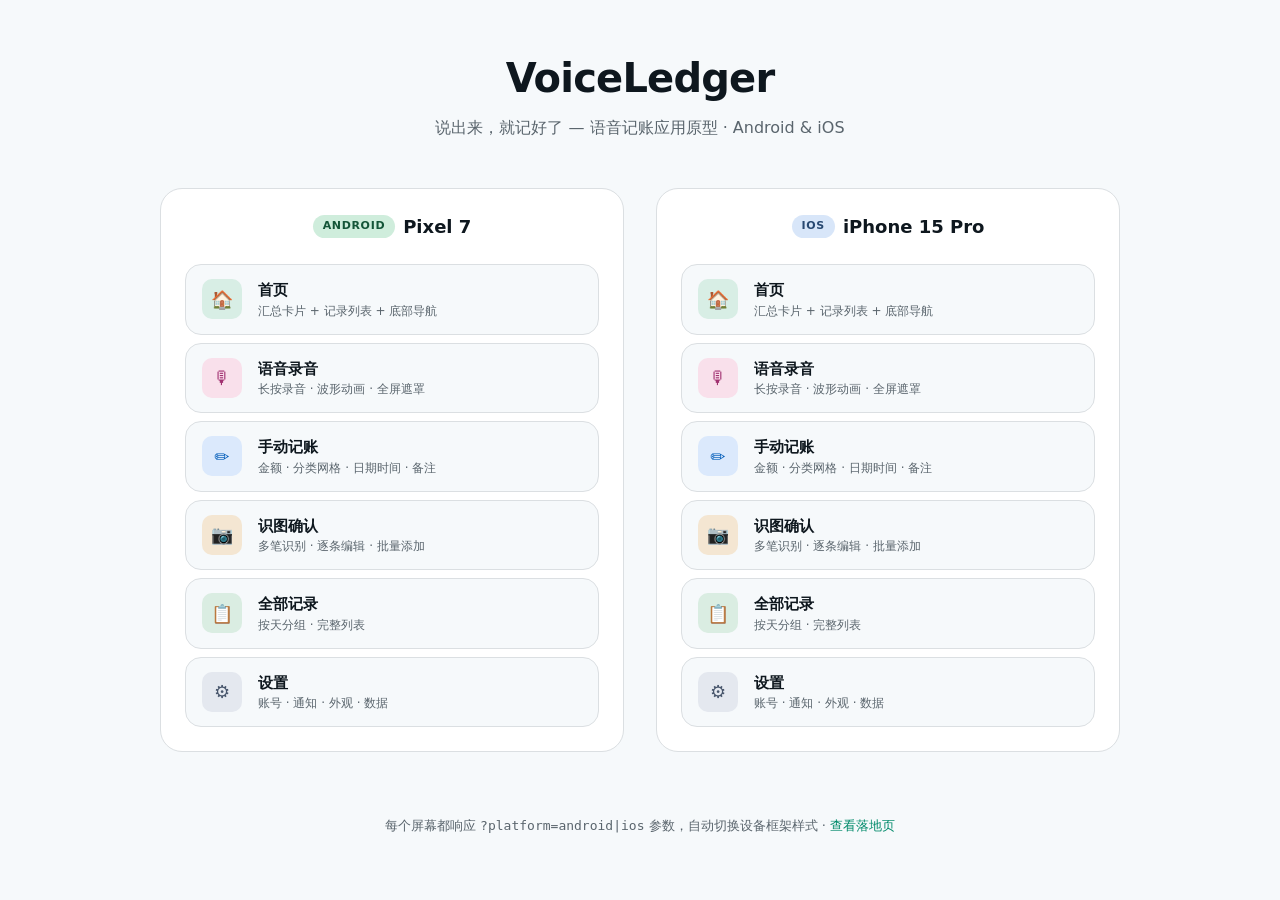
<file: AccountApp/appfront/index.html>
<!doctype html>
<html lang="zh-CN">
<head>
<meta charset="UTF-8">
<meta name="viewport" content="width=device-width, initial-scale=1.0">
<title>VoiceLedger — 语音记账原型</title>
<link rel="stylesheet" href="css/tokens.css">
<style>
  .launcher {
    min-height: 100vh;
    background: var(--bg);
    padding: 48px var(--space-lg);
  }
  .launcher-header {
    text-align: center;
    margin-bottom: 48px;
  }
  .launcher-header h1 {
    font-family: var(--font-display);
    font-size: clamp(28px, 4vw, 40px);
    font-weight: 700;
    color: var(--fg);
    letter-spacing: -0.02em;
    margin-bottom: var(--space-sm);
  }
  .launcher-header p {
    color: var(--muted);
    font-size: 16px;
  }
  .platform-grid {
    display: grid;
    grid-template-columns: repeat(auto-fit, minmax(360px, 1fr));
    gap: var(--space-xl);
    max-width: 960px;
    margin: 0 auto 64px;
  }
  .platform-col {
    background: var(--surface);
    border: 1px solid var(--border);
    border-radius: var(--radius-lg);
    padding: var(--space-lg);
  }
  .platform-col h2 {
    font-family: var(--font-display);
    font-size: 18px;
    font-weight: 600;
    color: var(--fg);
    text-align: center;
    margin-bottom: var(--space-lg);
    display: flex;
    align-items: center;
    justify-content: center;
    gap: var(--space-sm);
  }
  .platform-badge {
    font-size: 11px;
    font-weight: 600;
    text-transform: uppercase;
    letter-spacing: 0.06em;
    padding: 3px 10px;
    border-radius: var(--radius-full);
  }
  .platform-badge.android { background: oklch(92% 0.04 160); color: oklch(40% 0.08 160); }
  .platform-badge.ios { background: oklch(92% 0.03 255); color: oklch(40% 0.08 255); }
  .screen-links {
    display: flex;
    flex-direction: column;
    gap: var(--space-sm);
  }
  .screen-link {
    display: flex;
    align-items: center;
    gap: var(--space-md);
    padding: 14px var(--space-md);
    background: var(--bg);
    border: 1px solid var(--border);
    border-radius: var(--radius-md);
    text-decoration: none;
    color: var(--fg);
    font-size: 15px;
    font-weight: 500;
    transition: all var(--duration-fast) var(--ease-out);
  }
  .screen-link:hover {
    border-color: var(--accent);
    background: var(--accent-pale);
    transform: translateX(4px);
  }
  .screen-link-icon {
    width: 40px; height: 40px;
    border-radius: var(--radius-sm);
    display: flex;
    align-items: center;
    justify-content: center;
    font-size: 18px;
    flex-shrink: 0;
  }
  .screen-link-icon.home { background: oklch(93% 0.025 170); color: var(--accent); }
  .screen-link-icon.voice { background: oklch(93% 0.03 350); color: oklch(50% 0.16 350); }
  .screen-link-icon.manual { background: oklch(93% 0.03 255); color: oklch(50% 0.16 255); }
  .screen-link-icon.image { background: oklch(93% 0.03 75); color: oklch(55% 0.16 75); }
  .screen-link-icon.all { background: oklch(93% 0.025 160); color: oklch(45% 0.10 160); }
  .screen-link-icon.settings { background: oklch(93% 0.01 260); color: oklch(45% 0.04 260); }
  .screen-link-label {
    display: flex;
    flex-direction: column;
  }
  .screen-link-label span:first-child {
    font-weight: 600;
    font-size: 15px;
  }
  .screen-link-label span:last-child {
    font-size: 12px;
    color: var(--muted);
    font-weight: 400;
  }
  .footer-note {
    text-align: center;
    color: var(--muted);
    font-size: 13px;
    margin-top: var(--space-xl);
  }
  .footer-note a {
    color: var(--accent);
    text-decoration: none;
    font-weight: 500;
  }
</style>
</head>
<body>
<div class="launcher">
  <div class="launcher-header">
    <h1>VoiceLedger</h1>
    <p>说出来，就记好了 — 语音记账应用原型 · Android &amp; iOS</p>
  </div>
  <div class="platform-grid">
    <!-- Android -->
    <div class="platform-col">
      <h2><span class="platform-badge android">Android</span> Pixel 7</h2>
      <div class="screen-links">
        <a class="screen-link" href="screens/home.html?platform=android">
          <div class="screen-link-icon home">&#x1F3E0;</div>
          <div class="screen-link-label"><span>首页</span><span>汇总卡片 + 记录列表 + 底部导航</span></div>
        </a>
        <a class="screen-link" href="screens/voice-record.html?platform=android">
          <div class="screen-link-icon voice">&#x1F399;</div>
          <div class="screen-link-label"><span>语音录音</span><span>长按录音 · 波形动画 · 全屏遮罩</span></div>
        </a>
        <a class="screen-link" href="screens/manual-entry.html?platform=android">
          <div class="screen-link-icon manual">&#x270F;</div>
          <div class="screen-link-label"><span>手动记账</span><span>金额 · 分类网格 · 日期时间 · 备注</span></div>
        </a>
        <a class="screen-link" href="screens/image-confirm.html?platform=android">
          <div class="screen-link-icon image">&#x1F4F7;</div>
          <div class="screen-link-label"><span>识图确认</span><span>多笔识别 · 逐条编辑 · 批量添加</span></div>
        </a>
        <a class="screen-link" href="screens/all-records.html?platform=android">
          <div class="screen-link-icon all">&#x1F4CB;</div>
          <div class="screen-link-label"><span>全部记录</span><span>按天分组 · 完整列表</span></div>
        </a>
        <a class="screen-link" href="screens/settings.html?platform=android">
          <div class="screen-link-icon settings">&#x2699;</div>
          <div class="screen-link-label"><span>设置</span><span>账号 · 通知 · 外观 · 数据</span></div>
        </a>
      </div>
    </div>
    <!-- iOS -->
    <div class="platform-col">
      <h2><span class="platform-badge ios">iOS</span> iPhone 15 Pro</h2>
      <div class="screen-links">
        <a class="screen-link" href="screens/home.html?platform=ios">
          <div class="screen-link-icon home">&#x1F3E0;</div>
          <div class="screen-link-label"><span>首页</span><span>汇总卡片 + 记录列表 + 底部导航</span></div>
        </a>
        <a class="screen-link" href="screens/voice-record.html?platform=ios">
          <div class="screen-link-icon voice">&#x1F399;</div>
          <div class="screen-link-label"><span>语音录音</span><span>长按录音 · 波形动画 · 全屏遮罩</span></div>
        </a>
        <a class="screen-link" href="screens/manual-entry.html?platform=ios">
          <div class="screen-link-icon manual">&#x270F;</div>
          <div class="screen-link-label"><span>手动记账</span><span>金额 · 分类网格 · 日期时间 · 备注</span></div>
        </a>
        <a class="screen-link" href="screens/image-confirm.html?platform=ios">
          <div class="screen-link-icon image">&#x1F4F7;</div>
          <div class="screen-link-label"><span>识图确认</span><span>多笔识别 · 逐条编辑 · 批量添加</span></div>
        </a>
        <a class="screen-link" href="screens/all-records.html?platform=ios">
          <div class="screen-link-icon all">&#x1F4CB;</div>
          <div class="screen-link-label"><span>全部记录</span><span>按天分组 · 完整列表</span></div>
        </a>
        <a class="screen-link" href="screens/settings.html?platform=ios">
          <div class="screen-link-icon settings">&#x2699;</div>
          <div class="screen-link-label"><span>设置</span><span>账号 · 通知 · 外观 · 数据</span></div>
        </a>
      </div>
    </div>
  </div>
  <p class="footer-note">每个屏幕都响应 <code>?platform=android|ios</code> 参数，自动切换设备框架样式 &middot; <a href="landing.html">查看落地页</a></p>
</div>
</body>
</html>
</file>
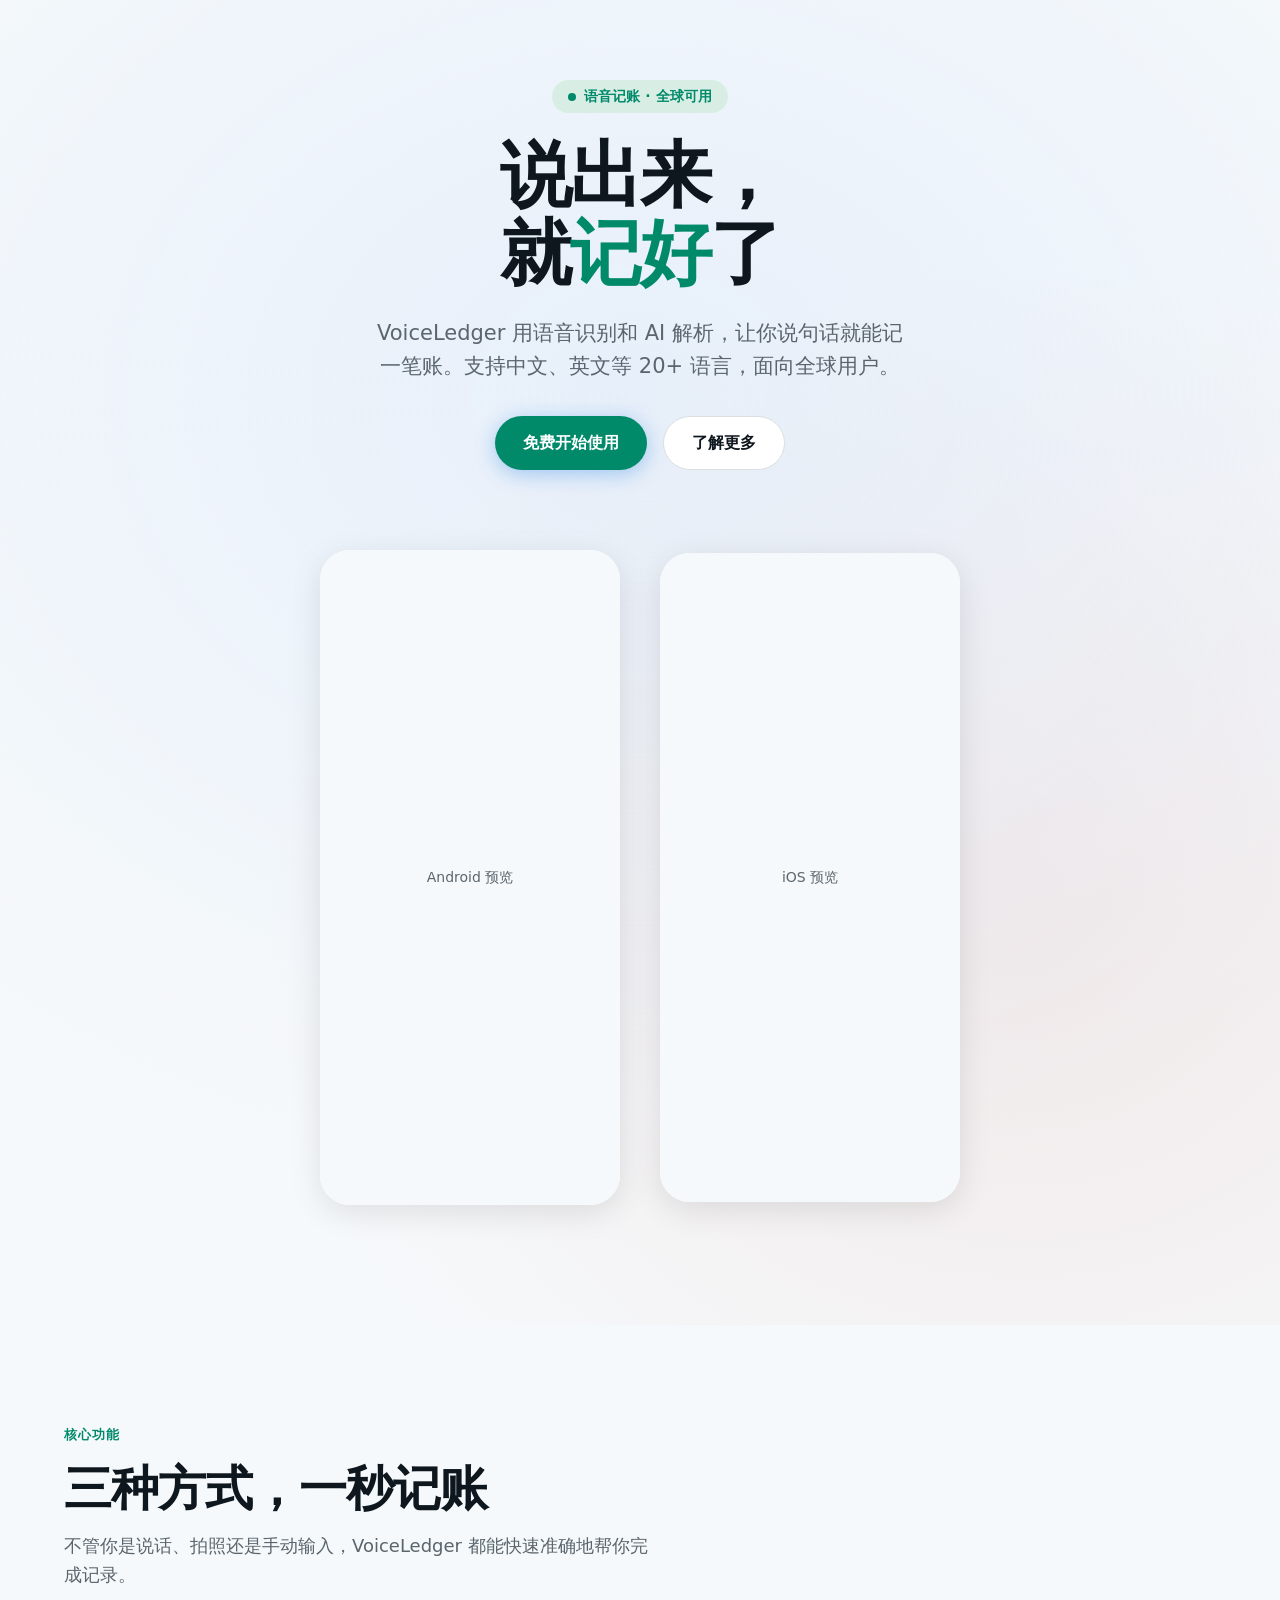
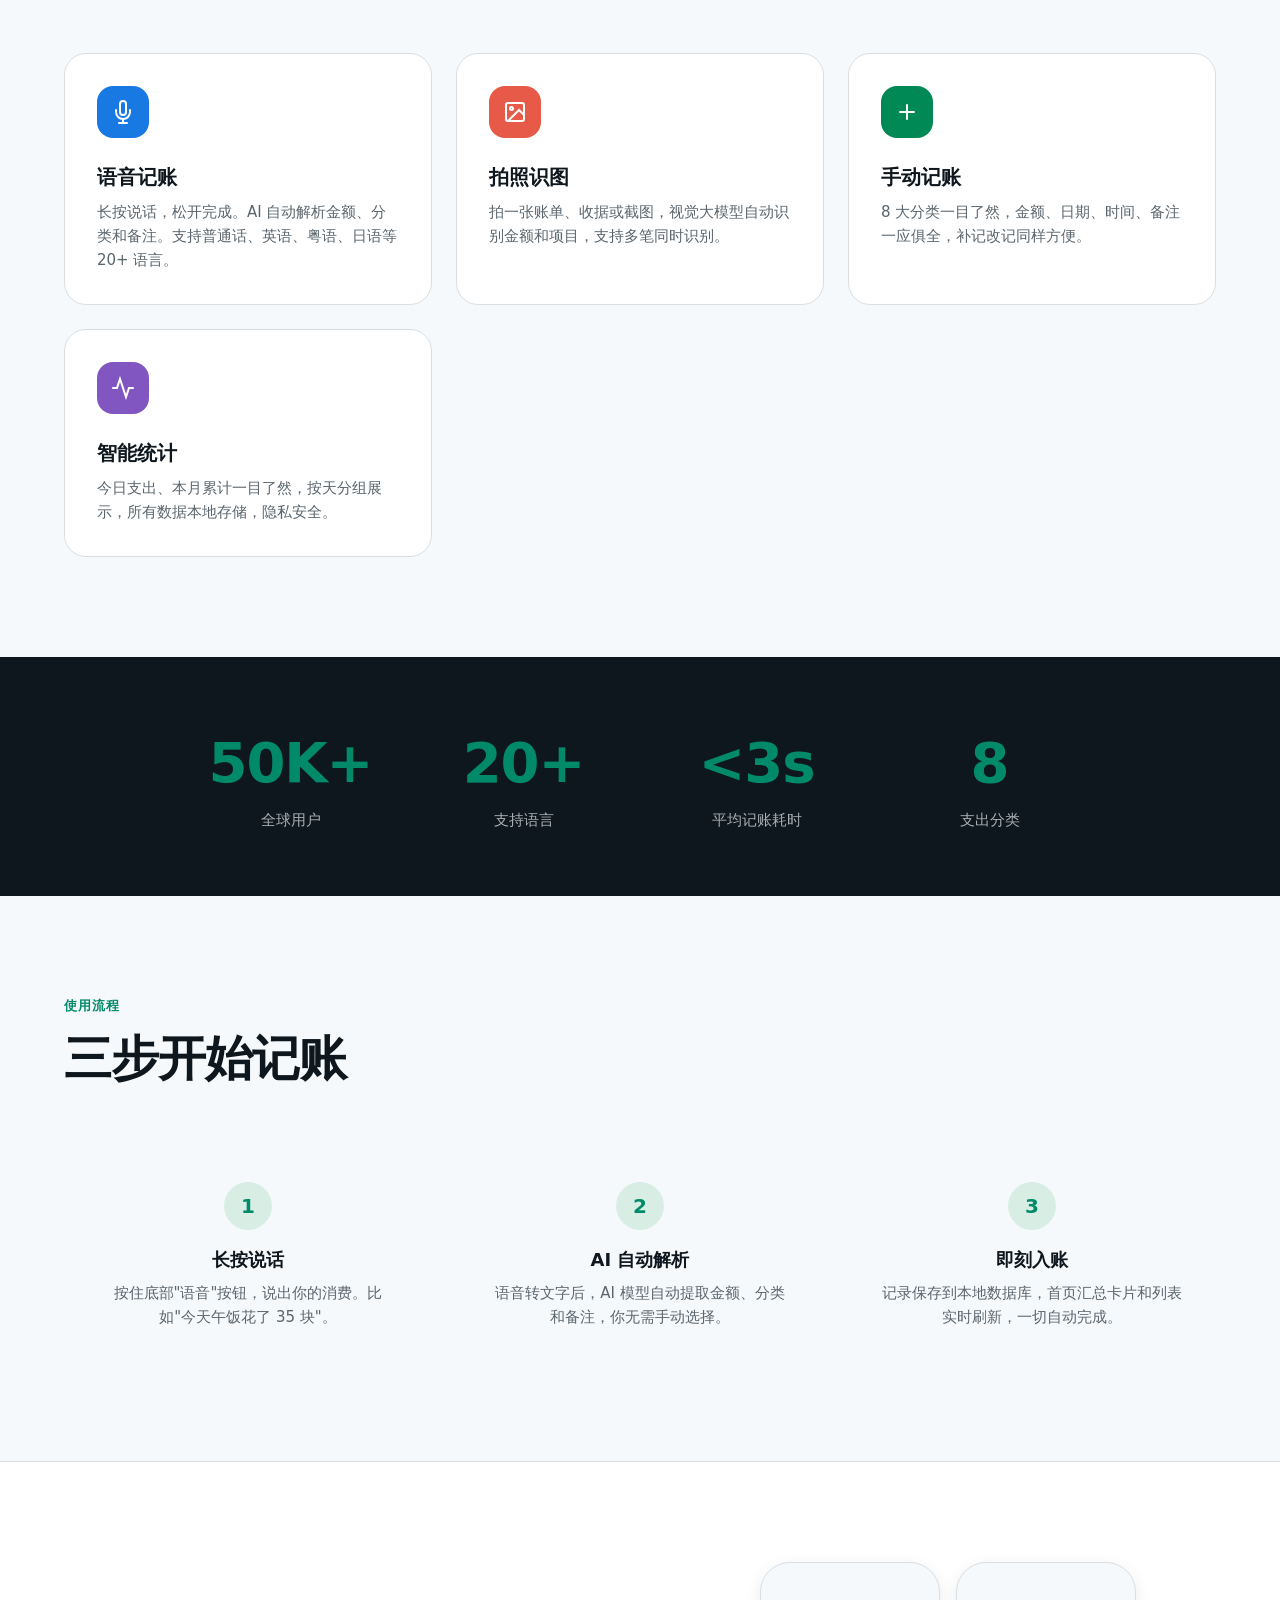
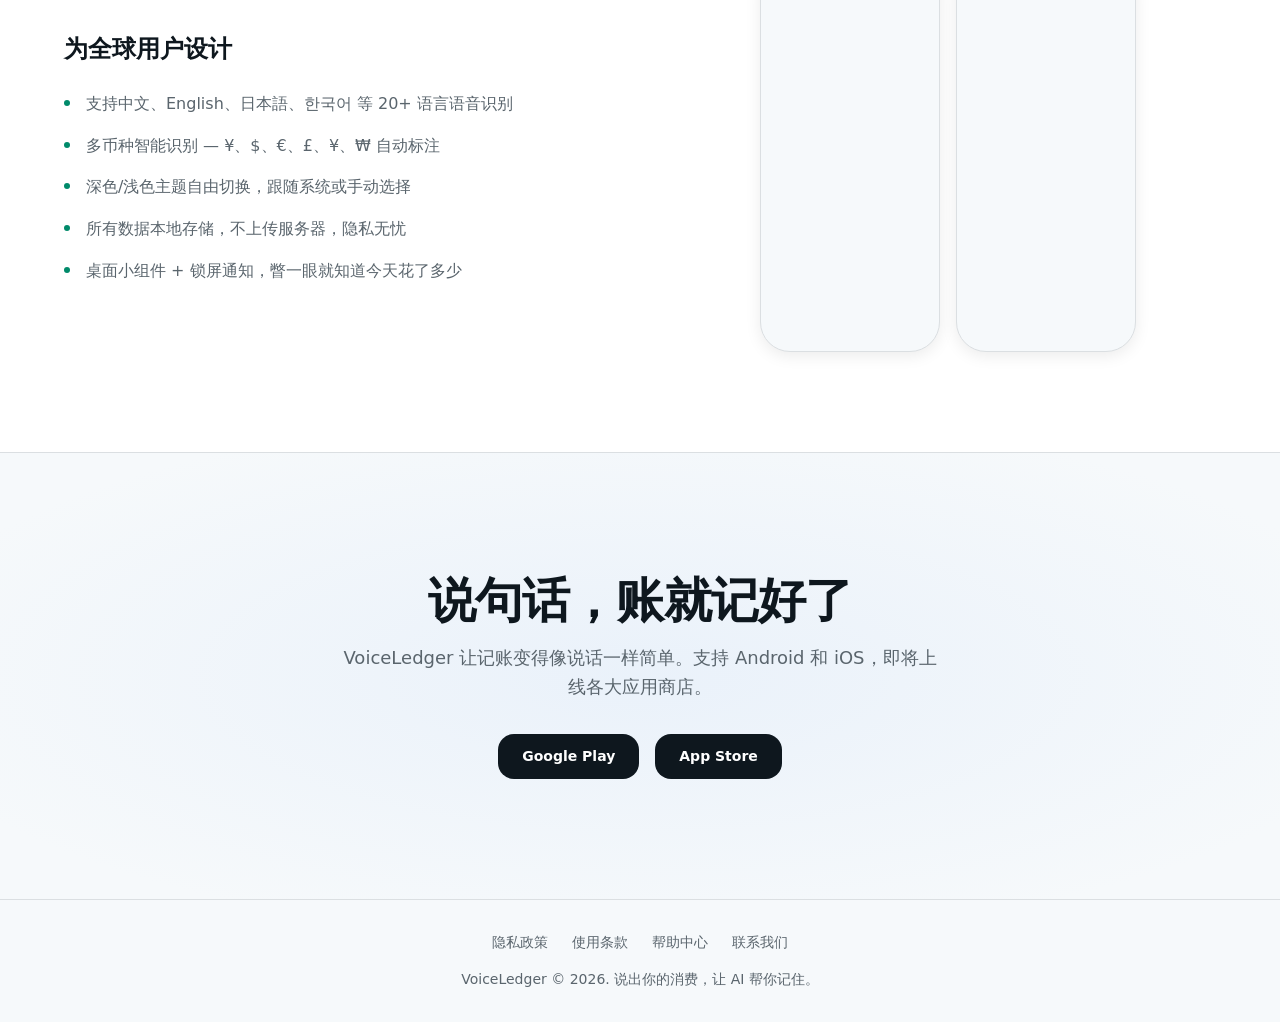
<file: AccountApp/appfront/landing.html>
<!doctype html>
<html lang="zh-CN">
<head>
<meta charset="UTF-8">
<meta name="viewport" content="width=device-width, initial-scale=1.0">
<title>VoiceLedger — 说出来，就记好</title>
<link rel="stylesheet" href="css/tokens.css">
<style>
/* === Landing Page Styles === */

/* Hero */
.hero {
  min-height: 100vh;
  display: flex;
  align-items: center;
  justify-content: center;
  text-align: center;
  padding: 80px var(--space-lg) 120px;
  position: relative;
  overflow: hidden;
}
.hero::before {
  content: '';
  position: absolute;
  inset: 0;
  background:
    radial-gradient(ellipse 80% 60% at 50% 30%, oklch(92% 0.03 255 / 0.5), transparent),
    radial-gradient(ellipse 60% 50% at 80% 70%, oklch(65% 0.12 30 / 0.12), transparent);
  pointer-events: none;
}
.hero-content {
  position: relative;
  z-index: 1;
  max-width: 720px;
}
.hero-badge {
  display: inline-flex;
  align-items: center;
  gap: 8px;
  background: var(--accent-pale);
  color: var(--accent);
  font-size: 14px;
  font-weight: 600;
  padding: 6px 16px;
  border-radius: var(--radius-full);
  margin-bottom: var(--space-lg);
}
.hero-badge-dot {
  width: 8px; height: 8px;
  border-radius: 50%;
  background: var(--accent);
  animation: pulse-dot 2s ease-in-out infinite;
}
@keyframes pulse-dot {
  0%, 100% { opacity: 1; transform: scale(1); }
  50% { opacity: 0.5; transform: scale(1.4); }
}
.hero h1 {
  font-family: var(--font-display);
  font-size: clamp(40px, 7vw, 72px);
  font-weight: 700;
  line-height: 1.08;
  letter-spacing: -0.025em;
  color: var(--fg);
  margin-bottom: var(--space-lg);
}
.hero h1 em {
  font-style: normal;
  color: var(--accent);
}
.hero p {
  font-size: clamp(17px, 2.5vw, 21px);
  color: var(--muted);
  line-height: 1.6;
  max-width: 540px;
  margin: 0 auto var(--space-xl);
}
.hero-actions {
  display: flex;
  gap: var(--space-md);
  justify-content: center;
  flex-wrap: wrap;
}
.btn {
  display: inline-flex;
  align-items: center;
  gap: 8px;
  font-family: var(--font-body);
  font-size: 16px;
  font-weight: 600;
  padding: 14px 28px;
  border: none;
  border-radius: var(--radius-full);
  cursor: pointer;
  transition: all var(--duration-fast) var(--ease-out);
  text-decoration: none;
}
.btn-primary {
  background: var(--accent);
  color: #fff;
  box-shadow: 0 4px 20px oklch(58% 0.18 255 / 0.35);
}
.btn-primary:hover {
  transform: translateY(-2px);
  box-shadow: 0 8px 30px oklch(58% 0.18 255 / 0.45);
}
.btn-outline {
  background: var(--surface);
  color: var(--fg);
  border: 1.5px solid var(--border);
}
.btn-outline:hover {
  border-color: var(--accent);
  color: var(--accent);
}

/* Floating device preview */
.hero-devices {
  position: relative;
  margin-top: 80px;
  display: flex;
  align-items: center;
  justify-content: center;
  gap: clamp(16px, 4vw, 40px);
}
.device-preview {
  border-radius: var(--radius-xl);
  box-shadow: var(--shadow-lg);
  overflow: hidden;
  background: var(--surface);
}
.device-preview.android {
  width: clamp(200px, 25vw, 300px);
  aspect-ratio: 412/900;
}
.device-preview.ios {
  width: clamp(200px, 25vw, 300px);
  aspect-ratio: 390/844;
}
.device-preview-inner {
  width: 100%; height: 100%;
  display: flex; align-items: center; justify-content: center;
  background: var(--bg);
  color: var(--muted);
  font-size: 14px;
  font-weight: 500;
}

/* Sections */
.section {
  padding: 100px var(--space-lg);
  max-width: 1200px;
  margin: 0 auto;
}
.section-label {
  font-size: 13px;
  font-weight: 700;
  text-transform: uppercase;
  letter-spacing: 0.08em;
  color: var(--accent);
  margin-bottom: var(--space-md);
}
.section h2 {
  font-family: var(--font-display);
  font-size: clamp(32px, 5vw, 48px);
  font-weight: 700;
  line-height: 1.15;
  letter-spacing: -0.02em;
  color: var(--fg);
  margin-bottom: var(--space-md);
}
.section p.lead {
  font-size: 18px;
  color: var(--muted);
  line-height: 1.6;
  max-width: 600px;
}

/* Features grid */
.features-grid {
  display: grid;
  grid-template-columns: repeat(auto-fit, minmax(300px, 1fr));
  gap: var(--space-lg);
  margin-top: 64px;
}
.feature-card {
  background: var(--surface);
  border: 1px solid var(--border);
  border-radius: var(--radius-lg);
  padding: var(--space-xl);
  transition: all var(--duration-normal) var(--ease-out);
}
.feature-card:hover {
  transform: translateY(-4px);
  box-shadow: var(--shadow-md);
}
.feature-icon {
  width: 52px; height: 52px;
  border-radius: var(--radius-md);
  display: flex; align-items: center; justify-content: center;
  font-size: 24px;
  margin-bottom: var(--space-lg);
  color: #fff;
}
.feature-icon.voice { background: oklch(58% 0.18 255); }
.feature-icon.scan { background: oklch(65% 0.18 30); }
.feature-icon.manual { background: oklch(55% 0.14 160); }
.feature-icon.smart { background: oklch(55% 0.16 300); }
.feature-card h3 {
  font-family: var(--font-display);
  font-size: 20px;
  font-weight: 600;
  color: var(--fg);
  margin-bottom: var(--space-sm);
}
.feature-card p {
  font-size: 15px;
  color: var(--muted);
  line-height: 1.6;
}

/* Stats bar */
.stats-bar {
  background: var(--fg);
  color: var(--surface);
  padding: 64px var(--space-lg);
  text-align: center;
}
.stats-bar-inner {
  max-width: 900px;
  margin: 0 auto;
  display: grid;
  grid-template-columns: repeat(auto-fit, minmax(160px, 1fr));
  gap: var(--space-xl);
}
.stat-item {
  display: flex;
  flex-direction: column;
  align-items: center;
  gap: var(--space-xs);
}
.stat-number {
  font-family: var(--font-display);
  font-size: clamp(36px, 5vw, 56px);
  font-weight: 700;
  letter-spacing: -0.02em;
  color: var(--accent);
}
.stat-label {
  font-size: 15px;
  color: oklch(75% 0.01 250);
  font-weight: 500;
}

/* How it works */
.steps {
  display: grid;
  grid-template-columns: repeat(auto-fit, minmax(250px, 1fr));
  gap: var(--space-lg);
  margin-top: 64px;
}
.step-card {
  text-align: center;
  padding: var(--space-xl);
}
.step-number {
  width: 48px; height: 48px;
  border-radius: 50%;
  background: var(--accent-pale);
  color: var(--accent);
  font-family: var(--font-display);
  font-size: 20px;
  font-weight: 700;
  display: flex; align-items: center; justify-content: center;
  margin: 0 auto var(--space-md);
}
.step-card h3 {
  font-family: var(--font-display);
  font-size: 18px;
  font-weight: 600;
  color: var(--fg);
  margin-bottom: var(--space-sm);
}
.step-card p {
  font-size: 15px;
  color: var(--muted);
  line-height: 1.6;
}

/* Showcase */
.showcase {
  background: var(--surface);
  border-top: 1px solid var(--border);
  border-bottom: 1px solid var(--border);
}
.showcase-inner {
  max-width: 1200px;
  margin: 0 auto;
  padding: 100px var(--space-lg);
  display: grid;
  grid-template-columns: 1fr 1fr;
  gap: 80px;
  align-items: center;
}
.showcase-text h2 {
  margin-bottom: var(--space-lg);
}
.showcase-text ul {
  list-style: none;
  display: flex;
  flex-direction: column;
  gap: var(--space-md);
}
.showcase-text li {
  display: flex;
  align-items: flex-start;
  gap: var(--space-md);
  font-size: 16px;
  color: var(--muted);
  line-height: 1.6;
}
.showcase-text li::before {
  content: '';
  width: 6px; height: 6px;
  border-radius: 50%;
  background: var(--accent);
  flex-shrink: 0;
  margin-top: 9px;
}
.showcase-mockup {
  display: flex;
  justify-content: center;
  gap: var(--space-md);
}
.showcase-phone {
  width: 180px;
  aspect-ratio: 390/844;
  border-radius: var(--radius-xl);
  background: var(--bg);
  border: 1px solid var(--border);
  box-shadow: var(--shadow-md);
}

/* CTA */
.cta-section {
  text-align: center;
  padding: 120px var(--space-lg);
  position: relative;
  overflow: hidden;
}
.cta-section::before {
  content: '';
  position: absolute;
  inset: 0;
  background: radial-gradient(ellipse 60% 60% at 50% 50%, oklch(92% 0.03 255 / 0.4), transparent);
  pointer-events: none;
}
.cta-inner {
  position: relative;
  z-index: 1;
  max-width: 600px;
  margin: 0 auto;
}
.cta-inner h2 {
  font-family: var(--font-display);
  font-size: clamp(32px, 5vw, 48px);
  font-weight: 700;
  line-height: 1.15;
  letter-spacing: -0.02em;
  color: var(--fg);
  margin-bottom: var(--space-md);
}
.cta-inner p {
  font-size: 18px;
  color: var(--muted);
  line-height: 1.6;
  margin-bottom: var(--space-xl);
}
.store-badges {
  display: flex;
  gap: var(--space-md);
  justify-content: center;
  flex-wrap: wrap;
}
.store-badge {
  display: inline-flex;
  align-items: center;
  gap: 8px;
  background: var(--fg);
  color: var(--surface);
  padding: 12px 24px;
  border-radius: var(--radius-md);
  font-size: 14px;
  font-weight: 600;
  text-decoration: none;
  transition: all var(--duration-fast) var(--ease-out);
}
.store-badge:hover {
  background: var(--accent);
  transform: translateY(-2px);
}

/* Footer */
.footer {
  text-align: center;
  padding: var(--space-xl) var(--space-lg);
  color: var(--muted);
  font-size: 14px;
  border-top: 1px solid var(--border);
}
.footer-links {
  display: flex;
  gap: var(--space-lg);
  justify-content: center;
  margin-bottom: var(--space-md);
}
.footer-links a {
  color: var(--muted);
  text-decoration: none;
}
.footer-links a:hover { color: var(--fg); }

/* Responsive */
@media (max-width: 768px) {
  .showcase-inner {
    grid-template-columns: 1fr;
    gap: 40px;
  }
  .showcase-mockup { display: none; }
  .hero-devices { flex-direction: column; gap: 20px; }
  .device-preview { width: 200px; }
  .section { padding: 64px var(--space-md); }
}
</style>
</head>
<body>

<!-- Hero -->
<section class="hero">
  <div class="hero-content">
    <div class="hero-badge">
      <span class="hero-badge-dot"></span>
      语音记账 · 全球可用
    </div>
    <h1>说出来，<br>就<em>记好</em>了</h1>
    <p>VoiceLedger 用语音识别和 AI 解析，让你说句话就能记一笔账。支持中文、英文等 20+ 语言，面向全球用户。</p>
    <div class="hero-actions">
      <a href="#" class="btn btn-primary">免费开始使用</a>
      <a href="#features" class="btn btn-outline">了解更多</a>
    </div>
    <div class="hero-devices">
      <div class="device-preview android">
        <div class="device-preview-inner">Android 预览</div>
      </div>
      <div class="device-preview ios">
        <div class="device-preview-inner">iOS 预览</div>
      </div>
    </div>
  </div>
</section>

<!-- Features -->
<section class="section" id="features">
  <div class="section-label">核心功能</div>
  <h2>三种方式，一秒记账</h2>
  <p class="lead">不管你是说话、拍照还是手动输入，VoiceLedger 都能快速准确地帮你完成记录。</p>
  <div class="features-grid">
    <div class="feature-card">
      <div class="feature-icon voice">
        <svg width="24" height="24" viewBox="0 0 24 24" fill="none" stroke="currentColor" stroke-width="2" stroke-linecap="round"><path d="M12 1a3 3 0 0 0-3 3v8a3 3 0 0 0 6 0V4a3 3 0 0 0-3-3z"/><path d="M19 10v2a7 7 0 0 1-14 0v-2"/><line x1="12" y1="19" x2="12" y2="23"/><line x1="8" y1="23" x2="16" y2="23"/></svg>
      </div>
      <h3>语音记账</h3>
      <p>长按说话，松开完成。AI 自动解析金额、分类和备注。支持普通话、英语、粤语、日语等 20+ 语言。</p>
    </div>
    <div class="feature-card">
      <div class="feature-icon scan">
        <svg width="24" height="24" viewBox="0 0 24 24" fill="none" stroke="currentColor" stroke-width="2" stroke-linecap="round"><rect x="3" y="3" width="18" height="18" rx="2" ry="2"/><circle cx="8.5" cy="8.5" r="1.5"/><polyline points="21 15 16 10 5 21"/></svg>
      </div>
      <h3>拍照识图</h3>
      <p>拍一张账单、收据或截图，视觉大模型自动识别金额和项目，支持多笔同时识别。</p>
    </div>
    <div class="feature-card">
      <div class="feature-icon manual">
        <svg width="24" height="24" viewBox="0 0 24 24" fill="none" stroke="currentColor" stroke-width="2" stroke-linecap="round"><line x1="12" y1="5" x2="12" y2="19"/><line x1="5" y1="12" x2="19" y2="12"/></svg>
      </div>
      <h3>手动记账</h3>
      <p>8 大分类一目了然，金额、日期、时间、备注一应俱全，补记改记同样方便。</p>
    </div>
    <div class="feature-card">
      <div class="feature-icon smart">
        <svg width="24" height="24" viewBox="0 0 24 24" fill="none" stroke="currentColor" stroke-width="2" stroke-linecap="round"><polyline points="22 12 18 12 15 21 9 3 6 12 2 12"/></svg>
      </div>
      <h3>智能统计</h3>
      <p>今日支出、本月累计一目了然，按天分组展示，所有数据本地存储，隐私安全。</p>
    </div>
  </div>
</section>

<!-- Stats -->
<div class="stats-bar">
  <div class="stats-bar-inner">
    <div class="stat-item">
      <span class="stat-number">50K+</span>
      <span class="stat-label">全球用户</span>
    </div>
    <div class="stat-item">
      <span class="stat-number">20+</span>
      <span class="stat-label">支持语言</span>
    </div>
    <div class="stat-item">
      <span class="stat-number">&lt;3s</span>
      <span class="stat-label">平均记账耗时</span>
    </div>
    <div class="stat-item">
      <span class="stat-number">8</span>
      <span class="stat-label">支出分类</span>
    </div>
  </div>
</div>

<!-- How it works -->
<section class="section">
  <div class="section-label">使用流程</div>
  <h2>三步开始记账</h2>
  <div class="steps">
    <div class="step-card">
      <div class="step-number">1</div>
      <h3>长按说话</h3>
      <p>按住底部"语音"按钮，说出你的消费。比如"今天午饭花了 35 块"。</p>
    </div>
    <div class="step-card">
      <div class="step-number">2</div>
      <h3>AI 自动解析</h3>
      <p>语音转文字后，AI 模型自动提取金额、分类和备注，你无需手动选择。</p>
    </div>
    <div class="step-card">
      <div class="step-number">3</div>
      <h3>即刻入账</h3>
      <p>记录保存到本地数据库，首页汇总卡片和列表实时刷新，一切自动完成。</p>
    </div>
  </div>
</section>

<!-- Showcase -->
<section class="showcase">
  <div class="showcase-inner">
    <div class="showcase-text">
      <h2>为全球用户设计</h2>
      <ul>
        <li>支持中文、English、日本語、한국어 等 20+ 语言语音识别</li>
        <li>多币种智能识别 — ¥、$、€、£、¥、₩ 自动标注</li>
        <li>深色/浅色主题自由切换，跟随系统或手动选择</li>
        <li>所有数据本地存储，不上传服务器，隐私无忧</li>
        <li>桌面小组件 + 锁屏通知，瞥一眼就知道今天花了多少</li>
      </ul>
    </div>
    <div class="showcase-mockup">
      <div class="showcase-phone"></div>
      <div class="showcase-phone"></div>
    </div>
  </div>
</section>

<!-- CTA -->
<section class="cta-section">
  <div class="cta-inner">
    <h2>说句话，账就记好了</h2>
    <p>VoiceLedger 让记账变得像说话一样简单。支持 Android 和 iOS，即将上线各大应用商店。</p>
    <div class="store-badges">
      <a href="#" class="store-badge">Google Play</a>
      <a href="#" class="store-badge">App Store</a>
    </div>
  </div>
</section>

<!-- Footer -->
<footer class="footer">
  <div class="footer-links">
    <a href="#">隐私政策</a>
    <a href="#">使用条款</a>
    <a href="#">帮助中心</a>
    <a href="#">联系我们</a>
  </div>
  <p>VoiceLedger © 2026. 说出你的消费，让 AI 帮你记住。</p>
</footer>

</body>
</html>
</file>
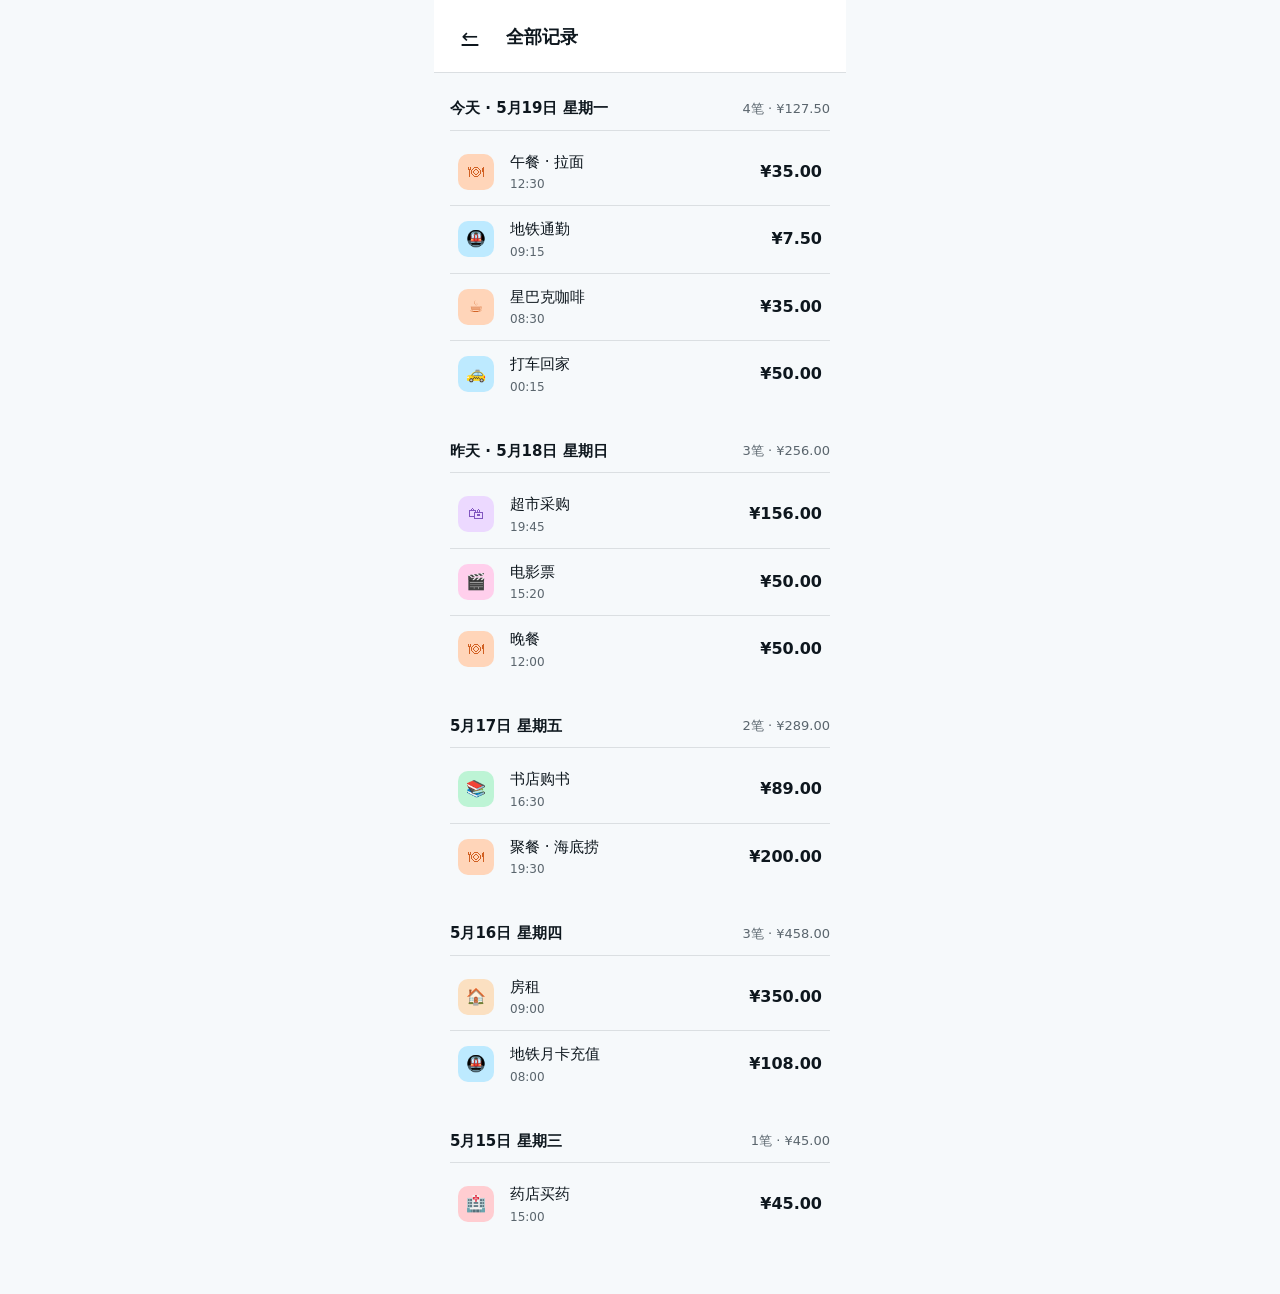
<file: AccountApp/appfront/screens/all-records.html>
<!doctype html>
<html lang="zh-CN">
<head>
<meta charset="UTF-8">
<meta name="viewport" content="width=device-width, initial-scale=1.0">
<title>全部记录 — VoiceLedger</title>
<link rel="stylesheet" href="../css/tokens.css">
<style>
  .app {
    max-width: 412px;
    margin: 0 auto;
    min-height: 100vh;
    background: var(--bg);
    display: flex;
    flex-direction: column;
  }
  .app-bar {
    display: flex;
    align-items: center;
    padding: 16px var(--space-md);
    background: var(--surface);
    border-bottom: 1px solid var(--border);
    gap: var(--space-md);
  }
  .back-btn {
    width: 40px; height: 40px;
    border: none; background: none;
    font-size: 20px; cursor: pointer;
    border-radius: var(--radius-full);
    display: flex; align-items: center; justify-content: center;
    color: var(--fg);
    transition: background var(--duration-fast);
  }
  .back-btn:hover { background: var(--accent-pale); }
  .app-bar-title {
    font-family: var(--font-display);
    font-size: 18px; font-weight: 600; color: var(--fg);
  }
  .content {
    flex: 1;
    overflow-y: auto;
    padding: var(--space-md);
    padding-bottom: var(--space-xl);
  }

  /* Record sections */
  .record-section {
    margin-bottom: var(--space-lg);
  }
  .record-date-header {
    display: flex;
    align-items: center;
    justify-content: space-between;
    padding: var(--space-sm) 0 10px;
    border-bottom: 1px solid var(--border);
    margin-bottom: var(--space-sm);
  }
  .record-date {
    font-size: 15px; font-weight: 600; color: var(--fg);
  }
  .record-count {
    font-size: 13px; color: var(--muted);
  }
  .record-item {
    display: flex;
    align-items: center;
    gap: var(--space-md);
    padding: 12px var(--space-sm);
    transition: background var(--duration-fast);
  }
  .record-item:hover { background: var(--surface); }
  .record-item + .record-item {
    border-top: 1px solid var(--border);
  }
  .record-icon {
    width: 36px; height: 36px;
    border-radius: var(--radius-sm);
    display: flex; align-items: center; justify-content: center;
    font-size: 16px; flex-shrink: 0;
  }
  .record-icon.food { background: oklch(92% 0.08 45); color: var(--cat-food); }
  .record-icon.transport { background: oklch(92% 0.08 250); color: var(--cat-transport); }
  .record-icon.shopping { background: oklch(92% 0.08 300); color: var(--cat-shopping); }
  .record-icon.entertain { background: oklch(92% 0.08 350); color: var(--cat-entertain); }
  .record-icon.medical { background: oklch(92% 0.09 15); color: var(--cat-medical); }
  .record-icon.education { background: oklch(92% 0.07 160); color: var(--cat-education); }
  .record-icon.housing { background: oklch(92% 0.05 70); color: var(--cat-housing); }
  .record-icon.other { background: oklch(92% 0.01 260); color: var(--cat-other); }
  .record-info { flex: 1; min-width: 0; }
  .record-title {
    font-size: 15px; font-weight: 500; color: var(--fg);
    white-space: nowrap; overflow: hidden; text-overflow: ellipsis;
  }
  .record-time {
    font-size: 12px; color: var(--muted); margin-top: 2px;
  }
  .record-amount {
    font-family: var(--font-display);
    font-size: 16px; font-weight: 600; color: var(--fg);
    white-space: nowrap;
  }

  .empty-state {
    text-align: center; padding: 60px var(--space-lg);
  }
  .empty-icon { font-size: 48px; margin-bottom: var(--space-md); opacity: 0.5; }
  .empty-title {
    font-family: var(--font-display);
    font-size: 18px; font-weight: 600; color: var(--fg);
    margin-bottom: var(--space-xs);
  }
  .empty-desc { font-size: 14px; color: var(--muted); }

  .app.ios .app-bar { padding-top: 48px; }
</style>
</head>
<body>
<div class="app" id="app">
  <div class="app-bar">
    <a href="home.html" class="back-btn" aria-label="返回">←</a>
    <span class="app-bar-title">全部记录</span>
  </div>

  <div class="content">
    <!-- May 19 -->
    <div class="record-section">
      <div class="record-date-header">
        <span class="record-date">今天 · 5月19日 星期一</span>
        <span class="record-count">4笔 · ¥127.50</span>
      </div>
      <div class="record-item">
        <div class="record-icon food">&#x1F37D;</div>
        <div class="record-info">
          <div class="record-title">午餐 · 拉面</div>
          <div class="record-time">12:30</div>
        </div>
        <div class="record-amount">¥35.00</div>
      </div>
      <div class="record-item">
        <div class="record-icon transport">&#x1F687;</div>
        <div class="record-info">
          <div class="record-title">地铁通勤</div>
          <div class="record-time">09:15</div>
        </div>
        <div class="record-amount">¥7.50</div>
      </div>
      <div class="record-item">
        <div class="record-icon food">&#x2615;</div>
        <div class="record-info">
          <div class="record-title">星巴克咖啡</div>
          <div class="record-time">08:30</div>
        </div>
        <div class="record-amount">¥35.00</div>
      </div>
      <div class="record-item">
        <div class="record-icon transport">&#x1F695;</div>
        <div class="record-info">
          <div class="record-title">打车回家</div>
          <div class="record-time">00:15</div>
        </div>
        <div class="record-amount">¥50.00</div>
      </div>
    </div>

    <!-- May 18 -->
    <div class="record-section">
      <div class="record-date-header">
        <span class="record-date">昨天 · 5月18日 星期日</span>
        <span class="record-count">3笔 · ¥256.00</span>
      </div>
      <div class="record-item">
        <div class="record-icon shopping">&#x1F6CD;</div>
        <div class="record-info">
          <div class="record-title">超市采购</div>
          <div class="record-time">19:45</div>
        </div>
        <div class="record-amount">¥156.00</div>
      </div>
      <div class="record-item">
        <div class="record-icon entertain">&#x1F3AC;</div>
        <div class="record-info">
          <div class="record-title">电影票</div>
          <div class="record-time">15:20</div>
        </div>
        <div class="record-amount">¥50.00</div>
      </div>
      <div class="record-item">
        <div class="record-icon food">&#x1F37D;</div>
        <div class="record-info">
          <div class="record-title">晚餐</div>
          <div class="record-time">12:00</div>
        </div>
        <div class="record-amount">¥50.00</div>
      </div>
    </div>

    <!-- May 17 -->
    <div class="record-section">
      <div class="record-date-header">
        <span class="record-date">5月17日 星期五</span>
        <span class="record-count">2笔 · ¥289.00</span>
      </div>
      <div class="record-item">
        <div class="record-icon education">&#x1F4DA;</div>
        <div class="record-info">
          <div class="record-title">书店购书</div>
          <div class="record-time">16:30</div>
        </div>
        <div class="record-amount">¥89.00</div>
      </div>
      <div class="record-item">
        <div class="record-icon food">&#x1F37D;</div>
        <div class="record-info">
          <div class="record-title">聚餐 · 海底捞</div>
          <div class="record-time">19:30</div>
        </div>
        <div class="record-amount">¥200.00</div>
      </div>
    </div>

    <!-- May 16 -->
    <div class="record-section">
      <div class="record-date-header">
        <span class="record-date">5月16日 星期四</span>
        <span class="record-count">3笔 · ¥458.00</span>
      </div>
      <div class="record-item">
        <div class="record-icon housing">&#x1F3E0;</div>
        <div class="record-info">
          <div class="record-title">房租</div>
          <div class="record-time">09:00</div>
        </div>
        <div class="record-amount">¥350.00</div>
      </div>
      <div class="record-item">
        <div class="record-icon transport">&#x1F687;</div>
        <div class="record-info">
          <div class="record-title">地铁月卡充值</div>
          <div class="record-time">08:00</div>
        </div>
        <div class="record-amount">¥108.00</div>
      </div>
    </div>

    <!-- May 15 -->
    <div class="record-section">
      <div class="record-date-header">
        <span class="record-date">5月15日 星期三</span>
        <span class="record-count">1笔 · ¥45.00</span>
      </div>
      <div class="record-item">
        <div class="record-icon medical">&#x1F3E5;</div>
        <div class="record-info">
          <div class="record-title">药店买药</div>
          <div class="record-time">15:00</div>
        </div>
        <div class="record-amount">¥45.00</div>
      </div>
    </div>
  </div>
</div>

<script>
  const params = new URLSearchParams(window.location.search);
  if (params.get('platform') === 'ios') {
    document.getElementById('app').classList.add('ios');
  }
</script>
</body>
</html>
</file>
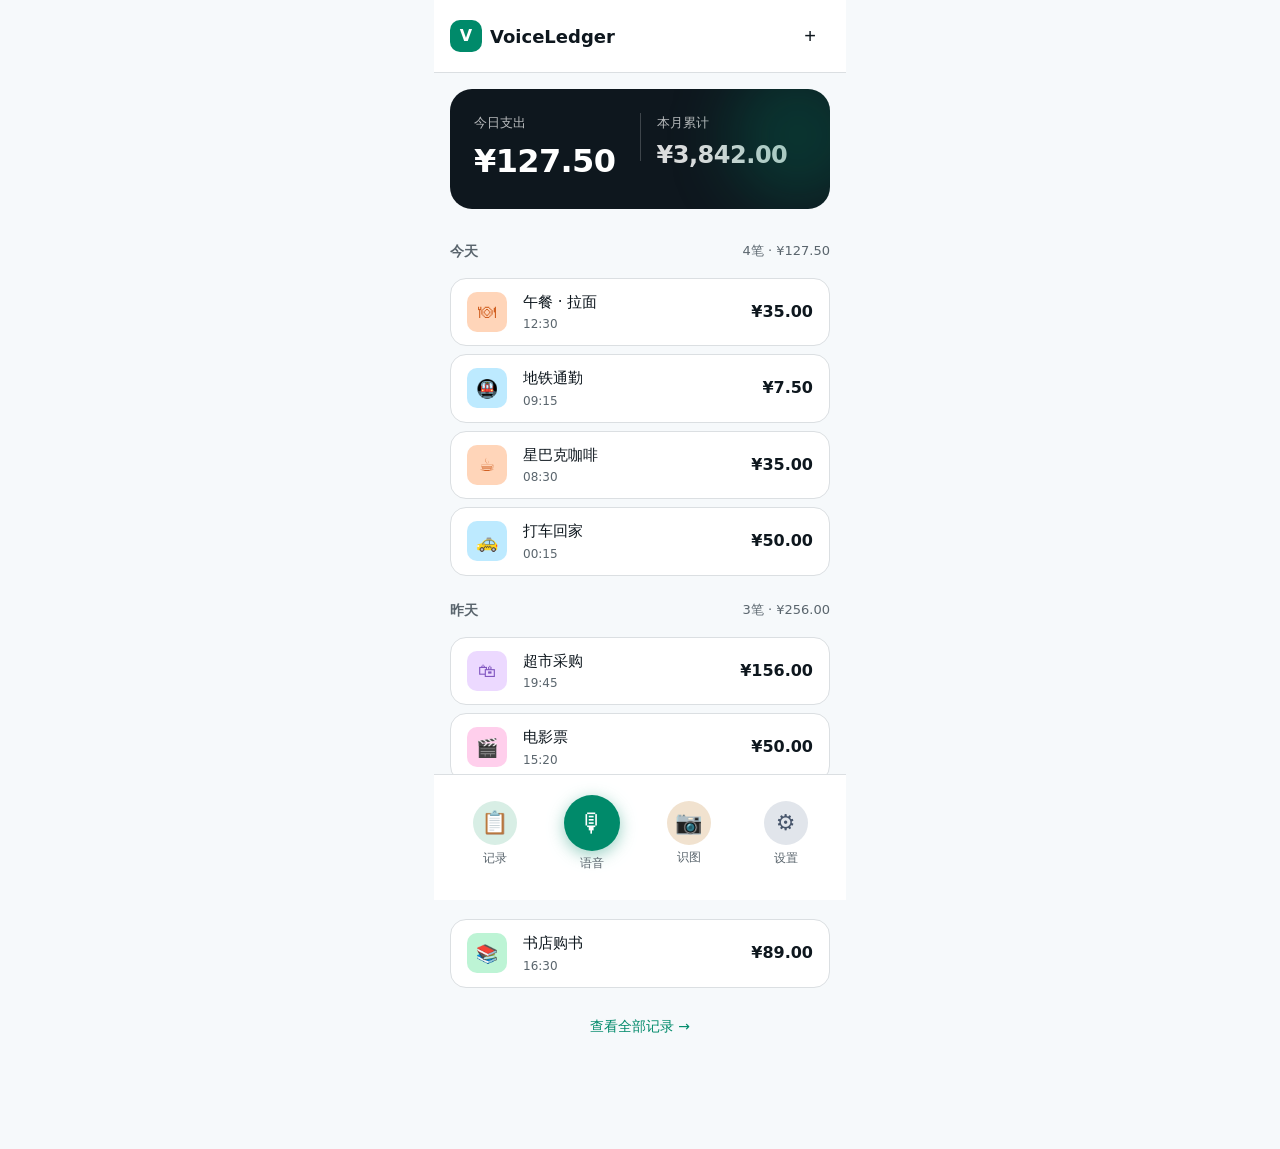
<file: AccountApp/appfront/screens/home.html>
<!doctype html>
<html lang="zh-CN">
<head>
<meta charset="UTF-8">
<meta name="viewport" content="width=device-width, initial-scale=1.0">
<title>首页 — VoiceLedger</title>
<link rel="stylesheet" href="../css/tokens.css">
<style>
  /* === App Shell === */
  .app {
    max-width: 412px;
    margin: 0 auto;
    min-height: 100vh;
    background: var(--bg);
    position: relative;
    display: flex;
    flex-direction: column;
  }

  /* === App Bar === */
  .app-bar {
    display: flex;
    align-items: center;
    justify-content: space-between;
    padding: 16px var(--space-md);
    background: var(--surface);
    border-bottom: 1px solid var(--border);
    flex-shrink: 0;
  }
  .app-bar-left {
    display: flex;
    align-items: center;
    gap: var(--space-sm);
  }
  .app-bar-icon {
    width: 32px; height: 32px;
    border-radius: var(--radius-sm);
    background: var(--accent);
    display: flex; align-items: center; justify-content: center;
    color: #fff;
    font-size: 16px;
    font-weight: 700;
  }
  .app-bar-title {
    font-family: var(--font-display);
    font-size: 18px;
    font-weight: 600;
    color: var(--fg);
  }
  .app-bar-action {
    width: 40px; height: 40px;
    border: none;
    background: transparent;
    color: var(--fg);
    font-size: 20px;
    cursor: pointer;
    border-radius: var(--radius-full);
    display: flex; align-items: center; justify-content: center;
    transition: background var(--duration-fast);
  }
  .app-bar-action:hover { background: var(--accent-pale); }

  /* === Content === */
  .content {
    flex: 1;
    overflow-y: auto;
    padding: var(--space-md);
    padding-bottom: 100px; /* space for bottom bar */
  }

  /* === Summary Card === */
  .summary-card {
    background: var(--fg);
    border-radius: var(--radius-lg);
    padding: var(--space-lg);
    color: var(--surface);
    margin-bottom: var(--space-lg);
    position: relative;
    overflow: hidden;
  }
  .summary-card::after {
    content: '';
    position: absolute;
    top: -20%; right: -10%;
    width: 140px; height: 140px;
    border-radius: 50%;
    background: oklch(56% 0.12 170 / 0.25);
    filter: blur(30px);
  }
  .summary-row {
    display: flex;
    justify-content: space-between;
    align-items: flex-start;
  }
  .summary-item {
    flex: 1;
  }
  .summary-label {
    font-size: 13px;
    font-weight: 500;
    opacity: 0.7;
    margin-bottom: 4px;
  }
  .summary-value {
    font-family: var(--font-display);
    font-size: 32px;
    font-weight: 700;
    letter-spacing: -0.02em;
  }
  .summary-value.monthly {
    font-size: 24px;
    opacity: 0.85;
  }
  .summary-divider {
    width: 1px;
    height: 48px;
    background: oklch(100% 0 0 / 0.2);
    margin: 0 var(--space-md);
    flex-shrink: 0;
  }

  /* === Record List === */
  .record-section {
    margin-bottom: var(--space-md);
  }
  .record-date-header {
    display: flex;
    align-items: center;
    justify-content: space-between;
    padding: var(--space-sm) 0;
    margin-bottom: var(--space-sm);
  }
  .record-date {
    font-size: 14px;
    font-weight: 600;
    color: var(--muted);
  }
  .record-count {
    font-size: 13px;
    color: var(--muted);
    font-weight: 400;
  }
  .record-item {
    display: flex;
    align-items: center;
    gap: var(--space-md);
    padding: 12px var(--space-md);
    background: var(--surface);
    border: 1px solid var(--border);
    border-radius: var(--radius-md);
    margin-bottom: var(--space-sm);
    cursor: pointer;
    transition: all var(--duration-fast);
  }
  .record-item:hover {
    border-color: var(--accent);
    transform: translateX(2px);
  }
  .record-icon {
    width: 40px; height: 40px;
    border-radius: var(--radius-sm);
    display: flex; align-items: center; justify-content: center;
    font-size: 18px;
    flex-shrink: 0;
  }
  .record-icon.food { background: oklch(92% 0.08 45); color: var(--cat-food); }
  .record-icon.transport { background: oklch(92% 0.08 250); color: var(--cat-transport); }
  .record-icon.shopping { background: oklch(92% 0.08 300); color: var(--cat-shopping); }
  .record-icon.entertain { background: oklch(92% 0.08 350); color: var(--cat-entertain); }
  .record-icon.medical { background: oklch(92% 0.09 15); color: var(--cat-medical); }
  .record-icon.education { background: oklch(92% 0.07 160); color: var(--cat-education); }
  .record-icon.housing { background: oklch(92% 0.05 70); color: var(--cat-housing); }
  .record-icon.other { background: oklch(92% 0.01 260); color: var(--cat-other); }
  .record-info {
    flex: 1;
    min-width: 0;
  }
  .record-title {
    font-size: 15px;
    font-weight: 500;
    color: var(--fg);
    white-space: nowrap;
    overflow: hidden;
    text-overflow: ellipsis;
  }
  .record-time {
    font-size: 12px;
    color: var(--muted);
    margin-top: 2px;
  }
  .record-amount {
    font-family: var(--font-display);
    font-size: 16px;
    font-weight: 600;
    color: var(--fg);
    white-space: nowrap;
  }

  /* === View More === */
  .view-more {
    display: block;
    text-align: center;
    padding: 12px;
    color: var(--accent);
    font-size: 14px;
    font-weight: 500;
    text-decoration: none;
    margin-top: var(--space-sm);
  }
  .view-more:hover { text-decoration: underline; }

  /* === Empty State === */
  .empty-state {
    text-align: center;
    padding: 60px var(--space-lg);
  }
  .empty-icon {
    font-size: 48px;
    margin-bottom: var(--space-md);
    opacity: 0.5;
  }
  .empty-title {
    font-family: var(--font-display);
    font-size: 18px;
    font-weight: 600;
    color: var(--fg);
    margin-bottom: var(--space-xs);
  }
  .empty-desc {
    font-size: 14px;
    color: var(--muted);
  }

  /* === Bottom Bar === */
  .bottom-bar {
    position: fixed;
    bottom: 0;
    left: 50%;
    transform: translateX(-50%);
    width: 100%;
    max-width: 412px;
    display: flex;
    align-items: center;
    gap: var(--space-sm);
    padding: 12px var(--space-md) 20px;
    background: var(--surface);
    border-top: 1px solid var(--border);
    z-index: 10;
  }
  .bottom-btn {
    flex: 1;
    display: flex;
    flex-direction: column;
    align-items: center;
    gap: 4px;
    padding: 8px;
    border: none;
    background: none;
    color: var(--muted);
    font-size: 12px;
    font-weight: 500;
    cursor: pointer;
    text-decoration: none;
    transition: color var(--duration-fast);
  }
  .bottom-btn:hover, .bottom-btn:active {
    color: var(--fg);
  }
  .bottom-btn-icon {
    width: 44px; height: 44px;
    border-radius: var(--radius-full);
    display: flex; align-items: center; justify-content: center;
    font-size: 22px;
    transition: all var(--duration-fast);
  }
  .bottom-btn.records .bottom-btn-icon { background: var(--accent-pale); color: var(--accent); }
  .bottom-btn.voice .bottom-btn-icon {
    width: 56px; height: 56px;
    background: var(--accent);
    color: #fff;
    border-radius: var(--radius-full);
    font-size: 26px;
    box-shadow: 0 4px 16px oklch(56% 0.12 170 / 0.4);
  }
  .bottom-btn.voice:active .bottom-btn-icon {
    transform: scale(0.95);
    background: oklch(48% 0.10 170);
  }
  .bottom-btn.image .bottom-btn-icon { background: oklch(92% 0.03 75); color: oklch(55% 0.16 75); }
  .bottom-btn.settings .bottom-btn-icon { background: oklch(92% 0.01 260); color: oklch(45% 0.04 260); }

  /* === Platform Variants === */
  .app.ios .app-bar {
    padding-top: 48px; /* status bar */
  }
  .app.ios .bottom-bar {
    padding-bottom: 34px; /* home indicator */
  }

  /* === Swipe delete === */
  .record-item-wrapper {
    position: relative;
    overflow: hidden;
    margin-bottom: var(--space-sm);
  }
  .swipe-delete {
    position: absolute;
    right: 0;
    top: 0;
    bottom: 0;
    width: 80px;
    background: var(--danger);
    display: flex; align-items: center; justify-content: center;
    color: #fff;
    font-size: 14px;
    font-weight: 600;
    transform: translateX(100%);
    transition: transform var(--duration-normal);
  }
  .record-item-wrapper.swiped .swipe-delete {
    transform: translateX(0);
  }
  .record-item-wrapper.swiped .record-item {
    transform: translateX(-60px);
  }

  /* === Dialog === */
  .dialog-overlay {
    position: fixed;
    inset: 0;
    background: rgba(0,0,0,0.4);
    display: flex; align-items: center; justify-content: center;
    z-index: 100;
    opacity: 0;
    pointer-events: none;
    transition: opacity var(--duration-normal);
  }
  .dialog-overlay.open {
    opacity: 1;
    pointer-events: all;
  }
  .dialog {
    background: var(--surface);
    border-radius: var(--radius-lg);
    padding: var(--space-lg);
    width: 90%;
    max-width: 320px;
    text-align: center;
    transform: translateY(20px);
    transition: transform var(--duration-normal);
  }
  .dialog-overlay.open .dialog {
    transform: translateY(0);
  }
  .dialog h3 {
    font-family: var(--font-display);
    font-size: 18px;
    font-weight: 600;
    color: var(--fg);
    margin-bottom: var(--space-sm);
  }
  .dialog p {
    font-size: 14px;
    color: var(--muted);
    margin-bottom: var(--space-lg);
  }
  .dialog-actions {
    display: flex;
    gap: var(--space-sm);
  }
  .dialog-btn {
    flex: 1;
    padding: 12px;
    border: none;
    border-radius: var(--radius-md);
    font-size: 15px;
    font-weight: 600;
    cursor: pointer;
  }
  .dialog-btn.cancel {
    background: var(--bg);
    color: var(--muted);
  }
  .dialog-btn.confirm {
    background: var(--danger);
    color: #fff;
  }

  /* === SnackBar === */
  .snackbar {
    position: fixed;
    bottom: 100px;
    left: 50%;
    transform: translateX(-50%) translateY(80px);
    background: var(--fg);
    color: var(--surface);
    padding: 12px 24px;
    border-radius: var(--radius-full);
    font-size: 14px;
    font-weight: 500;
    opacity: 0;
    transition: all var(--duration-normal) var(--ease-out);
    z-index: 200;
    white-space: nowrap;
  }
  .snackbar.show {
    opacity: 1;
    transform: translateX(-50%) translateY(0);
  }
</style>
</head>
<body>
<div class="app" id="app">
  <!-- App Bar -->
  <div class="app-bar">
    <div class="app-bar-left">
      <div class="app-bar-icon">V</div>
      <span class="app-bar-title">VoiceLedger</span>
    </div>
    <button class="app-bar-action" onclick="openManualEntry()" aria-label="手动记账">+</button>
  </div>

  <!-- Content -->
  <div class="content">
    <!-- Summary Card -->
    <div class="summary-card">
      <div class="summary-row">
        <div class="summary-item">
          <div class="summary-label">今日支出</div>
          <div class="summary-value">¥<span id="today-total">127.50</span></div>
        </div>
        <div class="summary-divider"></div>
        <div class="summary-item">
          <div class="summary-label">本月累计</div>
          <div class="summary-value monthly">¥<span id="monthly-total">3,842.00</span></div>
        </div>
      </div>
    </div>

    <!-- Records -->
    <div id="record-list">
      <!-- Today -->
      <div class="record-section">
        <div class="record-date-header">
          <span class="record-date">今天</span>
          <span class="record-count">4笔 · ¥127.50</span>
        </div>
        <div class="record-item" onclick="recordClick(this)">
          <div class="record-icon food">&#x1F37D;</div>
          <div class="record-info">
            <div class="record-title">午餐 · 拉面</div>
            <div class="record-time">12:30</div>
          </div>
          <div class="record-amount">¥35.00</div>
        </div>
        <div class="record-item" onclick="recordClick(this)">
          <div class="record-icon transport">&#x1F687;</div>
          <div class="record-info">
            <div class="record-title">地铁通勤</div>
            <div class="record-time">09:15</div>
          </div>
          <div class="record-amount">¥7.50</div>
        </div>
        <div class="record-item" onclick="recordClick(this)">
          <div class="record-icon food">&#x2615;</div>
          <div class="record-info">
            <div class="record-title">星巴克咖啡</div>
            <div class="record-time">08:30</div>
          </div>
          <div class="record-amount">¥35.00</div>
        </div>
        <div class="record-item" onclick="recordClick(this)">
          <div class="record-icon transport">&#x1F695;</div>
          <div class="record-info">
            <div class="record-title">打车回家</div>
            <div class="record-time">00:15</div>
          </div>
          <div class="record-amount">¥50.00</div>
        </div>
      </div>

      <!-- Yesterday -->
      <div class="record-section">
        <div class="record-date-header">
          <span class="record-date">昨天</span>
          <span class="record-count">3笔 · ¥256.00</span>
        </div>
        <div class="record-item" onclick="recordClick(this)">
          <div class="record-icon shopping">&#x1F6CD;</div>
          <div class="record-info">
            <div class="record-title">超市采购</div>
            <div class="record-time">19:45</div>
          </div>
          <div class="record-amount">¥156.00</div>
        </div>
        <div class="record-item" onclick="recordClick(this)">
          <div class="record-icon entertain">&#x1F3AC;</div>
          <div class="record-info">
            <div class="record-title">电影票</div>
            <div class="record-time">15:20</div>
          </div>
          <div class="record-amount">¥50.00</div>
        </div>
        <div class="record-item" onclick="recordClick(this)">
          <div class="record-icon food">&#x1F37D;</div>
          <div class="record-info">
            <div class="record-title">晚餐</div>
            <div class="record-time">12:00</div>
          </div>
          <div class="record-amount">¥50.00</div>
        </div>
      </div>

      <!-- May 17 -->
      <div class="record-section">
        <div class="record-date-header">
          <span class="record-date">5月17日 星期五</span>
          <span class="record-count">2笔 · ¥89.00</span>
        </div>
        <div class="record-item" onclick="recordClick(this)">
          <div class="record-icon education">&#x1F4DA;</div>
          <div class="record-info">
            <div class="record-title">书店购书</div>
            <div class="record-time">16:30</div>
          </div>
          <div class="record-amount">¥89.00</div>
        </div>
      </div>
    </div>

    <!-- View More -->
    <a href="all-records.html" class="view-more">查看全部记录 →</a>
  </div>

  <!-- Bottom Bar -->
  <div class="bottom-bar">
    <a href="all-records.html" class="bottom-btn records">
      <div class="bottom-btn-icon">&#x1F4CB;</div>
      <span>记录</span>
    </a>
    <button class="bottom-btn voice" id="voiceBtn" aria-label="语音记账">
      <div class="bottom-btn-icon">&#x1F399;</div>
      <span>语音</span>
    </button>
    <button class="bottom-btn image" onclick="openImageConfirm()" aria-label="识图记账">
      <div class="bottom-btn-icon">&#x1F4F7;</div>
      <span>识图</span>
    </button>
    <a href="settings.html" class="bottom-btn settings">
      <div class="bottom-btn-icon">&#x2699;</div>
      <span>设置</span>
    </a>
  </div>
</div>

<!-- Delete Confirmation Dialog -->
<div class="dialog-overlay" id="deleteDialog">
  <div class="dialog">
    <h3>确认删除</h3>
    <p>此操作不可撤销，确定要删除这条记录吗？</p>
    <div class="dialog-actions">
      <button class="dialog-btn cancel" onclick="closeDialog()">取消</button>
      <button class="dialog-btn confirm" onclick="confirmDelete()">删除</button>
    </div>
  </div>
</div>

<!-- SnackBar -->
<div class="snackbar" id="snackbar"></div>

<script>
  // Platform detection
  const params = new URLSearchParams(window.location.search);
  const platform = params.get('platform') || 'android';
  if (platform === 'ios') {
    document.getElementById('app').classList.add('ios');
  }

  // Swipe to delete
  let currentSwipeItem = null;
  document.querySelectorAll('.record-item').forEach(item => {
    let startX = 0;
    let currentX = 0;
    item.addEventListener('touchstart', e => {
      startX = e.touches[0].clientX;
    });
    item.addEventListener('touchmove', e => {
      currentX = e.touches[0].clientX;
      const diff = startX - currentX;
      if (diff > 60) {
        item.closest('.record-item').style.transform = 'translateX(-60px)';
      }
    });
    item.addEventListener('touchend', () => {
      const diff = startX - currentX;
      if (diff > 60) {
        currentSwipeItem = item;
        item.style.transform = 'translateX(-60px)';
        item.style.transition = 'transform 0.2s';
      } else {
        item.style.transform = '';
      }
    });
  });

  // Voice button - long press
  let voiceTimer = null;
  const voiceBtn = document.getElementById('voiceBtn');
  voiceBtn.addEventListener('mousedown', () => {
    voiceTimer = setTimeout(() => {
      window.location.href = 'voice-record.html';
    }, 300);
  });
  voiceBtn.addEventListener('mouseup', () => clearTimeout(voiceTimer));
  voiceBtn.addEventListener('mouseleave', () => clearTimeout(voiceTimer));

  // Record click
  function recordClick(el) {
    // Reserved for future detail view
  }

  // Manual entry
  function openManualEntry() {
    window.location.href = 'manual-entry.html';
  }

  // Image confirm
  function openImageConfirm() {
    window.location.href = 'image-confirm.html';
  }

  // Dialog
  function closeDialog() {
    document.getElementById('deleteDialog').classList.remove('open');
  }
  function confirmDelete() {
    if (currentSwipeItem) {
      currentSwipeItem.closest('.record-item').remove();
      showSnackbar('记录已删除');
    }
    closeDialog();
  }

  // SnackBar
  function showSnackbar(msg) {
    const sb = document.getElementById('snackbar');
    sb.textContent = msg;
    sb.classList.add('show');
    setTimeout(() => sb.classList.remove('show'), 2000);
  }
</script>
</body>
</html>
</file>
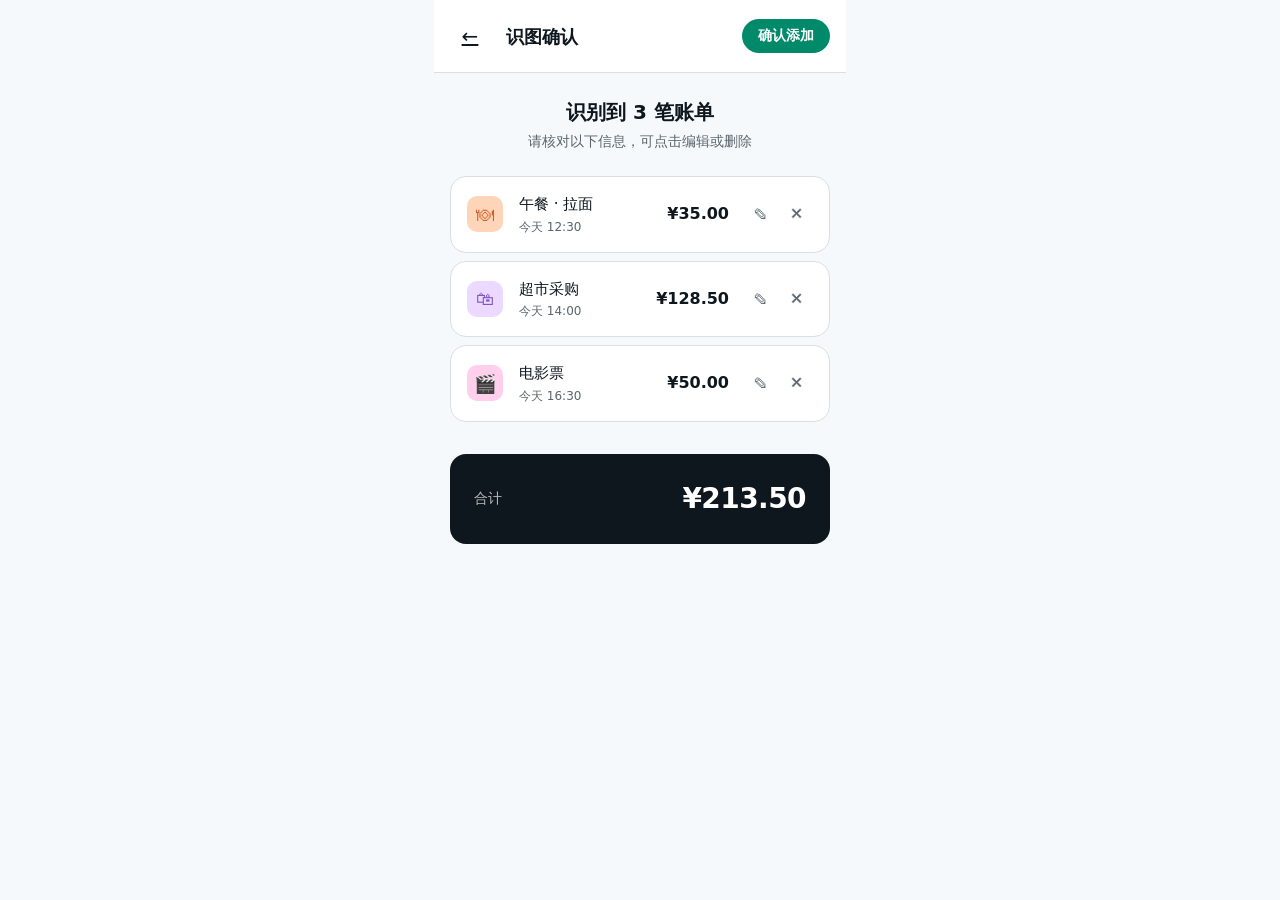
<file: AccountApp/appfront/screens/image-confirm.html>
<!doctype html>
<html lang="zh-CN">
<head>
<meta charset="UTF-8">
<meta name="viewport" content="width=device-width, initial-scale=1.0">
<title>识图确认 — VoiceLedger</title>
<link rel="stylesheet" href="../css/tokens.css">
<style>
  .app {
    max-width: 412px;
    margin: 0 auto;
    min-height: 100vh;
    background: var(--bg);
    display: flex;
    flex-direction: column;
  }
  .app-bar {
    display: flex;
    align-items: center;
    padding: 16px var(--space-md);
    background: var(--surface);
    border-bottom: 1px solid var(--border);
    gap: var(--space-md);
  }
  .back-btn {
    width: 40px; height: 40px;
    border: none; background: none;
    font-size: 20px; cursor: pointer;
    border-radius: var(--radius-full);
    display: flex; align-items: center; justify-content: center;
    color: var(--fg);
  }
  .back-btn:hover { background: var(--accent-pale); }
  .app-bar-title {
    font-family: var(--font-display);
    font-size: 18px; font-weight: 600; color: var(--fg);
    flex: 1;
  }
  .confirm-btn {
    padding: 8px 16px;
    border: none; border-radius: var(--radius-full);
    background: var(--accent); color: #fff;
    font-size: 14px; font-weight: 600; cursor: pointer;
    transition: all var(--duration-fast);
  }
  .confirm-btn:hover { transform: translateY(-1px); }

  .content {
    flex: 1;
    padding: var(--space-lg) var(--space-md);
    overflow-y: auto;
  }

  .result-header {
    text-align: center;
    margin-bottom: var(--space-lg);
  }
  .result-header h2 {
    font-family: var(--font-display);
    font-size: 20px; font-weight: 600; color: var(--fg);
    margin-bottom: var(--space-xs);
  }
  .result-header p {
    font-size: 14px; color: var(--muted);
  }

  .detected-list {
    display: flex;
    flex-direction: column;
    gap: var(--space-sm);
    margin-bottom: var(--space-xl);
  }
  .detected-item {
    display: flex;
    align-items: center;
    gap: var(--space-md);
    padding: var(--space-md);
    background: var(--surface);
    border: 1px solid var(--border);
    border-radius: var(--radius-md);
    transition: border-color var(--duration-fast);
  }
  .detected-item:hover { border-color: var(--accent); }
  .detected-icon {
    width: 36px; height: 36px;
    border-radius: var(--radius-sm);
    display: flex; align-items: center; justify-content: center;
    font-size: 18px; flex-shrink: 0;
  }
  .detected-icon.food { background: oklch(92% 0.08 45); color: var(--cat-food); }
  .detected-icon.shopping { background: oklch(92% 0.08 300); color: var(--cat-shopping); }
  .detected-icon.entertain { background: oklch(92% 0.08 350); color: var(--cat-entertain); }
  .detected-info { flex: 1; min-width: 0; }
  .detected-title {
    font-size: 15px; font-weight: 500; color: var(--fg);
    white-space: nowrap; overflow: hidden; text-overflow: ellipsis;
  }
  .detected-meta {
    font-size: 12px; color: var(--muted); margin-top: 2px;
  }
  .detected-amount {
    font-family: var(--font-display);
    font-size: 16px; font-weight: 600; color: var(--fg);
    white-space: nowrap;
  }
  .detected-actions {
    display: flex; gap: 4px;
  }
  .detected-action-btn {
    width: 32px; height: 32px;
    border: none; background: none;
    font-size: 14px; cursor: pointer;
    border-radius: var(--radius-sm);
    display: flex; align-items: center; justify-content: center;
    color: var(--muted);
    transition: all var(--duration-fast);
  }
  .detected-action-btn:hover { background: var(--accent-pale); color: var(--fg); }
  .detected-action-btn.delete:hover { background: oklch(92% 0.10 20); color: var(--danger); }

  .total-bar {
    display: flex;
    align-items: center;
    justify-content: space-between;
    padding: var(--space-lg);
    background: var(--fg);
    border-radius: var(--radius-md);
    color: var(--surface);
  }
  .total-label {
    font-size: 14px; font-weight: 500; opacity: 0.7;
  }
  .total-value {
    font-family: var(--font-display);
    font-size: 28px; font-weight: 700;
    letter-spacing: -0.02em;
  }

  /* Edit panel */
  .edit-overlay {
    position: fixed; inset: 0;
    background: rgba(0,0,0,0.4);
    display: flex; align-items: flex-end;
    z-index: 100;
    opacity: 0; pointer-events: none;
    transition: opacity var(--duration-normal);
  }
  .edit-overlay.open {
    opacity: 1; pointer-events: all;
  }
  .edit-panel {
    width: 100%;
    max-width: 412px;
    margin: 0 auto;
    background: var(--surface);
    border-radius: var(--radius-lg) var(--radius-lg) 0 0;
    padding: var(--space-lg) var(--space-md);
    transform: translateY(100%);
    transition: transform var(--duration-normal) var(--ease-out);
  }
  .edit-overlay.open .edit-panel {
    transform: translateY(0);
  }
  .edit-handle {
    width: 40px; height: 4px;
    background: var(--border);
    border-radius: 2px;
    margin: 0 auto var(--space-lg);
  }
  .edit-title {
    font-family: var(--font-display);
    font-size: 18px; font-weight: 600; color: var(--fg);
    margin-bottom: var(--space-lg);
    text-align: center;
  }
  .edit-field {
    margin-bottom: var(--space-md);
  }
  .edit-field label {
    display: block;
    font-size: 13px; color: var(--muted); font-weight: 500;
    margin-bottom: 6px;
  }
  .edit-field input, .edit-field select {
    width: 100%; padding: 12px var(--space-md);
    background: var(--bg); border: 1.5px solid var(--border);
    border-radius: var(--radius-md); font-size: 15px; font-family: var(--font-body);
    color: var(--fg);
  }
  .edit-field input:focus, .edit-field select:focus {
    outline: none; border-color: var(--accent);
  }
  .edit-category-row {
    display: flex; gap: var(--space-sm);
    flex-wrap: wrap;
  }
  .edit-cat-chip {
    padding: 6px 14px;
    border: 1.5px solid var(--border);
    border-radius: var(--radius-full);
    background: var(--bg);
    font-size: 13px; font-weight: 500; color: var(--fg);
    cursor: pointer;
    transition: all var(--duration-fast);
  }
  .edit-cat-chip:hover { border-color: var(--accent); }
  .edit-cat-chip.selected {
    background: var(--accent-pale);
    border-color: var(--accent);
    color: var(--accent);
  }
  .edit-actions {
    display: flex; gap: var(--space-sm);
    margin-top: var(--space-lg);
  }
  .edit-actions button {
    flex: 1; padding: 14px;
    border: none; border-radius: var(--radius-md);
    font-size: 15px; font-weight: 600; cursor: pointer;
  }
  .edit-actions .cancel {
    background: var(--bg); color: var(--muted);
  }
  .edit-actions .save {
    background: var(--accent); color: #fff;
  }

  .snackbar {
    position: fixed; bottom: 80px; left: 50%; transform: translateX(-50%) translateY(80px);
    background: var(--fg); color: var(--surface); padding: 12px 24px;
    border-radius: var(--radius-full); font-size: 14px; font-weight: 500;
    opacity: 0; transition: all var(--duration-normal) var(--ease-out);
    z-index: 200; white-space: nowrap;
  }
  .snackbar.show { opacity: 1; transform: translateX(-50%) translateY(0); }

  .app.ios .app-bar { padding-top: 48px; }
</style>
</head>
<body>
<div class="app" id="app">
  <div class="app-bar">
    <a href="home.html" class="back-btn" aria-label="返回">←</a>
    <span class="app-bar-title">识图确认</span>
    <button class="confirm-btn" onclick="confirmAll()">确认添加</button>
  </div>

  <div class="content">
    <div class="result-header">
      <h2>识别到 <span id="itemCount">3</span> 笔账单</h2>
      <p>请核对以下信息，可点击编辑或删除</p>
    </div>

    <div class="detected-list" id="detectedList">
      <div class="detected-item" data-id="0">
        <div class="detected-icon food">&#x1F37D;</div>
        <div class="detected-info">
          <div class="detected-title">午餐 · 拉面</div>
          <div class="detected-meta">今天 12:30</div>
        </div>
        <div class="detected-amount">¥35.00</div>
        <div class="detected-actions">
          <button class="detected-action-btn" onclick="editItem(0)" aria-label="编辑">&#x270E;</button>
          <button class="detected-action-btn delete" onclick="deleteItem(0)" aria-label="删除">&#x2715;</button>
        </div>
      </div>
      <div class="detected-item" data-id="1">
        <div class="detected-icon shopping">&#x1F6CD;</div>
        <div class="detected-info">
          <div class="detected-title">超市采购</div>
          <div class="detected-meta">今天 14:00</div>
        </div>
        <div class="detected-amount">¥128.50</div>
        <div class="detected-actions">
          <button class="detected-action-btn" onclick="editItem(1)" aria-label="编辑">&#x270E;</button>
          <button class="detected-action-btn delete" onclick="deleteItem(1)" aria-label="删除">&#x2715;</button>
        </div>
      </div>
      <div class="detected-item" data-id="2">
        <div class="detected-icon entertain">&#x1F3AC;</div>
        <div class="detected-info">
          <div class="detected-title">电影票</div>
          <div class="detected-meta">今天 16:30</div>
        </div>
        <div class="detected-amount">¥50.00</div>
        <div class="detected-actions">
          <button class="detected-action-btn" onclick="editItem(2)" aria-label="编辑">&#x270E;</button>
          <button class="detected-action-btn delete" onclick="deleteItem(2)" aria-label="删除">&#x2715;</button>
        </div>
      </div>
    </div>

    <div class="total-bar">
      <span class="total-label">合计</span>
      <span class="total-value" id="totalValue">¥213.50</span>
    </div>
  </div>
</div>

<!-- Edit Panel -->
<div class="edit-overlay" id="editOverlay" onclick="closeEdit(event)">
  <div class="edit-panel" onclick="event.stopPropagation()">
    <div class="edit-handle"></div>
    <div class="edit-title">编辑记录</div>
    <div class="edit-field">
      <label>金额</label>
      <input type="number" id="editAmount" value="35.00" step="0.01" inputmode="decimal">
    </div>
    <div class="edit-field">
      <label>分类</label>
      <div class="edit-category-row" id="editCategory">
        <button class="edit-cat-chip selected" data-cat="food">餐饮</button>
        <button class="edit-cat-chip" data-cat="transport">交通</button>
        <button class="edit-cat-chip" data-cat="shopping">购物</button>
        <button class="edit-cat-chip" data-cat="entertain">娱乐</button>
        <button class="edit-cat-chip" data-cat="medical">医疗</button>
        <button class="edit-cat-chip" data-cat="education">教育</button>
        <button class="edit-cat-chip" data-cat="housing">住房</button>
        <button class="edit-cat-chip" data-cat="other">其他</button>
      </div>
    </div>
    <div class="edit-field">
      <label>日期</label>
      <input type="date" id="editDate" value="2026-05-19">
    </div>
    <div class="edit-field">
      <label>时间</label>
      <input type="time" id="editTime" value="12:30">
    </div>
    <div class="edit-actions">
      <button class="cancel" onclick="closeEdit()">取消</button>
      <button class="save" onclick="saveEdit()">保存</button>
    </div>
  </div>
</div>

<div class="snackbar" id="snackbar"></div>

<script>
  const params = new URLSearchParams(window.location.search);
  if (params.get('platform') === 'ios') document.getElementById('app').classList.add('ios');

  const items = [
    { id: 0, icon: 'food', title: '午餐 · 拉面', meta: '今天 12:30', amount: 35.00 },
    { id: 1, icon: 'shopping', title: '超市采购', meta: '今天 14:00', amount: 128.50 },
    { id: 2, icon: 'entertain', title: '电影票', meta: '今天 16:30', amount: 50.00 },
  ];

  let editingId = null;

  function updateTotal() {
    const total = items.reduce((s, i) => s + i.amount, 0);
    document.getElementById('totalValue').textContent = '¥' + total.toFixed(2);
    document.getElementById('itemCount').textContent = items.length;
  }

  function editItem(id) {
    editingId = id;
    const item = items[id];
    document.getElementById('editAmount').value = item.amount.toFixed(2);
    document.getElementById('editDate').value = '2026-05-19';
    document.getElementById('editTime').value = item.meta.split(' ')[1];
    document.getElementById('editOverlay').classList.add('open');
  }

  function closeEdit(e) {
    if (e && e.target !== e.currentTarget) return;
    document.getElementById('editOverlay').classList.remove('open');
    editingId = null;
  }

  function saveEdit() {
    if (editingId === null) return;
    const amount = parseFloat(document.getElementById('editAmount').value);
    const cat = document.querySelector('.edit-cat-chip.selected').dataset.cat;
    const time = document.getElementById('editTime').value;
    items[editingId].amount = amount;
    items[editingId].meta = '今天 ' + time;
    items[editingId].icon = cat;
    renderList();
    closeEdit();
    showSnackbar('已更新');
  }

  function deleteItem(id) {
    const idx = items.findIndex(i => i.id === id);
    if (idx > -1) items.splice(idx, 1);
    renderList();
    updateTotal();
    showSnackbar('已删除');
  }

  function confirmAll() {
    showSnackbar('已添加 ' + items.length + ' 条记录');
    setTimeout(() => { window.location.href = 'home.html'; }, 600);
  }

  function renderList() {
    const list = document.getElementById('detectedList');
    list.innerHTML = items.map((item, i) => `
      <div class="detected-item" data-id="${i}">
        <div class="detected-icon ${item.icon}">${getIcon(item.icon)}</div>
        <div class="detected-info">
          <div class="detected-title">${item.title}</div>
          <div class="detected-meta">${item.meta}</div>
        </div>
        <div class="detected-amount">¥${item.amount.toFixed(2)}</div>
        <div class="detected-actions">
          <button class="detected-action-btn" onclick="editItem(${i})" aria-label="编辑">&#x270E;</button>
          <button class="detected-action-btn delete" onclick="deleteItem(${i})" aria-label="删除">&#x2715;</button>
        </div>
      </div>
    `).join('');
  }

  function getIcon(cat) {
    const icons = { food: '&#x1F37D;', transport: '&#x1F687;', shopping: '&#x1F6CD;', entertain: '&#x1F3AC;', medical: '&#x1F3E5;', education: '&#x1F4DA;', housing: '&#x1F3E0;', other: '&#x1F4E6;' };
    return icons[cat] || icons.other;
  }

  // Category chips
  document.getElementById('editCategory').addEventListener('click', (e) => {
    if (e.target.classList.contains('edit-cat-chip')) {
      document.querySelectorAll('.edit-cat-chip').forEach(c => c.classList.remove('selected'));
      e.target.classList.add('selected');
    }
  });

  function showSnackbar(msg) {
    const sb = document.getElementById('snackbar');
    sb.textContent = msg;
    sb.classList.add('show');
    setTimeout(() => sb.classList.remove('show'), 2000);
  }
</script>
</body>
</html>
</file>
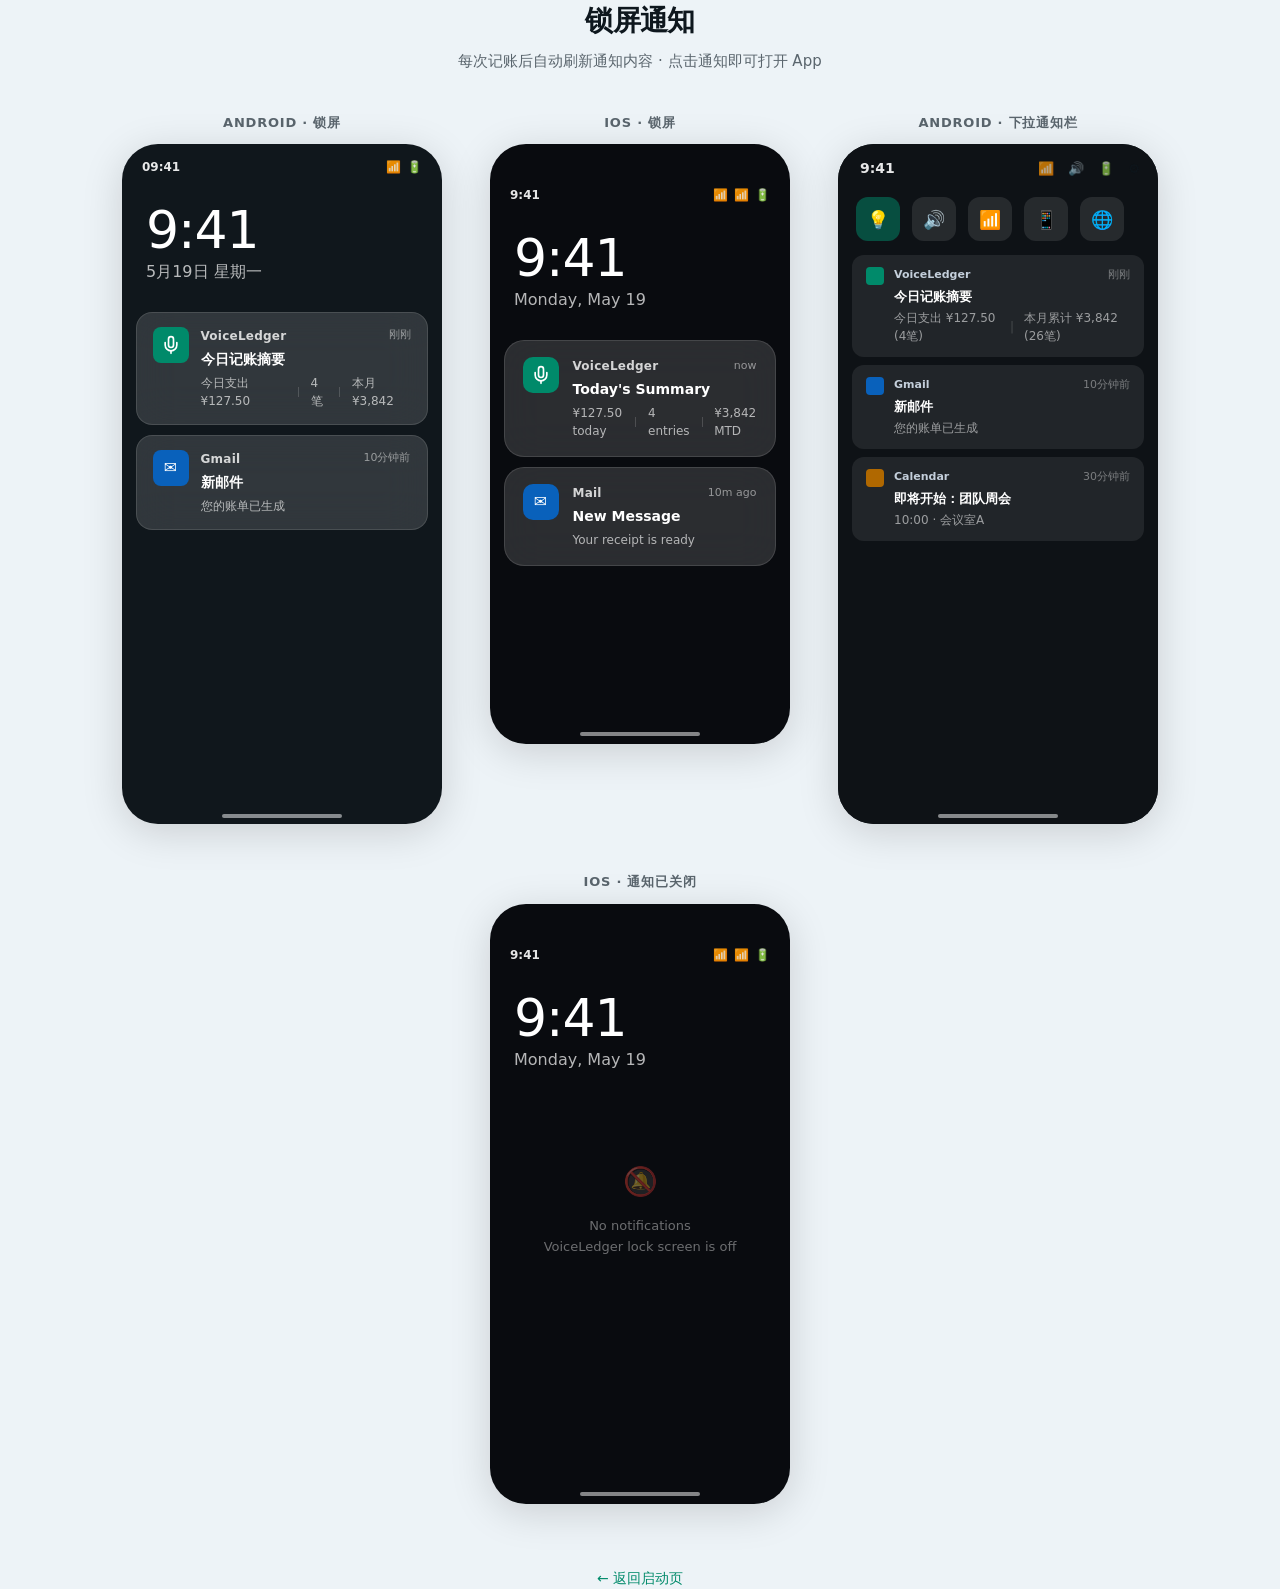
<file: AccountApp/appfront/screens/lock-screen.html>
<!doctype html>
<html lang="zh-CN">
<head>
<meta charset="UTF-8">
<meta name="viewport" content="width=device-width, initial-scale=1.0">
<title>锁屏通知 — VoiceLedger</title>
<link rel="stylesheet" href="../css/tokens.css">
<style>
  body {
    background: oklch(96% 0.008 240);
    display: flex;
    align-items: center;
    justify-content: center;
    min-height: 100vh;
    font-family: var(--font-body);
  }

  .showcase {
    display: flex;
    flex-direction: column;
    align-items: center;
    gap: 40px;
  }
  .showcase-header {
    text-align: center;
  }
  .showcase-header h1 {
    font-family: var(--font-display);
    font-size: 28px;
    font-weight: 700;
    color: var(--fg);
    letter-spacing: -0.02em;
    margin-bottom: 8px;
  }
  .showcase-header p {
    font-size: 15px;
    color: var(--muted);
  }

  .screens-row {
    display: flex;
    gap: 48px;
    flex-wrap: wrap;
    justify-content: center;
  }

  .phone-wrapper {
    display: flex;
    flex-direction: column;
    align-items: center;
    gap: 12px;
  }
  .phone-label {
    font-size: 13px;
    font-weight: 600;
    color: var(--muted);
    text-transform: uppercase;
    letter-spacing: 0.06em;
  }

  /* === Phone frames === */
  .phone-frame {
    position: relative;
    border-radius: 36px;
    overflow: hidden;
    box-shadow: 0 8px 40px rgba(0,0,0,0.15);
  }
  .phone-frame.android {
    width: 320px;
    height: 640px;
    background: oklch(20% 0.015 240);
  }
  .phone-frame.ios {
    width: 300px;
    height: 600px;
    background: oklch(15% 0.01 260);
  }

  /* === Lock Screen Content === */
  .lock-screen {
    width: 100%;
    height: 100%;
    display: flex;
    flex-direction: column;
    position: relative;
    color: #fff;
  }

  /* Status bar */
  .status-bar {
    display: flex;
    align-items: center;
    justify-content: space-between;
    padding: 14px 20px 8px;
    font-size: 12px;
    font-weight: 600;
    opacity: 0.9;
  }
  .ios .status-bar {
    padding-top: 42px;
  }

  /* Clock area */
  .clock-area {
    padding: 20px 24px 12px;
  }
  .lock-time {
    font-family: var(--font-display);
    font-size: 52px;
    font-weight: 300;
    letter-spacing: -0.02em;
    line-height: 1;
  }
  .lock-date {
    font-size: 16px;
    font-weight: 500;
    opacity: 0.7;
    margin-top: 4px;
  }

  /* Notification area */
  .notifications {
    flex: 1;
    padding: 16px 14px;
    display: flex;
    flex-direction: column;
    gap: 10px;
    overflow: hidden;
  }

  .notification {
    background: oklch(100% 0 0 / 0.14);
    backdrop-filter: blur(20px);
    -webkit-backdrop-filter: blur(20px);
    border-radius: 16px;
    padding: 14px 16px;
    display: flex;
    gap: 12px;
    border: 0.5px solid oklch(100% 0 0 / 0.12);
  }
  .notification.ios-notif {
    border-radius: 20px;
    padding: 16px 18px;
    gap: 14px;
  }

  .notif-icon {
    width: 36px; height: 36px;
    border-radius: 8px;
    background: var(--accent);
    display: flex; align-items: center; justify-content: center;
    flex-shrink: 0;
  }
  .notif-icon svg {
    width: 20px; height: 20px;
  }
  .notif-body {
    flex: 1;
    min-width: 0;
  }
  .notif-header {
    display: flex;
    align-items: center;
    justify-content: space-between;
    margin-bottom: 4px;
  }
  .notif-app {
    font-size: 12px;
    font-weight: 600;
    opacity: 0.8;
    letter-spacing: 0.02em;
  }
  .notif-time {
    font-size: 11px;
    opacity: 0.5;
  }
  .notif-title {
    font-size: 14px;
    font-weight: 600;
    color: #fff;
    margin-bottom: 4px;
  }
  .notif-body-text {
    font-size: 12px;
    opacity: 0.65;
    line-height: 1.5;
    display: flex;
    align-items: center;
    gap: 12px;
  }
  .notif-divider {
    width: 1px; height: 10px;
    background: oklch(100% 0 0 / 0.25);
  }

  /* Home indicator */
  .home-indicator {
    padding: 8px 0 6px;
    display: flex;
    justify-content: center;
  }
  .home-indicator-bar {
    width: 120px; height: 4px;
    border-radius: 3px;
    background: oklch(100% 0 0 / 0.5);
  }
  .ios .home-indicator {
    padding-bottom: 8px;
  }

  /* === Notification Shade (Android) === */
  .notification-shade {
    width: 100%;
    height: 100%;
    background: oklch(18% 0.01 250);
    display: flex;
    flex-direction: column;
  }
  .shade-header {
    display: flex;
    align-items: center;
    justify-content: space-between;
    padding: 14px 18px 10px;
  }
  .shade-time {
    font-family: var(--font-display);
    font-size: 14px;
    font-weight: 600;
    color: #fff;
    opacity: 0.9;
    margin-left: 4px;
  }
  .shade-icons {
    display: flex;
    gap: 14px;
    font-size: 13px;
    opacity: 0.7;
  }
  .quick-settings {
    display: flex;
    gap: 12px;
    padding: 8px 18px 14px;
  }
  .qs-tile {
    width: 44px; height: 44px;
    border-radius: 12px;
    background: oklch(100% 0 0 / 0.1);
    display: flex; align-items: center; justify-content: center;
    font-size: 18px;
  }
  .notifications-list {
    flex: 1;
    padding: 0 14px;
    display: flex;
    flex-direction: column;
    gap: 8px;
    overflow: hidden;
  }
  .shade-notification {
    background: oklch(100% 0 0 / 0.08);
    border-radius: 12px;
    padding: 12px 14px;
    display: flex;
    gap: 10px;
  }
  .shade-notif-body {
    flex: 1;
    min-width: 0;
  }
  .shade-notif-header {
    display: flex;
    align-items: center;
    gap: 6px;
    margin-bottom: 3px;
  }
  .shade-notif-app-icon {
    width: 18px; height: 18px;
    border-radius: 4px;
    background: var(--accent);
    flex-shrink: 0;
  }
  .shade-notif-app {
    font-size: 11px;
    font-weight: 600;
    color: oklch(85% 0.02 250);
  }
  .shade-notif-time {
    font-size: 11px;
    color: oklch(100% 0 0 / 0.4);
    margin-left: auto;
  }
  .shade-notif-title {
    font-size: 13px;
    font-weight: 600;
    color: #fff;
    margin-bottom: 3px;
  }
  .shade-notif-text {
    font-size: 12px;
    color: oklch(100% 0 0 / 0.55);
    display: flex;
    align-items: center;
    gap: 10px;
  }

  /* === Back link === */
  .back-link {
    margin-top: 24px;
    color: var(--accent);
    text-decoration: none;
    font-size: 14px;
    font-weight: 500;
    display: flex;
    align-items: center;
    gap: 4px;
  }
  .back-link:hover { text-decoration: underline; }

  /* === Empty state (notification off) === */
  .notif-off {
    padding: 60px 20px;
    text-align: center;
    color: oklch(100% 0 0 / 0.4);
    font-size: 13px;
    line-height: 1.6;
  }
  .notif-off-icon {
    font-size: 28px;
    margin-bottom: 12px;
    display: block;
  }

  @media (max-width: 700px) {
    .screens-row { flex-direction: column; align-items: center; }
  }
</style>
</head>
<body>
<div class="showcase">
  <div class="showcase-header">
    <h1>锁屏通知</h1>
    <p>每次记账后自动刷新通知内容 &middot; 点击通知即可打开 App</p>
  </div>

  <div class="screens-row">

    <!-- Android Lock Screen -->
    <div class="phone-wrapper">
      <span class="phone-label">Android · 锁屏</span>
      <div class="phone-frame android" style="height: 680px;">
        <div class="lock-screen">
          <div class="status-bar">
            <span>09:41</span>
            <span style="display:flex;gap:6px;align-items:center;">
              <span>&#x1F4F6;</span> <span>&#x1F50B;</span>
            </span>
          </div>
          <div class="clock-area">
            <div class="lock-time">9:41</div>
            <div class="lock-date">5月19日 星期一</div>
          </div>
          <div class="notifications">
            <!-- VoiceLedger notification -->
            <div class="notification">
              <div class="notif-icon">
                <svg viewBox="0 0 24 24" fill="none" stroke="white" stroke-width="2" stroke-linecap="round" stroke-linejoin="round">
                  <path d="M12 2a3 3 0 0 0-3 3v7a3 3 0 0 0 6 0V5a3 3 0 0 0-3-3z"/>
                  <path d="M19 9v3a7 7 0 0 1-14 0V9"/>
                  <line x1="12" y1="19" x2="12" y2="22"/>
                </svg>
              </div>
              <div class="notif-body">
                <div class="notif-header">
                  <span class="notif-app">VoiceLedger</span>
                  <span class="notif-time">刚刚</span>
                </div>
                <div class="notif-title">今日记账摘要</div>
                <div class="notif-body-text">
                  <span>今日支出 ¥127.50</span>
                  <span class="notif-divider"></span>
                  <span>4笔</span>
                  <span class="notif-divider"></span>
                  <span>本月 ¥3,842</span>
                </div>
              </div>
            </div>

            <!-- Other notifications for context -->
            <div class="notification">
              <div class="notif-icon" style="background:oklch(50% 0.16 255);">
                <span style="font-size:16px;">&#x2709;</span>
              </div>
              <div class="notif-body">
                <div class="notif-header">
                  <span class="notif-app">Gmail</span>
                  <span class="notif-time">10分钟前</span>
                </div>
                <div class="notif-title">新邮件</div>
                <div class="notif-body-text">您的账单已生成</div>
              </div>
            </div>
          </div>
          <div class="home-indicator">
            <div class="home-indicator-bar"></div>
          </div>
        </div>
      </div>
    </div>

    <!-- iOS Lock Screen -->
    <div class="phone-wrapper">
      <span class="phone-label">iOS · 锁屏</span>
      <div class="phone-frame ios">
        <div class="lock-screen ios">
          <div class="status-bar">
            <span>9:41</span>
            <span style="display:flex;gap:6px;align-items:center;">
              <span>&#x1F4F6;</span> <span>&#x1F4F6;</span> <span>&#x1F50B;</span>
            </span>
          </div>
          <div class="clock-area">
            <div class="lock-time">9:41</div>
            <div class="lock-date">Monday, May 19</div>
          </div>
          <div class="notifications">
            <div class="notification ios-notif">
              <div class="notif-icon" style="border-radius:10px;">
                <svg viewBox="0 0 24 24" fill="none" stroke="white" stroke-width="2" stroke-linecap="round" stroke-linejoin="round">
                  <path d="M12 2a3 3 0 0 0-3 3v7a3 3 0 0 0 6 0V5a3 3 0 0 0-3-3z"/>
                  <path d="M19 9v3a7 7 0 0 1-14 0V9"/>
                  <line x1="12" y1="19" x2="12" y2="22"/>
                </svg>
              </div>
              <div class="notif-body">
                <div class="notif-header">
                  <span class="notif-app">VoiceLedger</span>
                  <span class="notif-time">now</span>
                </div>
                <div class="notif-title">Today's Summary</div>
                <div class="notif-body-text">
                  <span>¥127.50 today</span>
                  <span class="notif-divider"></span>
                  <span>4 entries</span>
                  <span class="notif-divider"></span>
                  <span>¥3,842 MTD</span>
                </div>
              </div>
            </div>

            <div class="notification ios-notif">
              <div class="notif-icon" style="background:oklch(50% 0.16 255); border-radius:10px;">
                <span style="font-size:16px;">&#x2709;</span>
              </div>
              <div class="notif-body">
                <div class="notif-header">
                  <span class="notif-app">Mail</span>
                  <span class="notif-time">10m ago</span>
                </div>
                <div class="notif-title">New Message</div>
                <div class="notif-body-text">Your receipt is ready</div>
              </div>
            </div>
          </div>
          <div class="home-indicator">
            <div class="home-indicator-bar"></div>
          </div>
        </div>
      </div>
    </div>

    <!-- Android Notification Shade (下拉) -->
    <div class="phone-wrapper">
      <span class="phone-label">Android · 下拉通知栏</span>
      <div class="phone-frame android" style="height: 680px;">
        <div class="notification-shade">
          <div class="shade-header">
            <span class="shade-time">9:41</span>
            <div class="shade-icons">
              <span>&#x1F4F6;</span>
              <span>&#x1F50A;</span>
              <span>&#x1F50B;</span>
              <span>&#x2699;</span>
            </div>
          </div>
          <div class="quick-settings">
            <div class="qs-tile" style="background:oklch(56% 0.12 170 / 0.5);">&#x1F4A1;</div>
            <div class="qs-tile">&#x1F50A;</div>
            <div class="qs-tile">&#x1F4F6;</div>
            <div class="qs-tile">&#x1F4F1;</div>
            <div class="qs-tile">&#x1F310;</div>
          </div>
          <div class="notifications-list">
            <div class="shade-notification">
              <div class="shade-notif-app-icon"></div>
              <div class="shade-notif-body">
                <div class="shade-notif-header">
                  <span class="shade-notif-app">VoiceLedger</span>
                  <span class="shade-notif-time">刚刚</span>
                </div>
                <div class="shade-notif-title">今日记账摘要</div>
                <div class="shade-notif-text">
                  <span>今日支出 ¥127.50 (4笔)</span>
                  <span style="opacity:0.3;">|</span>
                  <span>本月累计 ¥3,842 (26笔)</span>
                </div>
              </div>
            </div>

            <div class="shade-notification">
              <div class="shade-notif-app-icon" style="background:oklch(50% 0.16 255);"></div>
              <div class="shade-notif-body">
                <div class="shade-notif-header">
                  <span class="shade-notif-app">Gmail</span>
                  <span class="shade-notif-time">10分钟前</span>
                </div>
                <div class="shade-notif-title">新邮件</div>
                <div class="shade-notif-text">您的账单已生成</div>
              </div>
            </div>

            <div class="shade-notification">
              <div class="shade-notif-app-icon" style="background:oklch(58% 0.16 75);"></div>
              <div class="shade-notif-body">
                <div class="shade-notif-header">
                  <span class="shade-notif-app">Calendar</span>
                  <span class="shade-notif-time">30分钟前</span>
                </div>
                <div class="shade-notif-title">即将开始：团队周会</div>
                <div class="shade-notif-text">10:00 · 会议室A</div>
              </div>
            </div>
          </div>
          <div class="home-indicator">
            <div class="home-indicator-bar"></div>
          </div>
        </div>
      </div>
    </div>

    <!-- Notification Off state -->
    <div class="phone-wrapper">
      <span class="phone-label">iOS · 通知已关闭</span>
      <div class="phone-frame ios">
        <div class="lock-screen ios">
          <div class="status-bar">
            <span>9:41</span>
            <span style="display:flex;gap:6px;align-items:center;">
              <span>&#x1F4F6;</span> <span>&#x1F4F6;</span> <span>&#x1F50B;</span>
            </span>
          </div>
          <div class="clock-area">
            <div class="lock-time">9:41</div>
            <div class="lock-date">Monday, May 19</div>
          </div>
          <div class="notifications">
            <div class="notif-off">
              <span class="notif-off-icon">&#x1F515;</span>
              No notifications<br>VoiceLedger lock screen is off
            </div>
          </div>
          <div class="home-indicator">
            <div class="home-indicator-bar"></div>
          </div>
        </div>
      </div>
    </div>

  </div>

  <a href="../index.html" class="back-link">← 返回启动页</a>
</div>
</body>
</html>
</file>
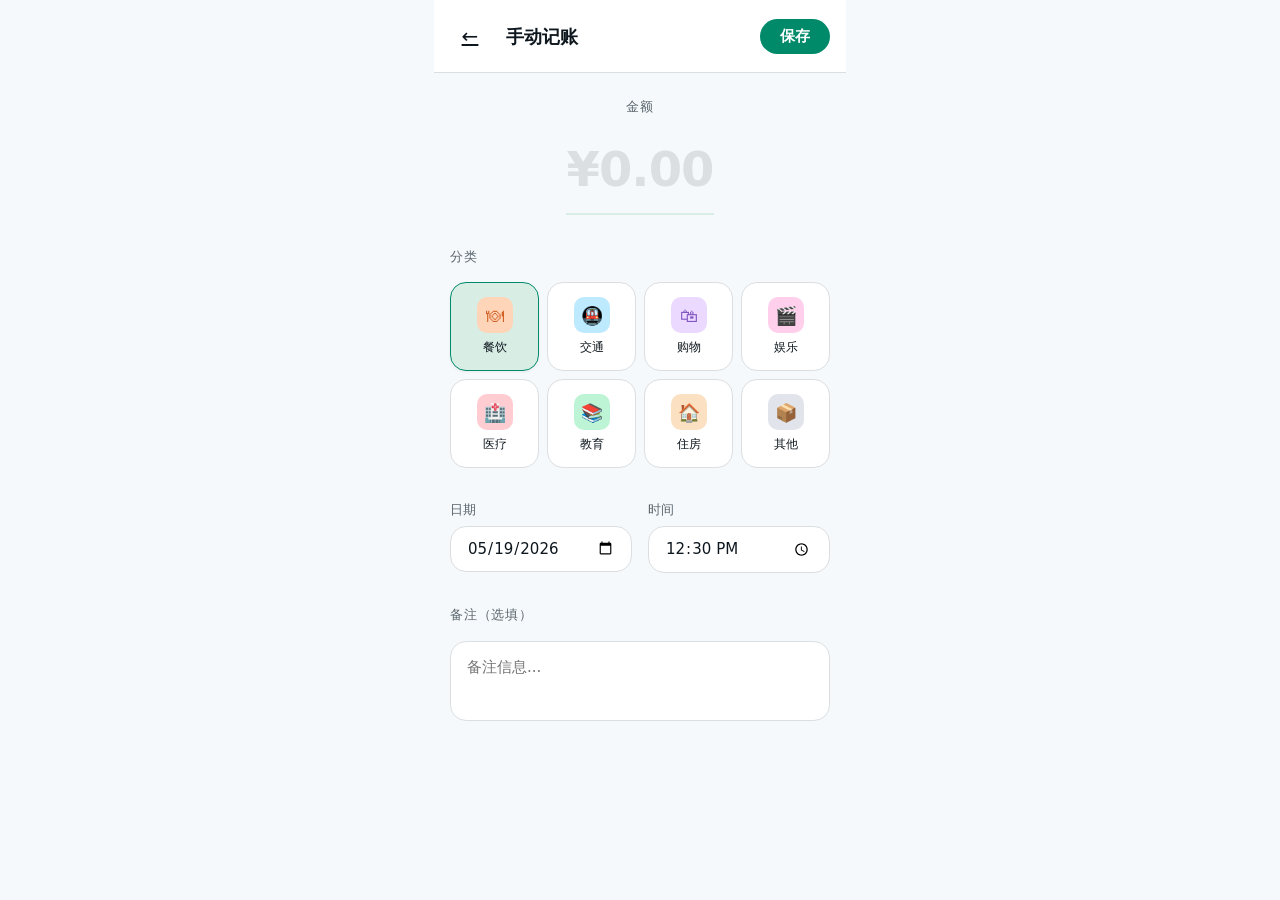
<file: AccountApp/appfront/screens/manual-entry.html>
<!doctype html>
<html lang="zh-CN">
<head>
<meta charset="UTF-8">
<meta name="viewport" content="width=device-width, initial-scale=1.0">
<title>手动记账 — VoiceLedger</title>
<link rel="stylesheet" href="../css/tokens.css">
<style>
  .app {
    max-width: 412px;
    margin: 0 auto;
    min-height: 100vh;
    background: var(--bg);
    display: flex;
    flex-direction: column;
  }
  .app-bar {
    display: flex;
    align-items: center;
    padding: 16px var(--space-md);
    background: var(--surface);
    border-bottom: 1px solid var(--border);
    gap: var(--space-md);
  }
  .back-btn {
    width: 40px; height: 40px;
    border: none; background: none;
    font-size: 20px; cursor: pointer;
    border-radius: var(--radius-full);
    display: flex; align-items: center; justify-content: center;
    color: var(--fg);
  }
  .back-btn:hover { background: var(--accent-pale); }
  .app-bar-title {
    font-family: var(--font-display);
    font-size: 18px; font-weight: 600; color: var(--fg);
    flex: 1;
  }
  .save-btn {
    padding: 8px 20px;
    border: none; border-radius: var(--radius-full);
    background: var(--accent); color: #fff;
    font-size: 15px; font-weight: 600; cursor: pointer;
    transition: all var(--duration-fast);
  }
  .save-btn:hover { transform: translateY(-1px); }
  .save-btn:disabled { opacity: 0.5; cursor: not-allowed; }

  .content {
    flex: 1;
    padding: var(--space-lg) var(--space-md);
    overflow-y: auto;
  }

  /* Amount input */
  .amount-section {
    margin-bottom: var(--space-xl);
    text-align: center;
  }
  .amount-label {
    font-size: 13px; color: var(--muted); font-weight: 500;
    margin-bottom: var(--space-sm); text-transform: uppercase; letter-spacing: 0.06em;
  }
  .amount-display {
    font-family: var(--font-display);
    font-size: 48px; font-weight: 700; color: var(--fg);
    letter-spacing: -0.02em; padding: 8px 0;
    border-bottom: 2px solid var(--accent-pale);
    display: inline-block; min-width: 120px;
    cursor: text;
  }
  .amount-display:focus { outline: none; border-bottom-color: var(--accent); }
  .amount-display.empty { color: var(--border); }

  /* Category grid */
  .section-title {
    font-size: 13px; color: var(--muted); font-weight: 500;
    text-transform: uppercase; letter-spacing: 0.06em;
    margin-bottom: var(--space-md);
  }
  .category-grid {
    display: grid;
    grid-template-columns: repeat(4, 1fr);
    gap: var(--space-sm);
    margin-bottom: var(--space-xl);
  }
  .cat-btn {
    display: flex; flex-direction: column; align-items: center;
    gap: 6px; padding: 14px 8px;
    border: 1.5px solid var(--border);
    border-radius: var(--radius-md);
    background: var(--surface);
    cursor: pointer;
    transition: all var(--duration-fast) var(--ease-out);
    font-family: var(--font-body);
  }
  .cat-btn:hover { border-color: var(--accent-soft); }
  .cat-btn.selected {
    border-color: var(--accent); background: var(--accent-pale);
    box-shadow: var(--shadow-sm);
  }
  .cat-icon {
    width: 36px; height: 36px;
    border-radius: var(--radius-sm);
    display: flex; align-items: center; justify-content: center;
    font-size: 18px;
  }
  .cat-icon.food { background: oklch(92% 0.08 45); color: var(--cat-food); }
  .cat-icon.transport { background: oklch(92% 0.08 250); color: var(--cat-transport); }
  .cat-icon.shopping { background: oklch(92% 0.08 300); color: var(--cat-shopping); }
  .cat-icon.entertain { background: oklch(92% 0.08 350); color: var(--cat-entertain); }
  .cat-icon.medical { background: oklch(92% 0.09 15); color: var(--cat-medical); }
  .cat-icon.education { background: oklch(92% 0.07 160); color: var(--cat-education); }
  .cat-icon.housing { background: oklch(92% 0.05 70); color: var(--cat-housing); }
  .cat-icon.other { background: oklch(92% 0.01 260); color: var(--cat-other); }
  .cat-name { font-size: 12px; font-weight: 500; color: var(--fg); }

  /* Date/time row */
  .datetime-row {
    display: flex;
    gap: var(--space-md);
    margin-bottom: var(--space-xl);
  }
  .datetime-field {
    flex: 1;
  }
  .datetime-label {
    font-size: 13px; color: var(--muted); font-weight: 500;
    margin-bottom: 6px;
  }
  .datetime-input {
    width: 100%; padding: 12px var(--space-md);
    background: var(--surface); border: 1.5px solid var(--border);
    border-radius: var(--radius-md); font-size: 15px; font-family: var(--font-body);
    color: var(--fg); cursor: pointer;
  }
  .datetime-input:focus { outline: none; border-color: var(--accent); }

  /* Notes */
  .notes-input {
    width: 100%; padding: var(--space-md);
    background: var(--surface); border: 1.5px solid var(--border);
    border-radius: var(--radius-md); font-size: 15px; font-family: var(--font-body);
    color: var(--fg); resize: none; height: 80px;
  }
  .notes-input:focus { outline: none; border-color: var(--accent); }

  /* SnackBar */
  .snackbar {
    position: fixed; bottom: 80px; left: 50%; transform: translateX(-50%) translateY(80px);
    background: var(--fg); color: var(--surface); padding: 12px 24px;
    border-radius: var(--radius-full); font-size: 14px; font-weight: 500;
    opacity: 0; transition: all var(--duration-normal) var(--ease-out);
    z-index: 200; white-space: nowrap;
  }
  .snackbar.show { opacity: 1; transform: translateX(-50%) translateY(0); }

  .app.ios .app-bar { padding-top: 48px; }
</style>
</head>
<body>
<div class="app" id="app">
  <div class="app-bar">
    <a href="home.html" class="back-btn" aria-label="取消">←</a>
    <span class="app-bar-title">手动记账</span>
    <button class="save-btn" id="saveBtn" onclick="doSave()">保存</button>
  </div>

  <div class="content">
    <!-- Amount -->
    <div class="amount-section">
      <div class="amount-label">金额</div>
      <div class="amount-display empty" id="amountDisplay" contenteditable="true" inputmode="decimal" oninput="onAmountInput(this)">¥0.00</div>
    </div>

    <!-- Category -->
    <div class="section-title">分类</div>
    <div class="category-grid" id="categoryGrid">
      <button class="cat-btn" data-cat="food" onclick="selectCat(this)" aria-label="餐饮">
        <div class="cat-icon food">&#x1F37D;</div>
        <span class="cat-name">餐饮</span>
      </button>
      <button class="cat-btn" data-cat="transport" onclick="selectCat(this)" aria-label="交通">
        <div class="cat-icon transport">&#x1F687;</div>
        <span class="cat-name">交通</span>
      </button>
      <button class="cat-btn" data-cat="shopping" onclick="selectCat(this)" aria-label="购物">
        <div class="cat-icon shopping">&#x1F6CD;</div>
        <span class="cat-name">购物</span>
      </button>
      <button class="cat-btn" data-cat="entertain" onclick="selectCat(this)" aria-label="娱乐">
        <div class="cat-icon entertain">&#x1F3AC;</div>
        <span class="cat-name">娱乐</span>
      </button>
      <button class="cat-btn" data-cat="medical" onclick="selectCat(this)" aria-label="医疗">
        <div class="cat-icon medical">&#x1F3E5;</div>
        <span class="cat-name">医疗</span>
      </button>
      <button class="cat-btn" data-cat="education" onclick="selectCat(this)" aria-label="教育">
        <div class="cat-icon education">&#x1F4DA;</div>
        <span class="cat-name">教育</span>
      </button>
      <button class="cat-btn" data-cat="housing" onclick="selectCat(this)" aria-label="住房">
        <div class="cat-icon housing">&#x1F3E0;</div>
        <span class="cat-name">住房</span>
      </button>
      <button class="cat-btn" data-cat="other" onclick="selectCat(this)" aria-label="其他">
        <div class="cat-icon other">&#x1F4E6;</div>
        <span class="cat-name">其他</span>
      </button>
    </div>

    <!-- Date & Time -->
    <div class="datetime-row">
      <div class="datetime-field">
        <div class="datetime-label">日期</div>
        <input type="date" class="datetime-input" id="dateInput" value="2026-05-19">
      </div>
      <div class="datetime-field">
        <div class="datetime-label">时间</div>
        <input type="time" class="datetime-input" id="timeInput" value="12:30">
      </div>
    </div>

    <!-- Notes -->
    <div>
      <div class="section-title">备注（选填）</div>
      <textarea class="notes-input" id="notesInput" placeholder="备注信息..."></textarea>
    </div>
  </div>

  <div class="snackbar" id="snackbar"></div>
</div>

<script>
  const params = new URLSearchParams(window.location.search);
  if (params.get('platform') === 'ios') document.getElementById('app').classList.add('ios');

  let selectedCat = 'food';
  let amountValue = 0;

  function onAmountInput(el) {
    const raw = el.textContent.replace(/[^0-9.]/g, '');
    const num = parseFloat(raw);
    if (!isNaN(num) && num > 0) {
      amountValue = num;
      el.classList.remove('empty');
    } else {
      amountValue = 0;
      el.classList.add('empty');
    }
  }

  function selectCat(btn) {
    document.querySelectorAll('.cat-btn').forEach(b => b.classList.remove('selected'));
    btn.classList.add('selected');
    selectedCat = btn.dataset.cat;
  }

  // Select default category
  document.querySelector('.cat-btn[data-cat="food"]').classList.add('selected');

  function doSave() {
    if (amountValue <= 0) {
      showSnackbar('请输入金额');
      return;
    }
    showSnackbar('记录已添加');
    setTimeout(() => { window.location.href = 'home.html'; }, 600);
  }

  function showSnackbar(msg) {
    const sb = document.getElementById('snackbar');
    sb.textContent = msg;
    sb.classList.add('show');
    setTimeout(() => sb.classList.remove('show'), 2000);
  }
</script>
</body>
</html>
</file>
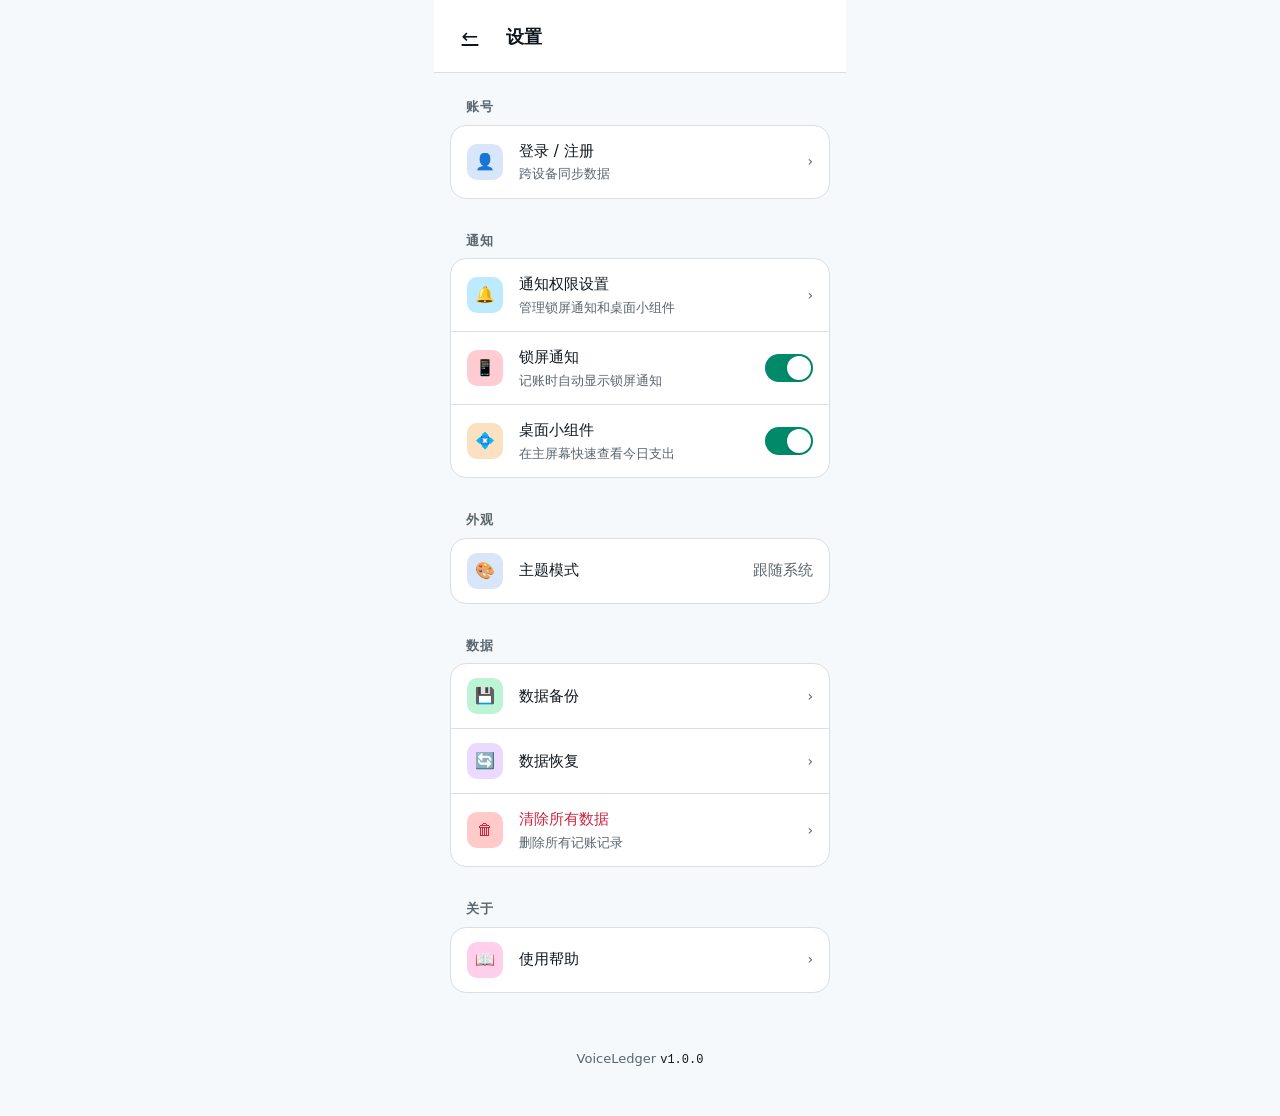
<file: AccountApp/appfront/screens/settings.html>
<!doctype html>
<html lang="zh-CN">
<head>
<meta charset="UTF-8">
<meta name="viewport" content="width=device-width, initial-scale=1.0">
<title>设置 — VoiceLedger</title>
<link rel="stylesheet" href="../css/tokens.css">
<style>
  .app {
    max-width: 412px;
    margin: 0 auto;
    min-height: 100vh;
    background: var(--bg);
    display: flex;
    flex-direction: column;
  }
  .app-bar {
    display: flex;
    align-items: center;
    padding: 16px var(--space-md);
    background: var(--surface);
    border-bottom: 1px solid var(--border);
    gap: var(--space-md);
  }
  .back-btn {
    width: 40px; height: 40px;
    border: none; background: none;
    font-size: 20px; cursor: pointer;
    border-radius: var(--radius-full);
    display: flex; align-items: center; justify-content: center;
    color: var(--fg);
    transition: background var(--duration-fast);
  }
  .back-btn:hover { background: var(--accent-pale); }
  .app-bar-title {
    font-family: var(--font-display);
    font-size: 18px; font-weight: 600; color: var(--fg);
  }

  .content {
    flex: 1;
    overflow-y: auto;
    padding: var(--space-md);
  }

  /* Section */
  .settings-section {
    margin-bottom: var(--space-lg);
  }
  .section-title {
    font-size: 13px; font-weight: 600; color: var(--muted);
    text-transform: uppercase; letter-spacing: 0.06em;
    padding: var(--space-sm) var(--space-md);
  }
  .section-list {
    background: var(--surface);
    border: 1px solid var(--border);
    border-radius: var(--radius-md);
    overflow: hidden;
  }
  .settings-item {
    display: flex;
    align-items: center;
    gap: var(--space-md);
    padding: 14px var(--space-md);
    cursor: pointer;
    transition: background var(--duration-fast);
  }
  .settings-item:hover { background: var(--accent-pale); }
  .settings-item + .settings-item {
    border-top: 1px solid var(--border);
  }
  .settings-item-icon {
    width: 36px; height: 36px;
    border-radius: var(--radius-sm);
    display: flex; align-items: center; justify-content: center;
    font-size: 16px; flex-shrink: 0;
  }
  .settings-item-info { flex: 1; min-width: 0; }
  .settings-item-label {
    font-size: 15px; font-weight: 500; color: var(--fg);
  }
  .settings-item-desc {
    font-size: 13px; color: var(--muted); margin-top: 2px;
  }
  .settings-item-chevron {
    font-size: 14px; color: var(--muted);
  }

  /* Toggle */
  .toggle {
    width: 48px; height: 28px;
    border-radius: 14px;
    background: var(--border);
    position: relative;
    cursor: pointer;
    transition: background var(--duration-fast);
    flex-shrink: 0;
  }
  .toggle::after {
    content: '';
    position: absolute;
    top: 2px; left: 2px;
    width: 24px; height: 24px;
    border-radius: 50%;
    background: #fff;
    box-shadow: 0 1px 3px rgba(0,0,0,0.15);
    transition: transform var(--duration-fast);
  }
  .toggle.on { background: var(--accent); }
  .toggle.on::after { transform: translateX(20px); }

  /* Select dropdown */
  .settings-select {
    flex: 1;
    text-align: right;
    font-size: 15px; color: var(--muted);
    cursor: pointer;
  }

  /* Version */
  .version-info {
    text-align: center;
    padding: var(--space-xl) var(--space-md);
    color: var(--muted);
    font-size: 13px;
  }
  .version-info span {
    font-family: var(--font-mono);
    color: var(--fg);
    font-size: 12px;
  }

  /* Dialog */
  .dialog-overlay {
    position: fixed; inset: 0;
    background: rgba(0,0,0,0.4);
    display: flex; align-items: center; justify-content: center;
    z-index: 100;
    opacity: 0; pointer-events: none;
    transition: opacity var(--duration-normal);
  }
  .dialog-overlay.open {
    opacity: 1; pointer-events: all;
  }
  .dialog {
    background: var(--surface);
    border-radius: var(--radius-lg);
    padding: var(--space-lg);
    width: 90%; max-width: 340px;
    transform: translateY(20px);
    transition: transform var(--duration-normal);
  }
  .dialog-overlay.open .dialog {
    transform: translateY(0);
  }
  .dialog h3 {
    font-family: var(--font-display);
    font-size: 18px; font-weight: 600; color: var(--fg);
    margin-bottom: var(--space-md);
  }
  .dialog p {
    font-size: 14px; color: var(--muted);
    line-height: 1.6; margin-bottom: var(--space-lg);
  }
  .dialog-actions {
    display: flex; gap: var(--space-sm);
  }
  .dialog-btn {
    flex: 1; padding: 12px;
    border: none; border-radius: var(--radius-md);
    font-size: 15px; font-weight: 600; cursor: pointer;
  }
  .dialog-btn.cancel {
    background: var(--bg); color: var(--muted);
  }
  .dialog-btn.danger {
    background: var(--danger); color: #fff;
  }
  .dialog-btn.primary {
    background: var(--accent); color: #fff;
  }

  .snackbar {
    position: fixed; bottom: 80px; left: 50%; transform: translateX(-50%) translateY(80px);
    background: var(--fg); color: var(--surface); padding: 12px 24px;
    border-radius: var(--radius-full); font-size: 14px; font-weight: 500;
    opacity: 0; transition: all var(--duration-normal) var(--ease-out);
    z-index: 200; white-space: nowrap;
  }
  .snackbar.show { opacity: 1; transform: translateX(-50%) translateY(0); }

  .app.ios .app-bar { padding-top: 48px; }
</style>
</head>
<body>
<div class="app" id="app">
  <div class="app-bar">
    <a href="home.html" class="back-btn" aria-label="返回">←</a>
    <span class="app-bar-title">设置</span>
  </div>

  <div class="content">
    <!-- Account -->
    <div class="settings-section">
      <div class="section-title">账号</div>
      <div class="section-list">
        <div class="settings-item" onclick="showSnackbar('功能开发中')">
          <div class="settings-item-icon" style="background:oklch(92% 0.03 255);color:oklch(50% 0.16 255);">&#x1F464;</div>
          <div class="settings-item-info">
            <div class="settings-item-label">登录 / 注册</div>
            <div class="settings-item-desc">跨设备同步数据</div>
          </div>
          <span class="settings-item-chevron">›</span>
        </div>
      </div>
    </div>

    <!-- Notifications -->
    <div class="settings-section">
      <div class="section-title">通知</div>
      <div class="section-list">
        <div class="settings-item" onclick="showSnackbar('跳转到系统设置')">
          <div class="settings-item-icon" style="background:oklch(92% 0.08 250);color:var(--cat-transport);">&#x1F514;</div>
          <div class="settings-item-info">
            <div class="settings-item-label">通知权限设置</div>
            <div class="settings-item-desc">管理锁屏通知和桌面小组件</div>
          </div>
          <span class="settings-item-chevron">›</span>
        </div>
        <div class="settings-item">
          <div class="settings-item-icon" style="background:oklch(92% 0.09 15);color:var(--cat-medical);">&#x1F4F1;</div>
          <div class="settings-item-info">
            <div class="settings-item-label">锁屏通知</div>
            <div class="settings-item-desc">记账时自动显示锁屏通知</div>
          </div>
          <div class="toggle on" id="lockToggle" onclick="toggleSwitch(this)"></div>
        </div>
        <div class="settings-item">
          <div class="settings-item-icon" style="background:oklch(92% 0.05 70);color:var(--cat-housing);">&#x1F4A0;</div>
          <div class="settings-item-info">
            <div class="settings-item-label">桌面小组件</div>
            <div class="settings-item-desc">在主屏幕快速查看今日支出</div>
          </div>
          <div class="toggle on" id="widgetToggle" onclick="toggleSwitch(this)"></div>
        </div>
      </div>
    </div>

    <!-- Appearance -->
    <div class="settings-section">
      <div class="section-title">外观</div>
      <div class="section-list">
        <div class="settings-item">
          <div class="settings-item-icon" style="background:oklch(92% 0.03 260);color:oklch(45% 0.04 260);">&#x1F3A8;</div>
          <div class="settings-item-info">
            <div class="settings-item-label">主题模式</div>
          </div>
          <div class="settings-select" id="themeSelect" onclick="cycleTheme()">
            跟随系统
          </div>
        </div>
      </div>
    </div>

    <!-- Data -->
    <div class="settings-section">
      <div class="section-title">数据</div>
      <div class="section-list">
        <div class="settings-item" onclick="showSnackbar('功能开发中')">
          <div class="settings-item-icon" style="background:oklch(92% 0.07 160);color:var(--cat-education);">&#x1F4BE;</div>
          <div class="settings-item-info">
            <div class="settings-item-label">数据备份</div>
          </div>
          <span class="settings-item-chevron">›</span>
        </div>
        <div class="settings-item" onclick="showSnackbar('功能开发中')">
          <div class="settings-item-icon" style="background:oklch(92% 0.08 300);color:var(--cat-shopping);">&#x1F504;</div>
          <div class="settings-item-info">
            <div class="settings-item-label">数据恢复</div>
          </div>
          <span class="settings-item-chevron">›</span>
        </div>
        <div class="settings-item" onclick="openClearDialog()" style="color:var(--danger);">
          <div class="settings-item-icon" style="background:oklch(92% 0.10 20);color:var(--danger);">&#x1F5D1;</div>
          <div class="settings-item-info">
            <div class="settings-item-label" style="color:var(--danger);">清除所有数据</div>
            <div class="settings-item-desc">删除所有记账记录</div>
          </div>
          <span class="settings-item-chevron">›</span>
        </div>
      </div>
    </div>

    <!-- About -->
    <div class="settings-section">
      <div class="section-title">关于</div>
      <div class="section-list">
        <div class="settings-item" onclick="openHelpDialog()">
          <div class="settings-item-icon" style="background:oklch(92% 0.08 350);color:var(--cat-entertain);">&#x1F4D6;</div>
          <div class="settings-item-info">
            <div class="settings-item-label">使用帮助</div>
          </div>
          <span class="settings-item-chevron">›</span>
        </div>
      </div>
    </div>

    <div class="version-info">
      VoiceLedger <span>v1.0.0</span>
    </div>
  </div>
</div>

<!-- Clear Data Dialog -->
<div class="dialog-overlay" id="clearDialog">
  <div class="dialog">
    <h3>清除所有数据</h3>
    <p>此操作将删除所有记账记录，且不可恢复。确定要继续吗？</p>
    <div class="dialog-actions">
      <button class="dialog-btn cancel" onclick="closeClearDialog()">取消</button>
      <button class="dialog-btn danger" onclick="confirmClear()">确认清除</button>
    </div>
  </div>
</div>

<!-- Help Dialog -->
<div class="dialog-overlay" id="helpDialog">
  <div class="dialog">
    <h3>使用帮助</h3>
    <p>
      <strong>语音记账：</strong>在首页长按底部"语音"按钮开始录音，说完后松开即可自动识别。<br><br>
      <strong>手动记账：</strong>点击首页右上角"+"按钮，选择分类并输入金额。<br><br>
      <strong>识图记账：</strong>点击底部"识图"按钮，拍照或选择账单图片，AI 自动识别多笔消费。<br><br>
      <strong>删除记录：</strong>在首页记录条目上向左滑动，点击删除按钮。
    </p>
    <div class="dialog-actions">
      <button class="dialog-btn primary" onclick="closeHelpDialog()">知道了</button>
    </div>
  </div>
</div>

<div class="snackbar" id="snackbar"></div>

<script>
  const params = new URLSearchParams(window.location.search);
  if (params.get('platform') === 'ios') document.getElementById('app').classList.add('ios');

  function toggleSwitch(el) {
    el.classList.toggle('on');
  }

  const themes = ['跟随系统', '浅色', '深色'];
  let themeIdx = 0;
  function cycleTheme() {
    themeIdx = (themeIdx + 1) % themes.length;
    document.getElementById('themeSelect').textContent = themes[themeIdx];
    showSnackbar('主题已切换为：' + themes[themeIdx]);
  }

  function openClearDialog() {
    document.getElementById('clearDialog').classList.add('open');
  }
  function closeClearDialog() {
    document.getElementById('clearDialog').classList.remove('open');
  }
  function confirmClear() {
    closeClearDialog();
    showSnackbar('所有数据已清除');
  }

  function openHelpDialog() {
    document.getElementById('helpDialog').classList.add('open');
  }
  function closeHelpDialog() {
    document.getElementById('helpDialog').classList.remove('open');
  }

  function showSnackbar(msg) {
    const sb = document.getElementById('snackbar');
    sb.textContent = msg;
    sb.classList.add('show');
    setTimeout(() => sb.classList.remove('show'), 2000);
  }
</script>
</body>
</html>
</file>
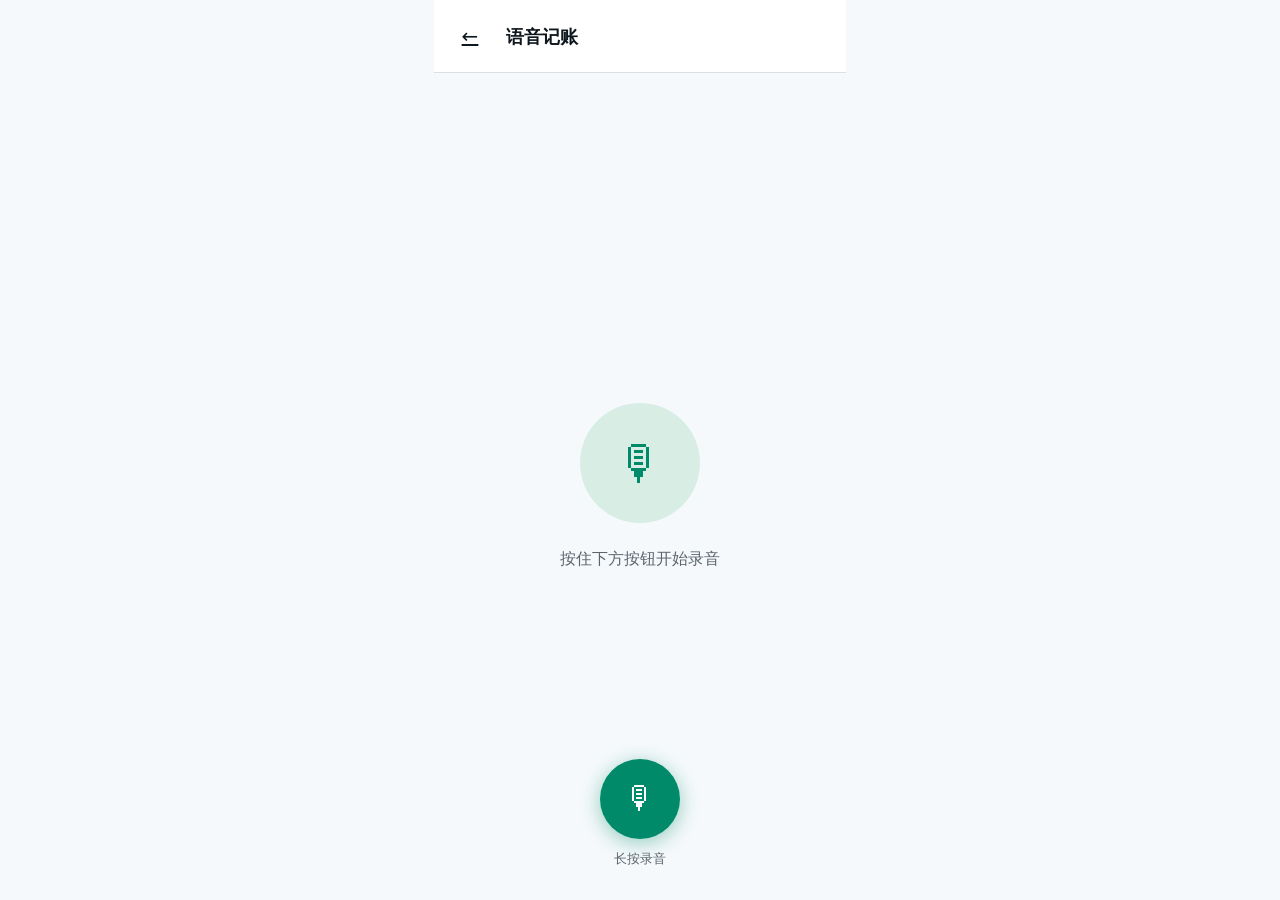
<file: AccountApp/appfront/screens/voice-record.html>
<!doctype html>
<html lang="zh-CN">
<head>
<meta charset="UTF-8">
<meta name="viewport" content="width=device-width, initial-scale=1.0">
<title>语音录音 — VoiceLedger</title>
<link rel="stylesheet" href="../css/tokens.css">
<style>
  /* === App Shell === */
  .app {
    max-width: 412px;
    margin: 0 auto;
    min-height: 100vh;
    background: var(--bg);
    position: relative;
    display: flex;
    flex-direction: column;
  }

  /* === App Bar === */
  .app-bar {
    display: flex;
    align-items: center;
    padding: 16px var(--space-md);
    background: var(--surface);
    border-bottom: 1px solid var(--border);
    gap: var(--space-md);
  }
  .back-btn {
    width: 40px; height: 40px;
    border: none;
    background: none;
    font-size: 20px;
    cursor: pointer;
    border-radius: var(--radius-full);
    display: flex; align-items: center; justify-content: center;
    color: var(--fg);
    transition: background var(--duration-fast);
  }
  .back-btn:hover { background: var(--accent-pale); }
  .app-bar-title {
    font-family: var(--font-display);
    font-size: 18px;
    font-weight: 600;
    color: var(--fg);
  }

  /* === Recording Stage === */
  .recording-stage {
    flex: 1;
    display: flex;
    flex-direction: column;
    align-items: center;
    justify-content: center;
    position: relative;
    overflow: hidden;
    background: var(--fg);
    transition: background var(--duration-slow);
  }
  .recording-stage.idle {
    background: var(--bg);
  }
  .recording-stage.active {
    background: var(--fg);
  }

  /* === Idle state === */
  .idle-content {
    text-align: center;
    transition: opacity var(--duration-normal);
  }
  .mic-circle {
    width: 120px; height: 120px;
    border-radius: 50%;
    background: var(--accent-pale);
    display: flex; align-items: center; justify-content: center;
    margin: 0 auto var(--space-lg);
    font-size: 48px;
    color: var(--accent);
    transition: all var(--duration-slow) var(--ease-out);
  }
  .idle-hint {
    font-size: 16px;
    color: var(--muted);
    font-weight: 500;
  }

  /* === Active recording state === */
  .active-content {
    text-align: center;
    color: var(--surface);
    transition: opacity var(--duration-normal);
  }
  .mic-circle.recording {
    width: 140px; height: 140px;
    background: var(--accent);
    color: #fff;
    font-size: 56px;
    box-shadow: 0 0 0 0 oklch(56% 0.12 170 / 0.5);
    animation: mic-pulse 1.8s ease-out infinite;
  }
  @keyframes mic-pulse {
    0% { box-shadow: 0 0 0 0 oklch(56% 0.12 170 / 0.5); }
    70% { box-shadow: 0 0 0 40px oklch(56% 0.12 170 / 0); }
    100% { box-shadow: 0 0 0 0 oklch(56% 0.12 170 / 0); }
  }
  .recording-text {
    font-family: var(--font-display);
    font-size: 22px;
    font-weight: 600;
    margin-bottom: var(--space-lg);
    animation: text-pulse 1.5s ease-in-out infinite;
  }
  @keyframes text-pulse {
    0%, 100% { opacity: 1; }
    50% { opacity: 0.5; }
  }

  /* === Waveform === */
  .waveform {
    display: flex;
    align-items: center;
    justify-content: center;
    gap: 4px;
    height: 60px;
    margin: var(--space-lg) 0;
  }
  .waveform-bar {
    width: 5px;
    border-radius: 3px;
    background: var(--accent);
    animation: wave 1s ease-in-out infinite;
  }
  @keyframes wave {
    0%, 100% { height: 12px; }
    50% { height: 56px; }
  }
  .waveform-bar:nth-child(1) { animation-delay: 0s; }
  .waveform-bar:nth-child(2) { animation-delay: 0.1s; }
  .waveform-bar:nth-child(3) { animation-delay: 0.2s; }
  .waveform-bar:nth-child(4) { animation-delay: 0.3s; }
  .waveform-bar:nth-child(5) { animation-delay: 0.4s; }
  .waveform-bar:nth-child(6) { animation-delay: 0.5s; }
  .waveform-bar:nth-child(7) { animation-delay: 0.6s; }
  .waveform-bar:nth-child(8) { animation-delay: 0.7s; }
  .waveform-bar:nth-child(9) { animation-delay: 0.8s; }
  .waveform-bar:nth-child(10) { animation-delay: 0.9s; }
  .waveform-bar:nth-child(11) { animation-delay: 1.0s; }

  .release-hint {
    font-size: 14px;
    opacity: 0.6;
    margin-top: var(--space-lg);
  }

  /* === Cancel zone === */
  .cancel-zone {
    position: absolute;
    bottom: 80px;
    padding: 16px 32px;
    background: rgba(255,255,255,0.1);
    border: 1.5px solid rgba(255,255,255,0.25);
    border-radius: var(--radius-full);
    color: var(--surface);
    font-size: 15px;
    font-weight: 500;
    opacity: 0;
    transform: translateY(20px);
    transition: all var(--duration-normal);
  }
  .cancel-zone.visible {
    opacity: 1;
    transform: translateY(0);
  }
  .cancel-zone.active {
    background: var(--danger);
    border-color: var(--danger);
  }

  /* === Processing state === */
  .processing {
    text-align: center;
    color: var(--surface);
  }
  .spinner {
    width: 52px; height: 52px;
    border: 3px solid rgba(255,255,255,0.2);
    border-top-color: var(--accent);
    border-radius: 50%;
    animation: spin 0.8s linear infinite;
    margin: 0 auto var(--space-lg);
  }
  @keyframes spin { to { transform: rotate(360deg); } }
  .processing-text {
    font-family: var(--font-display);
    font-size: 18px;
    font-weight: 600;
    margin-bottom: var(--space-sm);
  }
  .processing-sub {
    font-size: 14px;
    opacity: 0.6;
  }

  /* === Result state === */
  .result {
    text-align: center;
    color: var(--surface);
  }
  .result-icon {
    font-size: 56px;
    margin-bottom: var(--space-md);
  }
  .result-text {
    font-family: var(--font-display);
    font-size: 24px;
    font-weight: 700;
    margin-bottom: var(--space-sm);
  }
  .result-detail {
    font-size: 15px;
    opacity: 0.7;
    margin-bottom: var(--space-xl);
  }
  .result-back {
    display: inline-flex;
    align-items: center;
    gap: 8px;
    padding: 14px 36px;
    background: var(--accent);
    color: #fff;
    border: none;
    border-radius: var(--radius-full);
    font-size: 16px;
    font-weight: 600;
    cursor: pointer;
    transition: all var(--duration-fast);
  }
  .result-back:hover { transform: translateY(-2px); }

  /* === Platform Variants === */
  .app.ios .app-bar { padding-top: 48px; }

  /* === State visibility === */
  .stage-content { display: none; }
  .stage-content.show { display: flex; flex-direction: column; align-items: center; }
</style>
</head>
<body>
<div class="app" id="app">
  <!-- App Bar -->
  <div class="app-bar">
    <a href="home.html" class="back-btn" aria-label="返回">←</a>
    <span class="app-bar-title">语音记账</span>
  </div>

  <!-- Recording Stage -->
  <div class="recording-stage idle" id="stage">

    <!-- Idle -->
    <div class="stage-content show" id="idle-state">
      <div class="idle-content">
        <div class="mic-circle">&#x1F399;</div>
        <p class="idle-hint">按住下方按钮开始录音</p>
      </div>
    </div>

    <!-- Active Recording -->
    <div class="stage-content" id="recording-state">
      <div class="active-content">
        <div class="mic-circle recording">&#x1F3A4;</div>
        <p class="recording-text">正在录音...</p>
        <div class="waveform">
          <div class="waveform-bar"></div><div class="waveform-bar"></div>
          <div class="waveform-bar"></div><div class="waveform-bar"></div>
          <div class="waveform-bar"></div><div class="waveform-bar"></div>
          <div class="waveform-bar"></div><div class="waveform-bar"></div>
          <div class="waveform-bar"></div><div class="waveform-bar"></div>
          <div class="waveform-bar"></div>
        </div>
        <p class="release-hint">松开完成录音</p>
      </div>
      <div class="cancel-zone" id="cancelZone">滑动到此处取消</div>
    </div>

    <!-- Processing -->
    <div class="stage-content" id="processing-state">
      <div class="processing">
        <div class="spinner"></div>
        <p class="processing-text">正在识别...</p>
        <p class="processing-sub">语音转文字中</p>
      </div>
    </div>

    <!-- Result -->
    <div class="stage-content" id="result-state">
      <div class="result">
        <div class="result-icon">&#x2705;</div>
        <p class="result-text">记录已添加</p>
        <p class="result-detail" id="resultDetail">午餐 · ¥35.00</p>
        <button class="result-back" onclick="window.location.href='home.html'">返回首页</button>
      </div>
    </div>

    <!-- Error -->
    <div class="stage-content" id="error-state">
      <div class="result">
        <div class="result-icon">&#x274C;</div>
        <p class="result-text">识别失败</p>
        <p class="result-detail" id="errorDetail">请重试或使用手动记账</p>
        <button class="result-back" onclick="resetToIdle()">重试</button>
      </div>
    </div>
  </div>

  <!-- Hold Button -->
  <div style="position:fixed;bottom:32px;left:50%;transform:translateX(-50%);z-index:20;text-align:center;">
    <button id="holdBtn"
      style="width:80px;height:80px;border-radius:50%;border:none;background:var(--accent);color:#fff;font-size:32px;box-shadow:0 4px 20px oklch(56% 0.12 170 / 0.4);cursor:pointer;display:flex;align-items:center;justify-content:center;transition:all 0.15s;">
      &#x1F399;
    </button>
    <p style="margin-top:10px;font-size:13px;color:var(--muted);font-weight:500;">长按录音</p>
  </div>
</div>

<script>
  const params = new URLSearchParams(window.location.search);
  if (params.get('platform') === 'ios') {
    document.getElementById('app').classList.add('ios');
  }

  const stage = document.getElementById('stage');
  const holdBtn = document.getElementById('holdBtn');
  let isRecording = false;
  let isCancelling = false;
  let recordingY = 0;

  function showState(id) {
    document.querySelectorAll('.stage-content').forEach(el => el.classList.remove('show'));
    document.getElementById(id).classList.add('show');
  }

  function resetToIdle() {
    stage.className = 'recording-stage idle';
    showState('idle-state');
    holdBtn.style.display = '';
  }

  // Long press to record
  let pressTimer;
  holdBtn.addEventListener('mousedown', (e) => {
    e.preventDefault();
    pressTimer = setTimeout(() => startRecording(), 300);
  });
  holdBtn.addEventListener('mouseup', (e) => {
    e.preventDefault();
    clearTimeout(pressTimer);
    if (isRecording) stopRecording();
  });
  holdBtn.addEventListener('mouseleave', (e) => {
    if (isRecording) {
      isCancelling = true;
      document.getElementById('cancelZone').classList.add('active');
    }
    clearTimeout(pressTimer);
    if (isRecording) stopRecording();
  });

  // Touch events for mobile
  holdBtn.addEventListener('touchstart', (e) => {
    e.preventDefault();
    recordingY = e.touches[0].clientY;
    pressTimer = setTimeout(() => startRecording(), 300);
  });
  holdBtn.addEventListener('touchmove', (e) => {
    const dy = recordingY - e.touches[0].clientY;
    if (dy > 80) {
      isCancelling = true;
      document.getElementById('cancelZone').classList.add('active');
    } else {
      isCancelling = false;
      document.getElementById('cancelZone').classList.remove('active');
    }
  });
  holdBtn.addEventListener('touchend', (e) => {
    clearTimeout(pressTimer);
    if (isRecording) stopRecording();
  });

  function startRecording() {
    isRecording = true;
    stage.className = 'recording-stage active';
    showState('recording-state');
    document.getElementById('cancelZone').classList.add('visible');
    holdBtn.style.background = 'oklch(48% 0.10 170)';
    holdBtn.style.transform = 'scale(0.95)';
  }

  function stopRecording() {
    isRecording = false;
    holdBtn.style.background = '';
    holdBtn.style.transform = '';
    document.getElementById('cancelZone').classList.remove('visible','active');

    if (isCancelling) {
      resetToIdle();
      isCancelling = false;
      return;
    }

    // Show processing
    stage.className = 'recording-stage active';
    showState('processing-state');

    // Simulate ASR + AI processing
    setTimeout(() => {
      showState('result-state');
      document.getElementById('resultDetail').textContent = '午餐 拉面 · ¥35.00';
    }, 2000);
  }
</script>
</body>
</html>
</file>
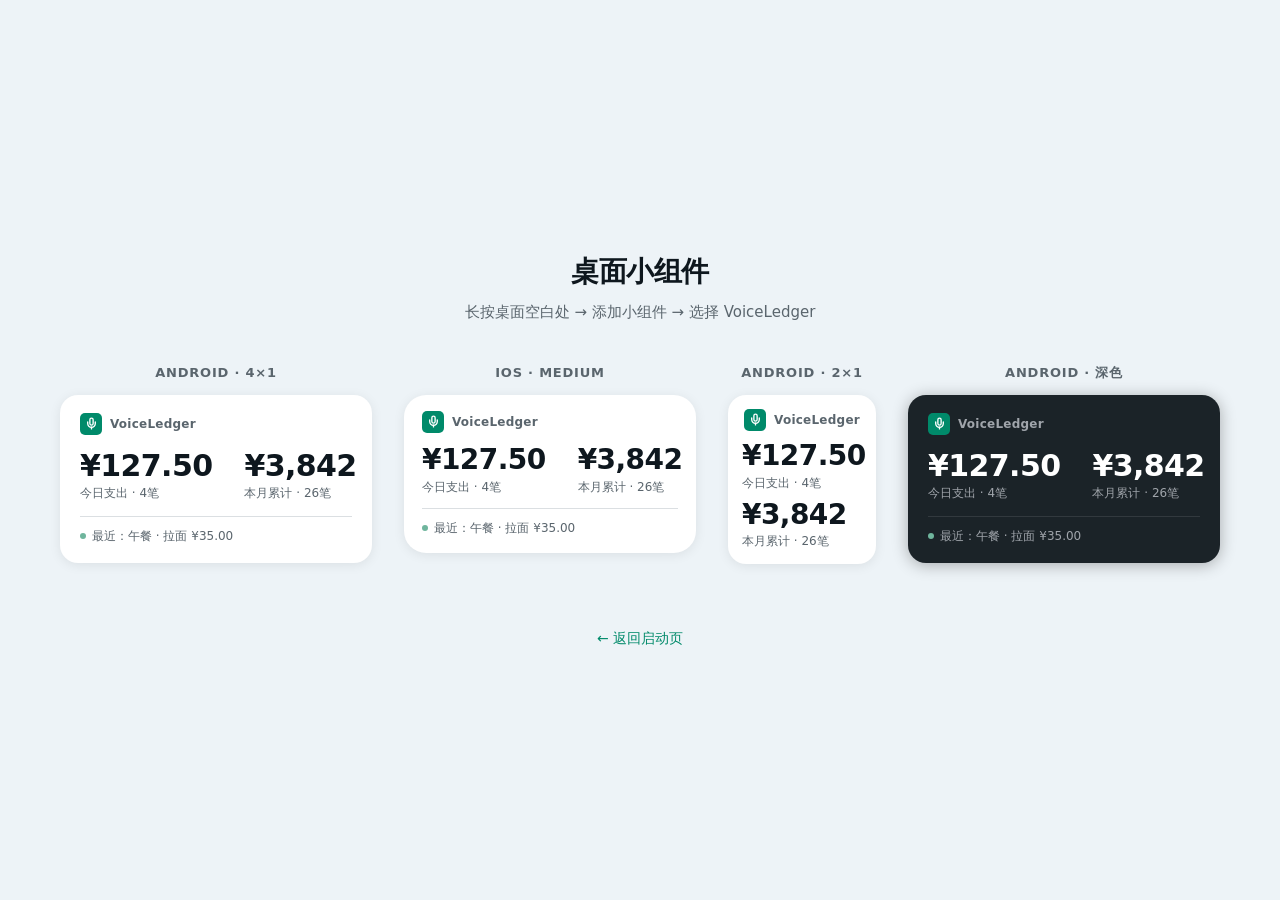
<file: AccountApp/appfront/screens/widget.html>
<!doctype html>
<html lang="zh-CN">
<head>
<meta charset="UTF-8">
<meta name="viewport" content="width=device-width, initial-scale=1.0">
<title>桌面小组件 — VoiceLedger</title>
<link rel="stylesheet" href="../css/tokens.css">
<style>
  body {
    background: oklch(96% 0.008 240);
    display: flex;
    align-items: center;
    justify-content: center;
    min-height: 100vh;
    font-family: var(--font-body);
  }

  .showcase {
    display: flex;
    flex-direction: column;
    align-items: center;
    gap: 40px;
  }

  .showcase-header {
    text-align: center;
  }
  .showcase-header h1 {
    font-family: var(--font-display);
    font-size: 28px;
    font-weight: 700;
    color: var(--fg);
    letter-spacing: -0.02em;
    margin-bottom: 8px;
  }
  .showcase-header p {
    font-size: 15px;
    color: var(--muted);
  }

  .widgets-row {
    display: flex;
    gap: 32px;
    flex-wrap: wrap;
    justify-content: center;
  }

  /* === Android Widget === */
  .widget-wrapper {
    display: flex;
    flex-direction: column;
    align-items: center;
    gap: 12px;
  }
  .widget-label {
    font-size: 13px;
    font-weight: 600;
    color: var(--muted);
    text-transform: uppercase;
    letter-spacing: 0.06em;
  }

  .widget {
    width: 312px;
    background: var(--surface);
    border-radius: 18px;
    padding: 18px 20px;
    box-shadow: 0 2px 12px rgba(0,0,0,0.08);
    display: flex;
    flex-direction: column;
    gap: 14px;
  }

  .widget-top {
    display: flex;
    align-items: flex-start;
    justify-content: space-between;
  }
  .widget-brand {
    display: flex;
    align-items: center;
    gap: 8px;
  }
  .widget-logo {
    width: 22px; height: 22px;
    border-radius: 5px;
    background: var(--accent);
    display: flex; align-items: center; justify-content: center;
    flex-shrink: 0;
  }
  .widget-logo svg {
    width: 13px; height: 13px;
  }
  .widget-app-name {
    font-size: 12px;
    font-weight: 600;
    color: var(--muted);
    letter-spacing: 0.02em;
  }

  .widget-stats {
    display: flex;
    gap: 0;
  }
  .widget-stat {
    flex: 1;
  }
  .widget-stat-value {
    font-family: var(--font-display);
    font-size: 30px;
    font-weight: 700;
    color: var(--fg);
    letter-spacing: -0.02em;
    line-height: 1.1;
  }
  .widget-stat-label {
    font-size: 12px;
    color: var(--muted);
    font-weight: 500;
    margin-top: 2px;
  }

  .widget-divider {
    width: 1px;
    background: var(--border);
    margin: 0 16px;
  }

  .widget-recent {
    display: flex;
    align-items: center;
    gap: 6px;
    padding-top: 10px;
    border-top: 1px solid var(--border);
  }
  .widget-recent-dot {
    width: 6px; height: 6px;
    border-radius: 50%;
    background: var(--accent-soft);
    flex-shrink: 0;
  }
  .widget-recent-text {
    font-size: 12px;
    color: var(--muted);
    white-space: nowrap;
    overflow: hidden;
    text-overflow: ellipsis;
  }

  /* === iOS Widget === */
  .widget.ios-widget {
    width: 292px;
    border-radius: 22px;
    padding: 16px 18px;
    gap: 12px;
  }
  .widget.ios-widget .widget-stat-value {
    font-size: 28px;
  }

  /* === Dark variant === */
  .widget.dark {
    background: oklch(25% 0.015 240);
    box-shadow: 0 2px 16px rgba(0,0,0,0.3);
  }
  .widget.dark .widget-stat-value {
    color: #fff;
  }
  .widget.dark .widget-stat-label,
  .widget.dark .widget-app-name,
  .widget.dark .widget-recent-text {
    color: oklch(72% 0.01 250);
  }
  .widget.dark .widget-divider {
    background: oklch(100% 0 0 / 0.15);
  }
  .widget.dark .widget-recent {
    border-top-color: oklch(100% 0 0 / 0.1);
  }

  /* === Sizes === */
  .widget.small {
    width: 148px;
    padding: 14px;
    gap: 10px;
  }
  .widget.small .widget-stat-value {
    font-size: 28px;
  }
  .widget.small .widget-recent {
    display: none;
  }
  .widget.small .widget-stats {
    flex-direction: column;
    gap: 8px;
  }
  .widget.small .widget-divider {
    display: none;
  }
  .widget.small .widget-brand {
    justify-content: center;
  }

  /* === Back link === */
  .back-link {
    margin-top: 24px;
    color: var(--accent);
    text-decoration: none;
    font-size: 14px;
    font-weight: 500;
    display: flex;
    align-items: center;
    gap: 4px;
  }
  .back-link:hover { text-decoration: underline; }

  /* === Platform variants === */
  @media (max-width: 700px) {
    .widgets-row { flex-direction: column; align-items: center; }
  }
</style>
</head>
<body>
<div class="showcase">
  <div class="showcase-header">
    <h1>桌面小组件</h1>
    <p>长按桌面空白处 → 添加小组件 → 选择 VoiceLedger</p>
  </div>

  <div class="widgets-row">

    <!-- Android — Standard -->
    <div class="widget-wrapper">
      <span class="widget-label">Android · 4×1</span>
      <div class="widget">
        <div class="widget-top">
          <div class="widget-brand">
            <div class="widget-logo">
              <svg viewBox="0 0 24 24" fill="none" stroke="white" stroke-width="2.5" stroke-linecap="round" stroke-linejoin="round">
                <path d="M12 2a3 3 0 0 0-3 3v7a3 3 0 0 0 6 0V5a3 3 0 0 0-3-3z"/>
                <path d="M19 9v3a7 7 0 0 1-14 0V9"/>
                <line x1="12" y1="19" x2="12" y2="22"/>
              </svg>
            </div>
            <span class="widget-app-name">VoiceLedger</span>
          </div>
        </div>
        <div class="widget-stats">
          <div class="widget-stat">
            <div class="widget-stat-value">¥127.50</div>
            <div class="widget-stat-label">今日支出 · 4笔</div>
          </div>
          <div class="widget-divider"></div>
          <div class="widget-stat">
            <div class="widget-stat-value">¥3,842</div>
            <div class="widget-stat-label">本月累计 · 26笔</div>
          </div>
        </div>
        <div class="widget-recent">
          <div class="widget-recent-dot"></div>
          <span class="widget-recent-text">最近：午餐 · 拉面 ¥35.00</span>
        </div>
      </div>
    </div>

    <!-- iOS — Medium -->
    <div class="widget-wrapper">
      <span class="widget-label">iOS · Medium</span>
      <div class="widget ios-widget">
        <div class="widget-top">
          <div class="widget-brand">
            <div class="widget-logo">
              <svg viewBox="0 0 24 24" fill="none" stroke="white" stroke-width="2.5" stroke-linecap="round" stroke-linejoin="round">
                <path d="M12 2a3 3 0 0 0-3 3v7a3 3 0 0 0 6 0V5a3 3 0 0 0-3-3z"/>
                <path d="M19 9v3a7 7 0 0 1-14 0V9"/>
                <line x1="12" y1="19" x2="12" y2="22"/>
              </svg>
            </div>
            <span class="widget-app-name">VoiceLedger</span>
          </div>
        </div>
        <div class="widget-stats">
          <div class="widget-stat">
            <div class="widget-stat-value">¥127.50</div>
            <div class="widget-stat-label">今日支出 · 4笔</div>
          </div>
          <div class="widget-divider"></div>
          <div class="widget-stat">
            <div class="widget-stat-value">¥3,842</div>
            <div class="widget-stat-label">本月累计 · 26笔</div>
          </div>
        </div>
        <div class="widget-recent">
          <div class="widget-recent-dot"></div>
          <span class="widget-recent-text">最近：午餐 · 拉面 ¥35.00</span>
        </div>
      </div>
    </div>

    <!-- Android — Small -->
    <div class="widget-wrapper">
      <span class="widget-label">Android · 2×1</span>
      <div class="widget small">
        <div class="widget-brand">
          <div class="widget-logo">
            <svg viewBox="0 0 24 24" fill="none" stroke="white" stroke-width="2.5" stroke-linecap="round" stroke-linejoin="round">
              <path d="M12 2a3 3 0 0 0-3 3v7a3 3 0 0 0 6 0V5a3 3 0 0 0-3-3z"/>
              <path d="M19 9v3a7 7 0 0 1-14 0V9"/>
              <line x1="12" y1="19" x2="12" y2="22"/>
            </svg>
          </div>
          <span class="widget-app-name">VoiceLedger</span>
        </div>
        <div class="widget-stats">
          <div class="widget-stat">
            <div class="widget-stat-value">¥127.50</div>
            <div class="widget-stat-label">今日支出 · 4笔</div>
          </div>
          <div class="widget-stat">
            <div class="widget-stat-value">¥3,842</div>
            <div class="widget-stat-label">本月累计 · 26笔</div>
          </div>
        </div>
      </div>
    </div>

    <!-- Dark variant -->
    <div class="widget-wrapper">
      <span class="widget-label">Android · 深色</span>
      <div class="widget dark">
        <div class="widget-top">
          <div class="widget-brand">
            <div class="widget-logo">
              <svg viewBox="0 0 24 24" fill="none" stroke="white" stroke-width="2.5" stroke-linecap="round" stroke-linejoin="round">
                <path d="M12 2a3 3 0 0 0-3 3v7a3 3 0 0 0 6 0V5a3 3 0 0 0-3-3z"/>
                <path d="M19 9v3a7 7 0 0 1-14 0V9"/>
                <line x1="12" y1="19" x2="12" y2="22"/>
              </svg>
            </div>
            <span class="widget-app-name">VoiceLedger</span>
          </div>
        </div>
        <div class="widget-stats">
          <div class="widget-stat">
            <div class="widget-stat-value">¥127.50</div>
            <div class="widget-stat-label">今日支出 · 4笔</div>
          </div>
          <div class="widget-divider"></div>
          <div class="widget-stat">
            <div class="widget-stat-value">¥3,842</div>
            <div class="widget-stat-label">本月累计 · 26笔</div>
          </div>
        </div>
        <div class="widget-recent">
          <div class="widget-recent-dot"></div>
          <span class="widget-recent-text">最近：午餐 · 拉面 ¥35.00</span>
        </div>
      </div>
    </div>

  </div>

  <a href="../index.html" class="back-link">← 返回启动页</a>
</div>
</body>
</html>
</file>
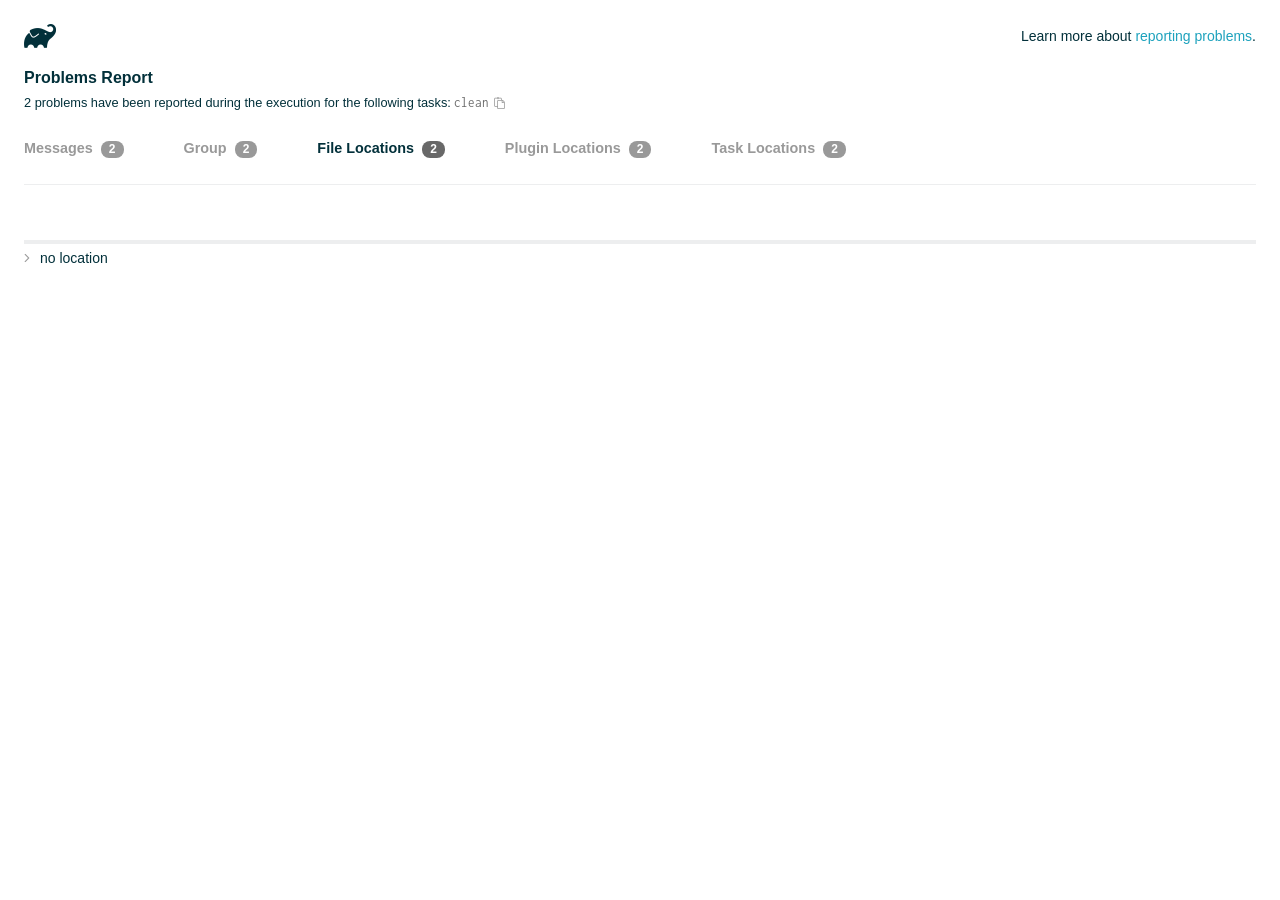
<file: AccountApp/android/build/reports/problems/problems-report.html>
<!DOCTYPE html>

<html lang="en">
<head>
    <!-- Required meta tags -->
    <meta charset="utf-8">
    <meta name="viewport" content="width=device-width, initial-scale=1, shrink-to-fit=no">

                    <style type="text/css">
                /*! normalize.css v7.0.0 | MIT License | github.com/necolas/normalize.css */
html {
    line-height: 1.15;
    -ms-text-size-adjust: 100%;
    -webkit-text-size-adjust: 100%
}

body {
    margin: 0
}

article, aside, footer, header, nav, section {
    display: block
}

h1 {
    font-size: 2em;
    margin: .67em 0
}

figcaption, figure, main {
    display: block
}

figure {
    margin: 1em 40px
}

hr {
    box-sizing: content-box;
    height: 0;
    overflow: visible
}

pre {
    font-family: monospace, monospace;
    font-size: 1em
}

a {
    background-color: transparent;
    -webkit-text-decoration-skip: objects
}

abbr[title] {
    border-bottom: none;
    text-decoration: underline;
    text-decoration: underline dotted
}

b, strong {
    font-weight: inherit
}

b, strong {
    font-weight: bolder
}

code, kbd, samp {
    font-family: monospace, monospace;
    font-size: 1em
}

dfn {
    font-style: italic
}

mark {
    background-color: #ff0;
    color: #000
}

small {
    font-size: 80%
}

sub, sup {
    font-size: 75%;
    line-height: 0;
    position: relative;
    vertical-align: baseline
}

sub {
    bottom: -.25em
}

sup {
    top: -.5em
}

audio, video {
    display: inline-block
}

audio:not([controls]) {
    display: none;
    height: 0
}

img {
    border-style: none
}

svg:not(:root) {
    overflow: hidden
}

button, input, optgroup, select, textarea {
    font-family: sans-serif;
    font-size: 100%;
    line-height: 1.15;
    margin: 0
}

button, input {
    overflow: visible
}

button, select {
    text-transform: none
}

[type=reset], [type=submit], button, html [type=button] {
    -webkit-appearance: button
}

[type=button]::-moz-focus-inner, [type=reset]::-moz-focus-inner, [type=submit]::-moz-focus-inner, button::-moz-focus-inner {
    border-style: none;
    padding: 0
}

[type=button]:-moz-focusring, [type=reset]:-moz-focusring, [type=submit]:-moz-focusring, button:-moz-focusring {
    outline: 1px dotted ButtonText
}

fieldset {
    padding: .35em .75em .625em
}

legend {
    box-sizing: border-box;
    color: inherit;
    display: table;
    max-width: 100%;
    padding: 0;
    white-space: normal
}

progress {
    display: inline-block;
    vertical-align: baseline
}

textarea {
    overflow: auto
}

[type=checkbox], [type=radio] {
    box-sizing: border-box;
    padding: 0
}

[type=number]::-webkit-inner-spin-button, [type=number]::-webkit-outer-spin-button {
    height: auto
}

[type=search] {
    -webkit-appearance: textfield;
    outline-offset: -2px
}

[type=search]::-webkit-search-cancel-button, [type=search]::-webkit-search-decoration {
    -webkit-appearance: none
}

::-webkit-file-upload-button {
    -webkit-appearance: button;
    font: inherit
}

details, menu {
    display: block
}

summary {
    display: list-item
}

canvas {
    display: inline-block
}

template {
    display: none
}

[hidden] {
    display: none
}

/* configuration cache styles */

.report-wrapper {
    margin: 0;
    padding: 0 24px;
}

.gradle-logo {
    width: 32px;
    height: 24px;
    background-image: url("[data-uri]");
    background-size: contain;
}

.header {
    display: flex;
    flex-wrap: wrap;
    position: fixed;
    top: 0;
    left: 0;
    width: 100%;
    padding: 24px 24px 0 24px;
    background-color: white;
    z-index: 1;
}

.learn-more {
    margin-left: auto;
    align-self: center;
    font-size: 0.875rem;
    font-weight: normal;
}

.title {
    display: flex;
    align-items: center;
    padding: 18px 0 24px 0;
    flex: 1 0 100%;
}

.content {
    font-size: 0.875rem;
    padding: 240px 0 48px;
    overflow-x: auto;
    white-space: nowrap;
}

.content ol:first-of-type {
    margin: 0;
}

.tree-btn {
    cursor: pointer;
    display: inline-block;
    width: 16px;
    height: 16px;
    background-size: contain;
    background-repeat: no-repeat;
    vertical-align: middle;
    margin-top: -0.2em;
}

.tree-btn.collapsed {
    background-image: url('data:image/svg+xml;utf8,<svg xmlns="http://www.w3.org/2000/svg" viewBox="0 0 192 512"><path d="M166.9 264.5l-117.8 116c-4.7 4.7-12.3 4.7-17 0l-7.1-7.1c-4.7-4.7-4.7-12.3 0-17L127.3 256 25.1 155.6c-4.7-4.7-4.7-12.3 0-17l7.1-7.1c4.7-4.7 12.3-4.7 17 0l117.8 116c4.6 4.7 4.6 12.3-.1 17z" fill="%23999999" stroke="%23999999"/></svg>');
}

.tree-btn.expanded {
    background-image: url('data:image/svg+xml;utf8,<svg xmlns="http://www.w3.org/2000/svg" viewBox="0 0 256 512"><path d="M119.5 326.9L3.5 209.1c-4.7-4.7-4.7-12.3 0-17l7.1-7.1c4.7-4.7 12.3-4.7 17 0L128 287.3l100.4-102.2c4.7-4.7 12.3-4.7 17 0l7.1 7.1c4.7 4.7 4.7 12.3 0 17L136.5 327c-4.7 4.6-12.3 4.6-17-.1z" fill="%23999999" stroke="%23999999"/></svg>');
}

ul .tree-btn {
    margin-right: 3px;
}

.leaf-icon {
    display: inline-block;
    width: 16px;
    height: 16px;
    background-image: url('data:image/svg+xml;utf8,<svg xmlns="http://www.w3.org/2000/svg" viewBox="0 0 256 512"><path d="M32 256 H224" stroke="%23999999" stroke-width="48" stroke-linecap="round"/></svg>');
    background-size: contain;
    background-repeat: no-repeat;
    vertical-align: middle;
    margin-top: -0.2em;
}

.invisible-text {
    user-select: all; /* Allow the text to be selectable */
    color: transparent; /* Hide the text */
    text-indent: -9999px; /* Move the text out of view */
    position: relative;
    white-space: pre; /* Preserve meaningful whitespace in the invisible text for copying */
}

.text-for-copy {
    display: inline-block;
}

.enum-icon {
    display: inline-block;
    width: 16px;
    height: 16px;
    background-image: url('data:image/svg+xml;utf8,<svg xmlns="http://www.w3.org/2000/svg" viewBox="0 0 1024 1024"><circle cx="512" cy="512" r="200" /></svg>');
    background-size: contain;
    background-repeat: no-repeat;
    vertical-align: middle;
    margin-inline-start: 0.5ex;
    margin-inline-end: 0.5ex;
    margin-top: -0.2em;
}

.error-icon {
    display: inline-block;
    width: 16px;
    height: 16px;
    background-image: url('data:image/svg+xml;utf8,<svg xmlns="http://www.w3.org/2000/svg" viewBox="0 0 320 512"><path d="M193.94 256L296.5 153.44l21.15-21.15c3.12-3.12 3.12-8.19 0-11.31l-22.63-22.63c-3.12-3.12-8.19-3.12-11.31 0L160 222.06 36.29 98.34c-3.12-3.12-8.19-3.12-11.31 0L2.34 120.97c-3.12 3.12-3.12 8.19 0 11.31L126.06 256 2.34 379.71c-3.12 3.12-3.12 8.19 0 11.31l22.63 22.63c3.12 3.12 8.19 3.12 11.31 0L160 289.94 262.56 392.5l21.15 21.15c3.12 3.12 8.19 3.12 11.31 0l22.63-22.63c3.12-3.12 3.12-8.19 0-11.31L193.94 256z" fill="%23FC461E" stroke="%23FC461E"/></svg>');
    background-size: contain;
    background-repeat: no-repeat;
    vertical-align: middle;
    margin-inline-start: 0.5ex;
    margin-inline-end: 0.5ex;
    margin-top: -0.2em;
}

.advice-icon {
    display: inline-block;
    width: 16px;
    height: 16px;
    background-image: url('data:image/svg+xml;utf8,<svg width="800px" height="800px" viewBox="-4.93 0 122.88 122.88" version="1.1" id="Layer_1" xmlns="http://www.w3.org/2000/svg" xmlns:xlink="http://www.w3.org/1999/xlink"  style="enable-background:new 0 0 113.01 122.88" xml:space="preserve"><g><path d="M44.13,102.06c-1.14,0.03-2.14-0.81-2.3-1.96c-0.17-1.2,0.64-2.31,1.82-2.54c-1.3-7.37-4.85-11.43-8.6-15.72 c-2.92-3.34-5.95-6.81-8.34-11.92c-2.35-5.03-3.64-10.23-3.6-15.63c0.05-5.4,1.42-10.96,4.4-16.71c0.02-0.04,0.04-0.07,0.06-0.11 l0,0c3.91-6.62,9.38-11.04,15.47-13.52c5.11-2.09,10.66-2.8,16.1-2.3c5.42,0.5,10.73,2.2,15.37,4.94 c5.9,3.49,10.75,8.67,13.42,15.21c1.44,3.54,2.42,7.49,2.54,11.82c0.12,4.31-0.62,8.96-2.61,13.88 c-2.66,6.59-6.18,10.68-9.47,14.51c-3.03,3.53-5.85,6.81-7.42,11.84c0.89,0.21,1.59,0.94,1.73,1.9c0.17,1.24-0.7,2.39-1.94,2.56 l-0.77,0.11c-0.14,1.09-0.23,2.26-0.27,3.51l0.25-0.04c1.24-0.17,2.39,0.7,2.56,1.94c0.17,1.24-0.7,2.39-1.94,2.56l-0.78,0.11 c0.01,0.15,0.02,0.3,0.03,0.45l0,0c0.07,0.88,0.08,1.73,0.03,2.54l0.13-0.02c1.25-0.15,2.38,0.74,2.54,1.98 c0.15,1.25-0.74,2.38-1.98,2.54l-1.68,0.21c-1.2,3.11-3.34,5.48-5.87,6.94c-1.74,1.01-3.67,1.59-5.61,1.71 c-1.97,0.12-3.96-0.25-5.78-1.13c-2.08-1.02-3.94-2.71-5.29-5.14c-0.65-0.33-1.13-0.97-1.23-1.75c-0.04-0.31-0.01-0.61,0.07-0.89 c-0.39-1.16-0.68-2.43-0.87-3.83l-0.07,0.01c-1.24,0.17-2.39-0.7-2.56-1.94c-0.17-1.24,0.7-2.39,1.94-2.56l0.54-0.08 C44.19,104.32,44.18,103.16,44.13,102.06L44.13,102.06z M2.18,58.86C1.01,58.89,0.04,57.98,0,56.81c-0.04-1.17,0.88-2.14,2.05-2.18 l8.7-0.3c1.17-0.04,2.14,0.88,2.18,2.05c0.04,1.17-0.88,2.14-2.05,2.18L2.18,58.86L2.18,58.86z M110.68,50.25 c1.16-0.12,2.2,0.73,2.32,1.89c0.12,1.16-0.73,2.2-1.89,2.32l-8.66,0.91c-1.16,0.12-2.2-0.73-2.32-1.89 c-0.12-1.16,0.73-2.2,1.89-2.32L110.68,50.25L110.68,50.25z M94.91,14.78c0.65-0.97,1.96-1.23,2.93-0.58 c0.97,0.65,1.23,1.96,0.58,2.93l-4.84,7.24c-0.65,0.97-1.96,1.23-2.93,0.58c-0.97-0.65-1.23-1.96-0.58-2.93L94.91,14.78 L94.91,14.78z M57.63,2.06c0.03-1.17,1-2.09,2.16-2.06c1.17,0.03,2.09,1,2.06,2.16l-0.22,8.7c-0.03,1.17-1,2.09-2.16,2.06 c-1.17-0.03-2.09-1-2.06-2.16L57.63,2.06L57.63,2.06z M13.88,15.53c-0.86-0.8-0.9-2.14-0.11-2.99c0.8-0.86,2.14-0.9,2.99-0.11 l6.37,5.94c0.86,0.8,0.9,2.14,0.11,2.99c-0.8,0.86-2.14,0.9-2.99,0.11L13.88,15.53L13.88,15.53z M47.88,96.95l18.49-2.63 c1.59-6.7,5.05-10.73,8.8-15.08c3.08-3.58,6.36-7.4,8.76-13.34c1.76-4.35,2.41-8.43,2.31-12.19c-0.1-3.75-0.96-7.21-2.24-10.34 c-2.3-5.63-6.51-10.11-11.65-13.15c-4.11-2.43-8.8-3.94-13.59-4.37c-4.77-0.44-9.64,0.19-14.13,2.02 c-5.26,2.15-9.99,5.97-13.39,11.72c-2.64,5.12-3.86,10.02-3.9,14.73c-0.04,4.74,1.11,9.33,3.2,13.8c2.13,4.56,4.97,7.8,7.69,10.92 C42.47,83.9,46.48,88.49,47.88,96.95L47.88,96.95z M65.62,99.02l-17.27,2.45c0.05,1.1,0.07,2.25,0.05,3.47l17.05-2.42 C65.47,101.29,65.52,100.12,65.62,99.02L65.62,99.02z M48.49,109.52c0.12,0.92,0.3,1.76,0.53,2.54l16.55-2.04 c0.11-0.86,0.13-1.77,0.05-2.74l0,0l0-0.02l-0.01-0.17L48.49,109.52L48.49,109.52z M51.37,116.36c0.64,0.67,1.35,1.19,2.1,1.55 c1.15,0.56,2.42,0.79,3.67,0.72c1.29-0.08,2.57-0.47,3.74-1.15c1.1-0.64,2.09-1.53,2.88-2.65L51.37,116.36L51.37,116.36z"/></g></svg>');
    background-size: contain;
    background-repeat: no-repeat;
    vertical-align: middle;
    margin-inline-start: 0.5ex;
    margin-inline-end: 0.5ex;
    margin-top: -0.2em;
}

.warning-icon {
    display: inline-block;
    width: 13px;
    height: 13px;
    background-image: url('data:image/svg+xml;utf8,<svg xmlns="http://www.w3.org/2000/svg" viewBox="0 0 576 512"><path d="M270.2 160h35.5c3.4 0 6.1 2.8 6 6.2l-7.5 196c-.1 3.2-2.8 5.8-6 5.8h-20.5c-3.2 0-5.9-2.5-6-5.8l-7.5-196c-.1-3.4 2.6-6.2 6-6.2zM288 388c-15.5 0-28 12.5-28 28s12.5 28 28 28 28-12.5 28-28-12.5-28-28-28zm281.5 52L329.6 24c-18.4-32-64.7-32-83.2 0L6.5 440c-18.4 31.9 4.6 72 41.6 72H528c36.8 0 60-40 41.5-72zM528 480H48c-12.3 0-20-13.3-13.9-24l240-416c6.1-10.6 21.6-10.7 27.7 0l240 416c6.2 10.6-1.5 24-13.8 24z" fill="%23DEAD22" stroke="%23DEAD22"/></svg>');
    background-size: contain;
    background-repeat: no-repeat;
    vertical-align: middle;
    margin-inline-start: 0.3ex;
    margin-inline-end: 1.1ex;
    margin-top: -0.1em;
}

.documentation-button {
    cursor: pointer;
    display: inline-block;
    width: 13px;
    height: 13px;
    background-image: url('data:image/svg+xml;utf8,<svg xmlns="http://www.w3.org/2000/svg" viewBox="0 0 512 512"><path d="M256 340c-15.464 0-28 12.536-28 28s12.536 28 28 28 28-12.536 28-28-12.536-28-28-28zm7.67-24h-16c-6.627 0-12-5.373-12-12v-.381c0-70.343 77.44-63.619 77.44-107.408 0-20.016-17.761-40.211-57.44-40.211-29.144 0-44.265 9.649-59.211 28.692-3.908 4.98-11.054 5.995-16.248 2.376l-13.134-9.15c-5.625-3.919-6.86-11.771-2.645-17.177C185.658 133.514 210.842 116 255.67 116c52.32 0 97.44 29.751 97.44 80.211 0 67.414-77.44 63.849-77.44 107.408V304c0 6.627-5.373 12-12 12zM256 40c118.621 0 216 96.075 216 216 0 119.291-96.61 216-216 216-119.244 0-216-96.562-216-216 0-119.203 96.602-216 216-216m0-32C119.043 8 8 119.083 8 256c0 136.997 111.043 248 248 248s248-111.003 248-248C504 119.083 392.957 8 256 8z" fill="%23999999" stroke="%23999999"/></svg>');
    background-size: contain;
    background-repeat: no-repeat;
    vertical-align: middle;
    margin-inline-start: 0.5ex;
    margin-inline-end: 0.5ex;
    margin-top: -0.2em;
}

.documentation-button::selection {
    color: transparent;
}

.documentation-button:hover {
    color: transparent;
}

.copy-button {
    cursor: pointer;
    display: inline-block;
    width: 12px;
    height: 12px;
    background-image: url('data:image/svg+xml;utf8,<svg xmlns="http://www.w3.org/2000/svg" viewBox="0 0 448 512"><path d="M433.941 193.941l-51.882-51.882A48 48 0 0 0 348.118 128H320V80c0-26.51-21.49-48-48-48h-66.752C198.643 13.377 180.858 0 160 0s-38.643 13.377-45.248 32H48C21.49 32 0 53.49 0 80v288c0 26.51 21.49 48 48 48h80v48c0 26.51 21.49 48 48 48h224c26.51 0 48-21.49 48-48V227.882a48 48 0 0 0-14.059-33.941zm-22.627 22.627a15.888 15.888 0 0 1 4.195 7.432H352v-63.509a15.88 15.88 0 0 1 7.431 4.195l51.883 51.882zM160 30c9.941 0 18 8.059 18 18s-8.059 18-18 18-18-8.059-18-18 8.059-18 18-18zM48 384c-8.822 0-16-7.178-16-16V80c0-8.822 7.178-16 16-16h66.752c6.605 18.623 24.389 32 45.248 32s38.643-13.377 45.248-32H272c8.822 0 16 7.178 16 16v48H176c-26.51 0-48 21.49-48 48v208H48zm352 96H176c-8.822 0-16-7.178-16-16V176c0-8.822 7.178-16 16-16h144v72c0 13.2 10.8 24 24 24h72v208c0 8.822-7.178 16-16 16z" fill="%23999999" stroke="%23999999"/></svg>');
    background-size: contain;
    background-repeat: no-repeat;
    vertical-align: middle;
    margin-inline-start: 0.5ex;
    margin-top: -0.2em;
}

.groups{
    display: flex;
    border-bottom: 1px solid #EDEEEF;
    flex: 1 0 100%;
}

.uncategorized {
    display: flex;
    border-top: 4px solid #EDEEEF;
    flex: 1 0 100%;
}

.group-selector {
    padding: 0 52px 24px 0;
    font-size: 0.9rem;
    font-weight: bold;
    color: #999999;
    cursor: pointer;
}

.group-selector__count {
    margin: 0 8px;
    border-radius: 8px;
    background-color: #999;
    color: #fff;
    padding: 1px 8px 2px;
    font-size: 0.75rem;
}

.group-selector--active {
    color: #02303A;
    cursor: auto;
}

.group-selector--active .group-selector__count {
    background-color: #686868;
}

.group-selector--disabled {
    cursor: not-allowed;
}

.accordion-header {
    cursor: pointer;
}

.container {
    padding-left: 0.5em;
    padding-right: 0.5em;
}

.stacktrace {
    border-radius: 4px;
    overflow-x: auto;
    padding: 0.5rem;
    margin-bottom: 0;
    min-width: 1000px;
}

/* Lato (bold, regular) */
@font-face {
    font-display: swap;
    font-family: Lato;
    font-weight: 500;
    font-style: normal;
    src: url("https://assets.gradle.com/lato/fonts/lato-semibold/lato-semibold.woff2") format("woff2"),
    url("https://assets.gradle.com/lato/fonts/lato-semibold/lato-semibold.woff") format("woff");
}

@font-face {
    font-display: swap;
    font-family: Lato;
    font-weight: bold;
    font-style: normal;
    src: url("https://assets.gradle.com/lato/fonts/lato-bold/lato-bold.woff2") format("woff2"),
    url("https://assets.gradle.com/lato/fonts/lato-bold/lato-bold.woff") format("woff");
}

* {
    -webkit-box-sizing: border-box;
    -moz-box-sizing: border-box;
    box-sizing: border-box;
}

html,
body {
    margin: 0;
    padding: 0;
}

html {
    font-family: "Lato", "Helvetica Neue", Arial, sans-serif;
    font-size: 16px;
    font-weight: 400;
    line-height: 1.5;
}

body {
    color: #02303A;
    background-color: #ffffff;
    -webkit-text-size-adjust: 100%;
    -ms-text-size-adjust: 100%;
    -webkit-font-smoothing: antialiased;
}


/* typography */
h1, h2, h3, h4, h5, h6 {
    color: #02303A;
    text-rendering: optimizeLegibility;
    margin: 0;
}

h1 {
    font-size: 1rem;
}

h2 {
    font-size: 0.9rem;
}

h3 {
    font-size: 1.125rem;
}

h4, h5, h6 {
    font-size: 0.875rem;
}

h1 code {
    font-weight: bold;
}

ul, ol, dl {
    list-style-position: outside;
    line-height: 1.6;
    padding: 0;
    margin: 0 0 0 20px;
    list-style-type: none;
}

li {
    line-height: 2;
}

a {
    color: #1DA2BD;
    text-decoration: none;
    transition: all 0.3s ease, visibility 0s;
}

a:hover {
    color: #35c1e4;
}

/* code */
code, pre {
    font-family: Inconsolata, Monaco, "Courier New", monospace;
    font-style: normal;
    font-variant-ligatures: normal;
    font-variant-caps: normal;
    font-variant-numeric: normal;
    font-variant-east-asian: normal;
    font-weight: normal;
    font-stretch: normal;
    color: #686868;
}

*:not(pre) > code {
    letter-spacing: 0;
    padding: 0.1em 0.5ex;
    text-rendering: optimizeSpeed;
    word-spacing: -0.15em;
    word-wrap: break-word;
}

pre {
    font-size: 0.75rem;
    line-height: 1.8;
    margin-top: 0;
    margin-bottom: 1.5em;
    padding: 1rem;
}

pre code {
    background-color: transparent;
    color: inherit;
    line-height: 1.8;
    font-size: 100%;
    padding: 0;
}

a code {
    color: #1BA8CB;
}

pre.code, pre.programlisting, pre.screen, pre.tt {
    background-color: #f7f7f8;
    border-radius: 4px;
    font-size: 1em;
    line-height: 1.45;
    margin-bottom: 1.25em;
    overflow-x: auto;
    padding: 1rem;
}

li em, p em {
    padding: 0 1px;
}

code em, tt em {
    text-decoration: none;
}

code + .copy-button {
    margin-inline-start: 0.2ex;
}

.java-exception {
    font-size: 0.75rem;
    padding-left: 24px;
}

.java-exception ul {
    margin: 0;
    line-height: inherit;
}

.java-exception code {
    white-space: pre;
}

.java-exception-part-toggle {
    user-select: none;
    cursor: pointer;
    border-radius: 2px;
    padding: 0.1em 0.2em;
    background: azure;
    color: #686868;
}

                </style>
    <!-- Inconsolata is used as a default monospace font in the report. -->
    <link rel="stylesheet" href="https://fonts.googleapis.com/css?family=Inconsolata:400,700" />

    <title>Gradle Configuration Cache</title>
</head>
<body>

<div id="playground"></div>

<div class="report" id="report">
    Loading...
</div>

<script type="text/javascript">
function configurationCacheProblems() { return (
// begin-report-data
{"diagnostics":[{"locations":[{}],"problem":[{"text":"Executing Gradle on JVM versions 16 and lower has been deprecated."}],"severity":"WARNING","problemDetails":[{"text":"This will fail with an error in Gradle 9.0."}],"contextualLabel":"Executing Gradle on JVM versions 16 and lower has been deprecated.","documentationLink":"https://docs.gradle.org/8.14/userguide/upgrading_version_8.html#minimum_daemon_jvm_version","problemId":[{"name":"deprecation","displayName":"Deprecation"},{"name":"executing-gradle-on-jvm-versions-and-lower","displayName":"Executing Gradle on JVM versions 16 and lower has been deprecated."}],"solutions":[[{"text":"Use JVM 17 or greater to execute Gradle. Projects can continue to use older JVM versions via toolchains."}]]},{"problem":[{"text":"No variants exist that would match the request"}],"severity":"ERROR","contextualLabel":"Dependency requires at least JVM runtime version 11. This build uses a Java 8 JVM.","documentationLink":"https://docs.gradle.org/8.14/userguide/variant_model.html#sec:variant-select-errors","problemId":[{"name":"dependency-variant-resolution","displayName":"Variant resolution"},{"name":"no-compatible-variants","displayName":"No variants exist that would match the request"}]}],"problemsReport":{"totalProblemCount":2,"requestedTasks":"clean","documentationLink":"https://docs.gradle.org/8.14/userguide/reporting_problems.html","documentationLinkCaption":"Problem report","summaries":[]}}
// end-report-data
);}
</script>
                <script type="text/javascript">
                !function(n,t){"object"==typeof exports&&"object"==typeof module?module.exports=t():"function"==typeof define&&define.amd?define([],t):"object"==typeof exports?exports["configuration-cache-report"]=t():n["configuration-cache-report"]=t()}(this,(()=>(({70:function(){void 0===ArrayBuffer.isView&&(ArrayBuffer.isView=function(n){return null!=n&&null!=n.__proto__&&n.__proto__.__proto__===Int8Array.prototype.__proto__}),void 0===Math.imul&&(Math.imul=function(n,t){return(4294901760&n)*(65535&t)+(65535&n)*(0|t)|0}),this["configuration-cache-report"]=function(n){"use strict";var t,r,i,e,u,o,f,s,c,a,h,l,_,v,d,g,w,b,p,m,k,q,y,B,C,x,j,P,I,S,z,T,E,L,N,A,M,F,D,O,R,H,$,G,U,V,Q,Z,Y,W,K,X,J,nn,tn,rn,en,un,on,fn,sn,cn,an,hn,ln,_n,vn,dn,gn,wn,bn,pn,mn,kn,qn,yn,Bn,Cn,xn,jn,Pn,In,Sn,zn,Tn,En,Ln,Nn,An,Mn=Math.imul,Fn=ArrayBuffer.isView;function Dn(n,t){if(!(t>=0))throw _u(ce("Requested element count "+t+" is less than zero."));return function(n,t){if(!(t>=0))throw _u(ce("Requested element count "+t+" is less than zero."));if(0===t)return Ct();if(t>=n.length)return function(n){switch(n.length){case 0:return Ct();case 1:return qr(n[0]);default:return function(n){return Hr(function(n){return new It(n,!1)}(n))}(n)}}(n);if(1===t)return qr(n[0]);var r=0,i=Rr(),e=0,u=n.length;n:for(;e<u;){var o=n[e];if(e=e+1|0,i.d(o),(r=r+1|0)===t)break n}return i}(n,rt(n.length-t|0,0))}function On(n,t,r,i,e,u,o){return t=t===A?", ":t,r=r===A?"":r,i=i===A?"":i,e=e===A?-1:e,u=u===A?"...":u,o=o===A?null:o,function(n,t,r,i,e,u,o,f){r=r===A?", ":r,i=i===A?"":i,e=e===A?"":e,u=u===A?-1:u,o=o===A?"...":o,f=f===A?null:f,t.e(i);var s=0,c=0,a=n.length;n:for(;c<a;){var h=n[c];if(c=c+1|0,(s=s+1|0)>1&&t.e(r),!(u<0||s<=u))break n;Jt(t,h,f)}return u>=0&&s>u&&t.e(o),t.e(e),t}(n,Bi(),t,r,i,e,u,o).toString()}function Rn(n){return n.length-1|0}function Hn(n,t){if(null==t){var r=0,i=n.length-1|0;if(r<=i)do{var e=r;if(r=r+1|0,null==n[e])return e}while(r<=i)}else{var u=0,o=n.length-1|0;if(u<=o)do{var f=u;if(u=u+1|0,le(t,n[f]))return f}while(u<=o)}return-1}function $n(n,t,r,i,e,u,o){return t=t===A?", ":t,r=r===A?"":r,i=i===A?"":i,e=e===A?-1:e,u=u===A?"...":u,o=o===A?null:o,Gn(n,Bi(),t,r,i,e,u,o).toString()}function Gn(n,t,r,i,e,u,o,f){r=r===A?", ":r,i=i===A?"":i,e=e===A?"":e,u=u===A?-1:u,o=o===A?"...":o,f=f===A?null:f,t.e(i);var s=0,c=n.f();n:for(;c.g();){var a=c.h();if((s=s+1|0)>1&&t.e(r),!(u<0||s<=u))break n;Jt(t,a,f)}return u>=0&&s>u&&t.e(o),t.e(e),t}function Un(n){if(n.i())throw xu("List is empty.");return n.j(0)}function Vn(n){return new tt(n)}function Qn(n){if(Ke(n,Di)){var t;switch(n.k()){case 0:t=Ct();break;case 1:t=qr(Ke(n,Fi)?n.j(0):n.f().h());break;default:t=Zn(n)}return t}return xt(Xn(n))}function Zn(n){return Hr(n)}function Yn(n){if(Ke(n,Di)&&n.k()<=1)return Qn(n);var t=Xn(n);return function(n){var t=(n.k()/2|0)-1|0;if(t<0)return br();var r=jt(n),i=0;if(i<=t)do{var e=i;i=i+1|0;var u=n.j(e);n.f4(e,n.j(r)),n.f4(r,u),r=r-1|0}while(e!==t)}(t),t}function Wn(n,t){if(!(t>=0))throw _u(ce("Requested element count "+t+" is less than zero."));return function(n,t){if(!(t>=0))throw _u(ce("Requested element count "+t+" is less than zero."));if(0===t)return Ct();if(Ke(n,Di)){if(t>=n.k())return Qn(n);if(1===t)return qr(function(n){if(Ke(n,Fi))return Un(n);var t=n.f();if(!t.g())throw xu("Collection is empty.");return t.h()}(n))}var r=0,i=Rr(),e=n.f();n:for(;e.g();){var u=e.h();if(i.d(u),(r=r+1|0)===t)break n}return xt(i)}(n,rt(n.k()-t|0,0))}function Kn(n,t){if(!(t>=0))throw _u(ce("Requested element count "+t+" is less than zero."));if(0===t)return Ct();var r=n.k();if(t>=r)return Qn(n);if(1===t)return qr(Jn(n));var i=Rr();if(Ke(n,bi)){var e=r-t|0;if(e<r)do{var u=e;e=e+1|0,i.d(n.j(u))}while(e<r)}else for(var o=n.l(r-t|0);o.g();){var f=o.h();i.d(f)}return i}function Xn(n){return Ke(n,Di)?Zn(n):nt(n,Or())}function Jn(n){if(n.i())throw xu("List is empty.");return n.j(jt(n))}function nt(n,t){for(var r=n.f();r.g();){var i=r.h();t.d(i)}return t}function tt(n){this.n_1=n}function rt(n,t){return n<t?t:n}function it(n,t){return n>t?t:n}function et(n,t){return Kt().q(n,t,-1)}function ut(n,t){return new Ft(n,t)}function ot(n){var t=n.f();if(!t.g())return Ct();var r=t.h();if(!t.g())return qr(r);var i=Or();for(i.d(r);t.g();)i.d(t.h());return i}function ft(n){this.r_1=n}function st(n,t){this.s_1=n,this.t_1=t}function ct(){}function at(n){this.x_1=n,this.w_1=0}function ht(n,t){this.a1_1=n,at.call(this,n),_t().b1(t,this.a1_1.k()),this.w_1=t}function lt(){t=this}function _t(){return null==t&&new lt,t}function vt(){_t(),ct.call(this)}function dt(n){this.h1_1=n}function gt(n,t){return t===n?"(this Map)":Vi(t)}function wt(n,t){var r;n:{for(var i=n.o().f();i.g();){var e=i.h();if(le(e.j1(),t)){r=e;break n}}r=null}return r}function bt(){r=this}function pt(){return null==r&&new bt,r}function mt(n){this.q1_1=n,ct.call(this)}function kt(){pt(),this.n1_1=null,this.o1_1=null}function qt(){i=this}function yt(){return null==i&&new qt,i}function Bt(n){return n.length>0?ou(n):Ct()}function Ct(){return null==e&&new Pt,e}function xt(n){switch(n.k()){case 0:return Ct();case 1:return qr(n.j(0));default:return n}}function jt(n){return n.k()-1|0}function Pt(){e=this,this.z1_1=new ke(-1478467534,-1720727600)}function It(n,t){this.b2_1=n,this.c2_1=t}function St(){u=this}function zt(){return null==u&&new St,u}function Tt(n,t){return Ke(n,Di)?n.k():t}function Et(n,t){if(Ke(t,Di))return n.m(t);for(var r=!1,i=t.f();i.g();){var e=i.h();n.d(e)&&(r=!0)}return r}function Lt(){}function Nt(n,t){this.h2_1=n,this.g2_1=n.i2_1.l(function(n,t){if(!(0<=t&&t<=n.k()))throw du("Position index "+t+" must be in range ["+Ve(0,n.k())+"].");return n.k()-t|0}(n,t))}function At(n){vt.call(this),this.i2_1=n}function Mt(n){this.k2_1=n,this.j2_1=n.l2_1.f()}function Ft(n,t){this.l2_1=n,this.m2_1=t}function Dt(n){for(;n.n2_1.g();){var t=n.n2_1.h();if(n.q2_1.t2_1(t)===n.q2_1.s2_1)return n.p2_1=t,n.o2_1=1,br()}n.o2_1=0}function Ot(n){this.q2_1=n,this.n2_1=n.r2_1.f(),this.o2_1=-1,this.p2_1=null}function Rt(n,t,r){t=t===A||t,this.r2_1=n,this.s2_1=t,this.t2_1=r}function Ht(){return null==o&&new $t,o}function $t(){o=this,this.u2_1=new ke(1993859828,793161749)}function Gt(n,t,r){return Ut(Ut(n,r)-Ut(t,r)|0,r)}function Ut(n,t){var r=n%t|0;return r>=0?r:r+t|0}function Vt(){f=this,this.p_1=new Zt(1,0)}function Qt(){return null==f&&new Vt,f}function Zt(n,t){Qt(),Xt.call(this,n,t,1)}function Yt(n,t,r){Lt.call(this),this.d3_1=r,this.e3_1=t,this.f3_1=this.d3_1>0?n<=t:n>=t,this.g3_1=this.f3_1?n:this.e3_1}function Wt(){s=this}function Kt(){return null==s&&new Wt,s}function Xt(n,t,r){if(Kt(),0===r)throw _u("Step must be non-zero.");if(r===mr().MIN_VALUE)throw _u("Step must be greater than Int.MIN_VALUE to avoid overflow on negation.");this.z2_1=n,this.a3_1=function(n,t,r){var i;if(r>0)i=n>=t?t:t-Gt(t,n,r)|0;else{if(!(r<0))throw _u("Step is zero.");i=n<=t?t:t+Gt(n,t,0|-r)|0}return i}(n,t,r),this.b3_1=r}function Jt(n,t,r){null!=r?n.e(r(t)):null==t||nu(t)?n.e(t):t instanceof Mi?n.i3(t.h3_1):n.e(Vi(t))}function nr(n,t,r){if(n===t)return!0;if(!(r=r!==A&&r))return!1;var i=xi(n),e=xi(t);return i===e||le(new Mi(ne(Li(i).toLowerCase(),0)),new Mi(ne(Li(e).toLowerCase(),0)))}function tr(n){return re(n)-1|0}function rr(n,t,r,i){return r=r===A?0:r,(i=i!==A&&i)||"string"!=typeof n?ir(n,t,r,re(n),i):n.indexOf(t,r)}function ir(n,t,r,i,e,u){var o=(u=u!==A&&u)?et(it(r,tr(n)),rt(i,0)):Ve(rt(r,0),it(i,re(n)));if("string"==typeof n&&"string"==typeof t){var f=o.z2_1,s=o.a3_1,c=o.b3_1;if(c>0&&f<=s||c<0&&s<=f)do{var a=f;if(f=f+c|0,Ti(t,0,n,a,re(t),e))return a}while(a!==s)}else{var h=o.z2_1,l=o.a3_1,_=o.b3_1;if(_>0&&h<=l||_<0&&l<=h)do{var v=h;if(h=h+_|0,fr(t,0,n,v,re(t),e))return v}while(v!==l)}return-1}function er(n){var t=0,r=re(n)-1|0,i=!1;n:for(;t<=r;){var e=ji(ne(n,i?r:t));if(i){if(!e)break n;r=r-1|0}else e?t=t+1|0:i=!0}return ie(n,t,r+1|0)}function ur(n,t){return ce(ie(n,t.y2(),t.c3()+1|0))}function or(n,t,r,i,e){r=r===A?0:r,i=i!==A&&i,sr(e=e===A?0:e);var u,o,f=ou(t);return new hr(n,r,e,(u=f,o=i,function(n,t){var r=function(n,t,r,i){if(!i&&1===t.k()){var e=function(n){if(Ke(n,Fi))return function(n){var t;switch(n.k()){case 0:throw xu("List is empty.");case 1:t=n.j(0);break;default:throw _u("List has more than one element.")}return t}(n);var t=n.f();if(!t.g())throw xu("Collection is empty.");var r=t.h();if(t.g())throw _u("Collection has more than one element.");return r}(t),u=rr(n,e,r);return u<0?null:_r(u,e)}var o=Ve(rt(r,0),re(n));if("string"==typeof n){var f=o.z2_1,s=o.a3_1,c=o.b3_1;if(c>0&&f<=s||c<0&&s<=f)do{var a,h=f;f=f+c|0;n:{for(var l=t.f();l.g();){var _=l.h();if(Ti(_,0,n,h,_.length,i)){a=_;break n}}a=null}if(null!=a)return _r(h,a)}while(h!==s)}else{var v=o.z2_1,d=o.a3_1,g=o.b3_1;if(g>0&&v<=d||g<0&&d<=v)do{var w,b=v;v=v+g|0;n:{for(var p=t.f();p.g();){var m=p.h();if(fr(m,0,n,b,m.length,i)){w=m;break n}}w=null}if(null!=w)return _r(b,w)}while(b!==d)}return null}(n,u,t,o);return null==r?null:_r(r.t3_1,r.u3_1.length)}))}function fr(n,t,r,i,e,u){if(i<0||t<0||t>(re(n)-e|0)||i>(re(r)-e|0))return!1;var o=0;if(o<e)do{var f=o;if(o=o+1|0,!nr(ne(n,t+f|0),ne(r,i+f|0),u))return!1}while(o<e);return!0}function sr(n){if(!(n>=0))throw _u(ce("Limit must be non-negative, but was "+n))}function cr(n){if(n.l3_1<0)n.j3_1=0,n.m3_1=null;else{var t;if(n.o3_1.r3_1>0?(n.n3_1=n.n3_1+1|0,t=n.n3_1>=n.o3_1.r3_1):t=!1,t||n.l3_1>re(n.o3_1.p3_1))n.m3_1=Ve(n.k3_1,tr(n.o3_1.p3_1)),n.l3_1=-1;else{var r=n.o3_1.s3_1(n.o3_1.p3_1,n.l3_1);if(null==r)n.m3_1=Ve(n.k3_1,tr(n.o3_1.p3_1)),n.l3_1=-1;else{var i=r.v3(),e=r.w3();n.m3_1=function(n,t){return t<=mr().MIN_VALUE?Qt().p_1:Ve(n,t-1|0)}(n.k3_1,i),n.k3_1=i+e|0,n.l3_1=n.k3_1+(0===e?1:0)|0}}n.j3_1=1}}function ar(n){this.o3_1=n,this.j3_1=-1,this.k3_1=function(n,t,r){if(0>r)throw _u("Cannot coerce value to an empty range: maximum "+r+" is less than minimum 0.");return n<0?0:n>r?r:n}(n.q3_1,0,re(n.p3_1)),this.l3_1=this.k3_1,this.m3_1=null,this.n3_1=0}function hr(n,t,r,i){this.p3_1=n,this.q3_1=t,this.r3_1=r,this.s3_1=i}function lr(n,t){this.t3_1=n,this.u3_1=t}function _r(n,t){return new lr(n,t)}function vr(){}function dr(){}function gr(){}function wr(){c=this}function br(){return null==c&&new wr,c}function pr(){a=this,this.MIN_VALUE=-2147483648,this.MAX_VALUE=2147483647,this.SIZE_BYTES=4,this.SIZE_BITS=32}function mr(){return null==a&&new pr,a}function kr(n){for(var t=[],r=n.f();r.g();)t.push(r.h());return t}function qr(n){return 0===(t=[n]).length?Or():Hr(new It(t,!0));var t}function yr(n){return n<0&&function(){throw Pu("Index overflow has happened.")}(),n}function Br(n){return void 0!==n.toArray?n.toArray():kr(n)}function Cr(n){return function(n,t){for(var r=0,i=n.length;r<i;){var e=n[r];r=r+1|0,t.d(e)}return t}(t=[n],(r=t.length,i=de(ve(ni)),function(n,t,r){Mr.call(r),ni.call(r),r.y5_1=function(n){return Kr(n,0,de(ve(Xr)))}(n)}(r,0,i),i));var t,r,i}function xr(){ct.call(this)}function jr(n){this.j4_1=n,this.h4_1=0,this.i4_1=-1}function Pr(n,t){this.n4_1=n,jr.call(this,n),_t().b1(t,this.n4_1.k()),this.h4_1=t}function Ir(){xr.call(this),this.o4_1=0}function Sr(n){this.r4_1=n}function zr(n){this.s4_1=n}function Tr(n,t){this.t4_1=n,this.u4_1=t}function Er(){Mr.call(this)}function Lr(n){this.x4_1=n,Mr.call(this)}function Nr(n){this.e5_1=n,xr.call(this)}function Ar(){kt.call(this),this.c5_1=null,this.d5_1=null}function Mr(){xr.call(this)}function Fr(){h=this;var n=Rr();n.c_1=!0,this.i5_1=n}function Dr(){return null==h&&new Fr,h}function Or(){return n=de(ve(Gr)),t=[],Gr.call(n,t),n;var n,t}function Rr(n){return t=de(ve(Gr)),r=[],Gr.call(t,r),t;var t,r}function Hr(n){return function(n,t){var r;return r=Br(n),Gr.call(t,r),t}(n,de(ve(Gr)))}function $r(n,t){return _t().e1(t,n.k()),t}function Gr(n){Dr(),Ir.call(this),this.b_1=n,this.c_1=!1}function Ur(n,t,r,i,e){if(r===i)return n;var u=(r+i|0)/2|0,o=Ur(n,t,r,u,e),f=Ur(n,t,u+1|0,i,e),s=o===t?n:t,c=r,a=u+1|0,h=r;if(h<=i)do{var l=h;if(h=h+1|0,c<=u&&a<=i){var _=o[c],v=f[a];e.compare(_,v)<=0?(s[l]=_,c=c+1|0):(s[l]=v,a=a+1|0)}else c<=u?(s[l]=o[c],c=c+1|0):(s[l]=f[a],a=a+1|0)}while(l!==i);return s}function Vr(n,t){return(3&n)-(3&t)|0}function Qr(){_=this}function Zr(n){this.n5_1=n,Er.call(this)}function Yr(n){return function(n,t){Ar.call(t),Xr.call(t),t.t5_1=n,t.u5_1=n.w5()}(new ui((null==_&&new Qr,_)),n),n}function Wr(){return Yr(de(ve(Xr)))}function Kr(n,t,r){if(Yr(r),!(n>=0))throw _u(ce("Negative initial capacity: "+n));if(!(t>=0))throw _u(ce("Non-positive load factor: "+t));return r}function Xr(){this.v5_1=null}function Jr(n,t){return Mr.call(t),ni.call(t),t.y5_1=n,t}function ni(){}function ti(n,t){var r=ii(n,n.h6_1.m5(t));if(null==r)return null;var i=r;if(null!=i&&Xe(i))return ri(i,n,t);var e=i;return n.h6_1.l5(e.j1(),t)?e:null}function ri(n,t,r){var i;n:{for(var e=0,u=n.length;e<u;){var o=n[e];if(e=e+1|0,t.h6_1.l5(o.j1(),r)){i=o;break n}}i=null}return i}function ii(n,t){var r=n.i6_1[t];return void 0===r?null:r}function ei(n){this.g6_1=n,this.z5_1=-1,this.a6_1=Object.keys(n.i6_1),this.b6_1=-1,this.c6_1=null,this.d6_1=!1,this.e6_1=-1,this.f6_1=null}function ui(n){this.h6_1=n,this.i6_1=this.k6(),this.j6_1=0}function oi(){}function fi(n){this.n6_1=n,this.l6_1=null,this.m6_1=null,this.m6_1=this.n6_1.y6_1.v6_1}function si(){v=this;var n,t=(_i(0,0,n=de(ve(vi))),n);t.x6_1=!0,this.e7_1=t}function ci(){return null==v&&new si,v}function ai(n,t,r){this.d7_1=n,Tr.call(this,t,r),this.b7_1=null,this.c7_1=null}function hi(n){this.y6_1=n,Er.call(this)}function li(){return Yr(n=de(ve(vi))),vi.call(n),n.w6_1=Wr(),n;var n}function _i(n,t,r){return Kr(n,t,r),vi.call(r),r.w6_1=Wr(),r}function vi(){ci(),this.v6_1=null,this.x6_1=!1}function di(){d=this;var n=gi(0),t=n.y5_1;(t instanceof vi?t:pe()).j5(),this.f7_1=n}function gi(n){return function(n,t){return function(n,t,r){Jr(function(n,t){return _i(n,t,de(ve(vi)))}(n,t),r),wi.call(r)}(n,0,t),t}(n,de(ve(wi)))}function wi(){null==d&&new di}function bi(){}function pi(){}function mi(n){pi.call(this),this.k7_1=n}function ki(){qi.call(this)}function qi(){pi.call(this),this.m7_1=""}function yi(){if(!w){w=!0;var n="undefined"!=typeof process&&process.versions&&!!process.versions.node;g=n?new mi(process.stdout):new ki}}function Bi(){return n=de(ve(Ci)),Ci.call(n,""),n;var n}function Ci(n){this.o7_1=void 0!==n?n:""}function xi(n){var t=Li(n).toUpperCase();return t.length>1?n:ne(t,0)}function ji(n){return function(n){return 9<=n&&n<=13||28<=n&&n<=32||160===n||n>4096&&(5760===n||8192<=n&&n<=8202||8232===n||8233===n||8239===n||8287===n||12288===n)}(n)}function Pi(){b=this,this.q7_1=new RegExp("[\\\\^$*+?.()|[\\]{}]","g"),this.r7_1=new RegExp("[\\\\$]","g"),this.s7_1=new RegExp("\\$","g")}function Ii(){return null==b&&new Pi,b}function Si(n,t){Ii(),this.v7_1=n,this.w7_1=function(n){if(Ke(n,Di)){var t;switch(n.k()){case 0:t=Ht();break;case 1:t=Cr(Ke(n,Fi)?n.j(0):n.f().h());break;default:t=nt(n,gi(n.k()))}return t}return function(n){switch(n.k()){case 0:return Ht();case 1:return Cr(n.f().h());default:return n}}(nt(n,(r=de(ve(wi)),Jr(li(),r),wi.call(r),r)));var r}(t),this.x7_1=new RegExp(n,$n(t,"","gu",A,A,A,zi)),this.y7_1=null,this.z7_1=null}function zi(n){return n.d8_1}function Ti(n,t,r,i,e,u){return fr(n,t,r,i,e,u=u!==A&&u)}function Ei(n,t){return n-t|0}function Li(n){return String.fromCharCode(n)}function Ni(){p=this,this.e8_1=0,this.f8_1=65535,this.g8_1=55296,this.h8_1=56319,this.i8_1=56320,this.j8_1=57343,this.k8_1=55296,this.l8_1=57343,this.m8_1=2,this.n8_1=16}function Ai(){return null==p&&new Ni,p}function Mi(n){Ai(),this.h3_1=n}function Fi(){}function Di(){}function Oi(){}function Ri(){}function Hi(){}function $i(){}function Gi(){m=this}function Ui(n,t){null==m&&new Gi,this.p8_1=n,this.q8_1=t}function Vi(n){var t=null==n?null:ce(n);return null==t?"null":t}function Qi(n){return new Zi(n)}function Zi(n){this.t8_1=n,this.s8_1=0}function Yi(){return Ji(),k}function Wi(){return Ji(),q}function Ki(){return Ji(),y}function Xi(){return Ji(),B}function Ji(){x||(x=!0,k=new ArrayBuffer(8),q=new Float64Array(Yi()),new Float32Array(Yi()),y=new Int32Array(Yi()),Wi()[0]=-1,B=0!==Ki()[0]?1:0,C=1-Xi()|0)}function ne(n,t){var r;if(te(n)){var i,e=n.charCodeAt(t);if(Ai(),e<0?i=!0:(Ai(),i=e>65535),i)throw _u("Invalid Char code: "+e);r=Ue(e)}else r=n.y3(t);return r}function te(n){return"string"==typeof n}function re(n){return te(n)?n.length:n.x3()}function ie(n,t,r){return te(n)?n.substring(t,r):n.z3(t,r)}function ee(n){return ce(n)}function ue(n,t){var r;switch(typeof n){case"number":r="number"==typeof t?oe(n,t):t instanceof ke?oe(n,t.w8()):fe(n,t);break;case"string":case"boolean":r=fe(n,t);break;default:r=function(n,t){return n.a4(t)}(n,t)}return r}function oe(n,t){var r;if(n<t)r=-1;else if(n>t)r=1;else if(n===t){var i;if(0!==n)i=0;else{var e=1/n;i=e===1/t?0:e<0?-1:1}r=i}else r=n!=n?t!=t?0:1:-1;return r}function fe(n,t){return n<t?-1:n>t?1:0}function se(n){if(!("kotlinHashCodeValue$"in n)){var t=4294967296*Math.random()|0,r=new Object;r.value=t,r.enumerable=!1,Object.defineProperty(n,"kotlinHashCodeValue$",r)}return n.kotlinHashCodeValue$}function ce(n){return null==n?"null":function(n){return!!Ye(n)||Fn(n)}(n)?"[...]":n.toString()}function ae(n){if(null==n)return 0;var t;switch(typeof n){case"object":t="function"==typeof n.hashCode?n.hashCode():se(n);break;case"function":t=se(n);break;case"number":t=function(n){return Ji(),(0|n)===n?Ge(n):(Wi()[0]=n,Mn(Ki()[(Ji(),C)],31)+Ki()[Xi()]|0)}(n);break;case"boolean":t=n?1:0;break;default:t=he(String(n))}return t}function he(n){var t=0,r=0,i=n.length-1|0;if(r<=i)do{var e=r;r=r+1|0;var u=n.charCodeAt(e);t=Mn(t,31)+u|0}while(e!==i);return t}function le(n,t){return null==n?null==t:null!=t&&("object"==typeof n&&"function"==typeof n.equals?n.equals(t):n!=n?t!=t:"number"==typeof n&&"number"==typeof t?n===t&&(0!==n||1/n==1/t):n===t)}function _e(n,t){null!=Error.captureStackTrace?Error.captureStackTrace(n,t):n.stack=(new Error).stack}function ve(n){return n.prototype}function de(n){return Object.create(n)}function ge(n,t,r){Error.call(n),function(n,t,r){var i=eu(Object.getPrototypeOf(n));if(!(1&i)){var e;if(null==t){var u;if(null!==t){var o=null==r?null:r.toString();u=null==o?A:o}else u=A;e=u}else e=t;n.message=e}2&i||(n.cause=r),n.name=Object.getPrototypeOf(n).constructor.name}(n,t,r)}function we(n){var t;return null==n?function(){throw Eu()}():t=n,t}function be(){throw Nu()}function pe(){throw Mu()}function me(){j=this,this.x8_1=new ke(0,-2147483648),this.y8_1=new ke(-1,2147483647),this.z8_1=8,this.a9_1=64}function ke(n,t){null==j&&new me,gr.call(this),this.u8_1=n,this.v8_1=t}function qe(){return $e(),P}function ye(){return $e(),I}function Be(){return $e(),S}function Ce(){return $e(),T}function xe(){return $e(),E}function je(n,t){if($e(),Te(n,t))return 0;var r=Ne(n),i=Ne(t);return r&&!i?-1:!r&&i?1:Ne(Ie(n,t))?-1:1}function Pe(n,t){$e();var r=n.v8_1>>>16|0,i=65535&n.v8_1,e=n.u8_1>>>16|0,u=65535&n.u8_1,o=t.v8_1>>>16|0,f=65535&t.v8_1,s=t.u8_1>>>16|0,c=0,a=0,h=0,l=0;return c=(c=c+((a=(a=a+((h=(h=h+((l=l+(u+(65535&t.u8_1)|0)|0)>>>16|0)|0)+(e+s|0)|0)>>>16|0)|0)+(i+f|0)|0)>>>16|0)|0)+(r+o|0)|0,new ke((h&=65535)<<16|(l&=65535),(c&=65535)<<16|(a&=65535))}function Ie(n,t){return $e(),Pe(n,t.e9())}function Se(n,t){if($e(),Ae(n))return qe();if(Ae(t))return qe();if(Te(n,Ce()))return Me(t)?Ce():qe();if(Te(t,Ce()))return Me(n)?Ce():qe();if(Ne(n))return Ne(t)?Se(Fe(n),Fe(t)):Fe(Se(Fe(n),t));if(Ne(t))return Fe(Se(n,Fe(t)));if(De(n,xe())&&De(t,xe()))return Oe(ze(n)*ze(t));var r=n.v8_1>>>16|0,i=65535&n.v8_1,e=n.u8_1>>>16|0,u=65535&n.u8_1,o=t.v8_1>>>16|0,f=65535&t.v8_1,s=t.u8_1>>>16|0,c=65535&t.u8_1,a=0,h=0,l=0,_=0;return l=l+((_=_+Mn(u,c)|0)>>>16|0)|0,_&=65535,h=(h=h+((l=l+Mn(e,c)|0)>>>16|0)|0)+((l=(l&=65535)+Mn(u,s)|0)>>>16|0)|0,l&=65535,a=(a=(a=a+((h=h+Mn(i,c)|0)>>>16|0)|0)+((h=(h&=65535)+Mn(e,s)|0)>>>16|0)|0)+((h=(h&=65535)+Mn(u,f)|0)>>>16|0)|0,h&=65535,a=a+(((Mn(r,c)+Mn(i,s)|0)+Mn(e,f)|0)+Mn(u,o)|0)|0,new ke(l<<16|_,(a&=65535)<<16|h)}function ze(n){return $e(),4294967296*n.v8_1+function(n){return $e(),n.u8_1>=0?n.u8_1:4294967296+n.u8_1}(n)}function Te(n,t){return $e(),n.v8_1===t.v8_1&&n.u8_1===t.u8_1}function Ee(n,t){if($e(),t<2||36<t)throw mu("radix out of range: "+t);if(Ae(n))return"0";if(Ne(n)){if(Te(n,Ce())){var r=Le(t),i=n.d9(r),e=Ie(Se(i,r),n).g9();return Ee(i,t)+e.toString(t)}return"-"+Ee(Fe(n),t)}for(var u=2===t?31:t<=10?9:t<=21?7:t<=35?6:5,o=Oe(Math.pow(t,u)),f=n,s="";;){var c=f.d9(o),a=Ie(f,Se(c,o)).g9().toString(t);if(Ae(f=c))return a+s;for(;a.length<u;)a="0"+a;s=a+s}}function Le(n){return $e(),new ke(n,n<0?-1:0)}function Ne(n){return $e(),n.v8_1<0}function Ae(n){return $e(),0===n.v8_1&&0===n.u8_1}function Me(n){return $e(),!(1&~n.u8_1)}function Fe(n){return $e(),n.e9()}function De(n,t){return $e(),je(n,t)<0}function Oe(n){if($e(),(t=n)!=t)return qe();if(n<=-0x8000000000000000)return Ce();if(n+1>=0x8000000000000000)return $e(),z;if(n<0)return Fe(Oe(-n));var t,r=4294967296;return new ke(n%r|0,n/r|0)}function Re(n,t){return $e(),je(n,t)>0}function He(n,t){return $e(),je(n,t)>=0}function $e(){L||(L=!0,P=Le(0),I=Le(1),S=Le(-1),z=new ke(-1,2147483647),T=new ke(0,-2147483648),E=Le(16777216))}function Ge(n){return n instanceof ke?n.g9():function(n){return n>2147483647?2147483647:n<-2147483648?-2147483648:0|n}(n)}function Ue(n){var t;return t=function(n){return n<<16>>16}(Ge(n)),function(n){return 65535&n}(t)}function Ve(n,t){return new Zt(n,t)}function Qe(n,t,r,i){return Ze("class",n,t,r,i,null)}function Ze(n,t,r,i,e,u){return{kind:n,simpleName:t,associatedObjectKey:r,associatedObjects:i,suspendArity:e,$kClass$:A,iid:u}}function Ye(n){return Array.isArray(n)}function We(n,t,r,i,e,u,o,f){null!=i&&(n.prototype=Object.create(i.prototype),n.prototype.constructor=n);var s=r(t,u,o,null==f?[]:f);n.$metadata$=s,null!=e&&((null!=s.iid?n:n.prototype).$imask$=function(n){for(var t=1,r=[],i=0,e=n.length;i<e;){var u=n[i];i=i+1|0;var o=t,f=u.prototype.$imask$,s=null==f?u.$imask$:f;null!=s&&(r.push(s),o=s.length);var c=u.$metadata$.iid,a=null==c?null:(l=void 0,v=1<<(31&(h=c)),(l=new Int32Array(1+(h>>5)|0))[_=h>>5]=l[_]|v,l);null!=a&&(r.push(a),o=Math.max(o,a.length)),o>t&&(t=o)}var h,l,_,v;return function(n,t){for(var r=0,i=new Int32Array(n);r<n;){for(var e=r,u=0,o=0,f=t.length;o<f;){var s=t[o];o=o+1|0,e<s.length&&(u|=s[e])}i[e]=u,r=r+1|0}return i}(t,r)}(e))}function Ke(n,t){return function(n,t){var r=n.$imask$;return null!=r&&function(n,t){var r=t>>5;if(r>n.length)return!1;var i=1<<(31&t);return!!(n[r]&i)}(r,t)}(n,t.$metadata$.iid)}function Xe(n){return!!Ye(n)&&!n.$type$}function Je(n){var t;switch(typeof n){case"string":case"number":case"boolean":case"function":t=!0;break;default:t=n instanceof Object}return t}function nu(n){return"string"==typeof n||Ke(n,vr)}function tu(n,t,r,i){return Ze("interface",n,t,r,i,(null==N&&(N=0),N=ru()+1|0,ru()))}function ru(){if(null!=N)return N;!function(){throw Du("lateinit property iid has not been initialized")}()}function iu(n,t,r,i){return Ze("object",n,t,r,i,null)}function eu(n){var t=n.constructor,r=null==t?null:t.$metadata$,i=null==r?null:r.errorInfo;if(null!=i)return i;var e,u=0;if(uu(n,"message")&&(u|=1),uu(n,"cause")&&(u|=2),3!==u){var o=(e=n,Object.getPrototypeOf(e));o!=Error.prototype&&(u|=eu(o))}return null!=r&&(r.errorInfo=u),u}function uu(n,t){return n.hasOwnProperty(t)}function ou(n){return new Gr(n)}function fu(n,t,r){for(var i=new Int32Array(r),e=0,u=0,o=0,f=0,s=n.length;f<s;){var c=ne(n,f);f=f+1|0;var a=t[c];if(u|=(31&a)<<o,a<32){var h=e;e=h+1|0,i[h]=u,u=0,o=0}else o=o+5|0}return i}function su(n,t){for(var r=0,i=n.length-1|0,e=-1,u=0;r<=i;)if(t>(u=n[e=(r+i|0)/2|0]))r=e+1|0;else{if(t===u)return e;i=e-1|0}return e-(t<u?1:0)|0}function cu(){M=this;var n="ABCDEFGHIJKLMNOPQRSTUVWXYZabcdefghijklmnopqrstuvwxyz0123456789+/",t=new Int32Array(128),r=0,i=re(n)-1|0;if(r<=i)do{var e=r;r=r+1|0,t[ne(n,e)]=e}while(r<=i);var u=fu("[base64]/DxENVNU+B9zCwBwBPPCkDPNnBPqDYY1R8B7FkFgTgwGgwUwmBgKwBuBScmEP/BPPPPPPrBP8B7F1B/ErBqC6B7BiBmBfQsBUwCw/KwqIwLwETPcPjQgJxFgBlBsD",t,222),o=new Int32Array(u.length),f=0,s=u.length-1|0;if(f<=s)do{var c=f;f=f+1|0,o[c]=0===c?u[c]:o[c-1|0]+u[c]|0}while(f<=s);this.h9_1=o,this.i9_1=fu("[base64]/BPPPPPPBPf4FrBjEhBpC3B5BKaWPrBOwCk/KsCuLqDHPbPxPsFtEaaqDL",t,222),this.j9_1=fu("[base64]//v+85BkwvoIsgoyI4yguI0whiwEowri4CoghsJowgqYowgm4DkwgsY/nwnzPowhmYkg6wI8yggZswikwHgxgmIoxgqYkwgk4DkxgmIkgoioBsgssoBgzgyI8g9gL8g9kI0wgwJoxgkoC0wgioFkw/[base64]//3q16B///q1qBH/qlqq9Bholqq9B1i00a1q10qD1op1HkwmigEigiy6Cptogq1Bixo1kDq7/j00B2qgoBWGFm1lz50B6s5q1+BGWhggzhwBFFhgk4//Bo2jigE8wguI8wguI8wgugUog1qoB4qjmIwwi2KgkYHHH4lBgiFWkgIWoghssMmz5smrBZ3q1y50B5sm7gzBtz1smzB5smz50BqzqtmzB5sgzqzBF2/9//5BowgoIwmnkzPkwgk4C8ys65BkgoqI0wgy6FghquZo2giY0ghiIsgh24B4ghsQ8QF/v1q1OFs0O8iCHHF1qggz/B8wg6Iznv+//B08QgohsjK0QGFk7hsQ4gB",t,222)}function au(){return null==M&&new cu,M}function hu(){F=this,this.k9_1=new Int32Array([170,186,688,704,736,837,890,7468,7544,7579,8305,8319,8336,8560,9424,11388,42652,42864,43e3,43868]),this.l9_1=new Int32Array([1,1,9,2,5,1,1,63,1,37,1,1,13,16,26,2,2,1,2,4])}function lu(){return null==F&&new hu,F}function _u(n){var t=function(n,t){return yu(n,t),vu.call(t),t}(n,de(ve(vu)));return _e(t,_u),t}function vu(){_e(this,vu)}function du(n){var t=function(n,t){return yu(n,t),gu.call(t),t}(n,de(ve(gu)));return _e(t,du),t}function gu(){_e(this,gu)}function wu(n){var t=function(n,t){return yu(n,t),bu.call(t),t}(n,de(ve(bu)));return _e(t,wu),t}function bu(){_e(this,bu)}function pu(n,t){return ge(t,n),ku.call(t),t}function mu(n){var t=pu(n,de(ve(ku)));return _e(t,mu),t}function ku(){_e(this,ku)}function qu(n){return function(n){ge(n),ku.call(n)}(n),Bu.call(n),n}function yu(n,t){return pu(n,t),Bu.call(t),t}function Bu(){_e(this,Bu)}function Cu(){var n,t=(qu(n=de(ve(ju))),ju.call(n),n);return _e(t,Cu),t}function xu(n){var t=function(n,t){return yu(n,t),ju.call(t),t}(n,de(ve(ju)));return _e(t,xu),t}function ju(){_e(this,ju)}function Pu(n){var t=function(n,t){return yu(n,t),Iu.call(t),t}(n,de(ve(Iu)));return _e(t,Pu),t}function Iu(){_e(this,Iu)}function Su(){var n,t=(qu(n=de(ve(Tu))),Tu.call(n),n);return _e(t,Su),t}function zu(n){var t=function(n,t){return yu(n,t),Tu.call(t),t}(n,de(ve(Tu)));return _e(t,zu),t}function Tu(){_e(this,Tu)}function Eu(){var n,t=(qu(n=de(ve(Lu))),Lu.call(n),n);return _e(t,Eu),t}function Lu(){_e(this,Lu)}function Nu(){var n,t=(qu(n=de(ve(Au))),Au.call(n),n);return _e(t,Nu),t}function Au(){_e(this,Au)}function Mu(){var n,t=(qu(n=de(ve(Fu))),Fu.call(n),n);return _e(t,Mu),t}function Fu(){_e(this,Fu)}function Du(n){var t=function(n,t){return yu(n,t),Ou.call(t),t}(n,de(ve(Ou)));return _e(t,Du),t}function Ou(){_e(this,Ou)}function Ru(n,t){var r,i=n.className;return(r="(^|.*\\s+)"+t+"($|\\s+.*)",function(n,t){return Si.call(t,n,Ht()),t}(r,de(ve(Si)))).a8(i)}function Hu(n,t){this.o9_1=n,this.p9_1=t}function $u(n){this.q9_1=n}function Gu(n,t,r){var i,e=Gf(),u=ro(),o=$f().ga(t),f=ro();if(0===re(r))i=Of();else{var s=n.ia_1,c=null==s?null:new $u(s).v9(r,"Copy reference to the clipboard");i=null==c?Of():c}return e.ja([u,o,f,i])}function Uu(n){n=n===A?null:n,this.ia_1=n}function Vu(n,t,r){to.call(this),this.ma_1=n,this.na_1=t,this.oa_1=r}function Qu(n,t){this.ra_1=n,this.sa_1=t}function Zu(n,t){to.call(this),this.va_1=n,this.wa_1=t}function Yu(n,t){to.call(this),this.xa_1=n,this.ya_1=t}function Wu(n){to.call(this),this.za_1=n}function Ku(n){to.call(this),this.ab_1=n}function Xu(n){to.call(this),this.bb_1=n}function Ju(n,t){to.call(this),this.cb_1=n,this.db_1=t}function no(n){to.call(this),this.eb_1=n}function to(){}function ro(){return so(),D}function io(){return so(),O}function eo(){return so(),R}function uo(){return so(),H}function oo(n){return so(),Gf().fb(us(fo),n)}function fo(n){return so(),n.gb(["invisible-text","text-for-copy"]),br()}function so(){$||($=!0,D=oo("`"),O=oo(" "),R=oo("("),H=oo(")"))}function co(n,t){to.call(this),this.hb_1=n,this.ib_1=t}function ao(n){to.call(this),this.jb_1=n}function ho(n,t){to.call(this),this.kb_1=n,this.lb_1=t}function lo(n){to.call(this),this.mb_1=n}function _o(n){to.call(this),this.nb_1=n}function vo(n){to.call(this),this.ob_1=n}function go(n,t,r){to.call(this),this.pb_1=n,this.qb_1=t,this.rb_1=r}function wo(n){to.call(this),this.sb_1=n}function bo(n){to.call(this),this.tb_1=n}function po(n){return n.xb_1.vb_1.k()}function mo(){if(Z)return br();Z=!0,G=new jo("Inputs",0,"Build configuration inputs"),U=new jo("ByMessage",1,"Problems grouped by message"),V=new jo("ByLocation",2,"Problems grouped by location"),Q=new jo("IncompatibleTasks",3,"Incompatible tasks")}function ko(n){Fc.call(this),this.yb_1=n}function qo(n){Fc.call(this),this.ac_1=n}function yo(n){Fc.call(this),this.bc_1=n}function Bo(n){Fc.call(this),this.cc_1=n}function Co(n){Po.call(this),this.dc_1=n}function xo(n,t,r,i,e,u,o,f){this.ec_1=n,this.fc_1=t,this.gc_1=r,this.hc_1=i,this.ic_1=e,this.jc_1=u,this.kc_1=o,this.lc_1=f}function jo(n,t,r){Ui.call(this,n,t),this.qc_1=r}function Po(){Oc.call(this)}function Io(n,t){var r=Hf(),i=us(Oo),e=Hf().y9(us(Ro),[]),u=function(n,t){var r,i=Hf(),e=us(Vo),u=Gf().ga("Learn more about the "),o=Yf();return i.y9(e,[u,o.fb(us((r=t,function(n){return n.bd(r.tc_1),br()})),t.sc_1),Gf().ga(".")])}(0,t.gc_1),o=Hf().y9(us(Ho),[zo(0,t)]),f=Hf();return r.y9(i,[e,u,o,f.y9(us($o),[No(0,Qo(),t.lc_1,po(t.jc_1)),No(0,Zo(),t.lc_1,po(t.hc_1)),No(0,Yo(),t.lc_1,po(t.ic_1)),No(0,Wo(),t.lc_1,po(t.kc_1))])])}function So(n,t){var r,i,e=Hf(),u=us(Go);switch(t.lc_1.q8_1){case 0:r=Mo(0,t.jc_1,((i=function(n){return new yo(n)}).callableName="<init>",i));break;case 3:r=Mo(0,t.kc_1,function(){var n=function(n){return new Bo(n)};return n.callableName="<init>",n}());break;case 1:r=Mo(0,t.hc_1,function(){var n=function(n){return new qo(n)};return n.callableName="<init>",n}());break;case 2:r=Mo(0,t.ic_1,function(){var n=function(n){return new ko(n)};return n.callableName="<init>",n}());break;default:be()}return e.y9(u,[r])}function zo(n,t){return Hf().ja([Lo(0,t),To(0,t)])}function To(n,t){for(var r=Hf(),i=t.fc_1,e=Or(),u=0,o=i.f();o.g();){var f=o.h(),s=u;u=s+1|0,Et(e,0===yr(s)?qr(Eo(Xo(),f)):Bt([Wf().ja([]),Eo(Xo(),f)]))}return r.ha(e)}function Eo(n,t){return Uf().ja([Uc(t)])}function Lo(n,t){return Rf().ja([$c().ka(t.ec_1)])}function No(n,t,r,i){var e,u,o;return Hf().y9(us((e=i,u=t,o=r,function(n){return n.t9("group-selector"),0===e?(n.t9("group-selector--disabled"),br()):u.equals(o)?(n.t9("group-selector--active"),br()):(n.u9(function(n){return function(t){return new Co(n)}}(u)),br()),br()})),[Gf().rc(t.qc_1,[Ao(0,i)])])}function Ao(n,t){return Gf().y9(us(Uo),[io(),eo(),Gf().ga(""+t),uo()])}function Mo(n,t,r){return function(n,t,r){var i,e=Hf(),u=Vf();return e.ja([u.ha(Ps(t,(i=r,function(n){var t,r=n.cd().ub_1;return r instanceof Zu?Kc(i,(Xo(),(t=function(n){return Fo(0,n)}).callableName="viewNode",t),n,r.va_1,r.wa_1,Rc()):r instanceof Yu?Kc(i,function(){var n=function(n){return Fo(0,n)};return n.callableName="viewNode",n}(Xo()),n,r.xa_1,r.ya_1,Hc()):r instanceof co?Kc(i,function(){var n=function(n){return Fo(0,n)};return n.callableName="viewNode",n}(Xo()),n,r.hb_1,r.ib_1,A,Ao(Xo(),n.cd().vb_1.k())):r instanceof Vu?Wc(i,n,r):Kc(i,function(){var n=function(n){return Fo(0,n)};return n.callableName="viewNode",n}(Xo()),n,r)})))])}(0,t.xb_1.uc().vc(),r)}function Fo(n,t){var r;return t instanceof ao?Vc((r=t,function(n){return n.ed("project "),n.fd(r.jb_1),br()})):t instanceof go?Vc(function(n){return function(t){return t.ed(n.pb_1+" "),t.fd(n.qb_1),t.ed(" of "),t.fd(n.rb_1),br()}}(t)):t instanceof vo?Vc(function(n){return function(t){return t.ed("system property "),t.fd(n.ob_1),br()}}(t)):t instanceof ho?Vc(function(n){return function(t){return t.ed("task "),t.fd(n.kb_1),t.ed(" of type "),t.fd(n.lb_1),br()}}(t)):t instanceof _o?Vc(function(n){return function(t){return t.ed("bean of type "),t.fd(n.nb_1),br()}}(t)):t instanceof wo?Vc(function(n){return function(t){return t.ed(n.sb_1),br()}}(t)):t instanceof bo?Vc(function(n){return function(t){return t.ed("class "),t.fd(n.tb_1),br()}}(t)):t instanceof no?Vc(function(n){return function(t){return t.ed(n.eb_1),br()}}(t)):t instanceof Wu?Uc(t.za_1):t instanceof Ju?Jo(t):Gf().ga(ce(t))}function Do(n){return n.t9("report-wrapper"),br()}function Oo(n){return n.t9("header"),br()}function Ro(n){return n.t9("gradle-logo"),br()}function Ho(n){return n.t9("title"),br()}function $o(n){return n.t9("groups"),br()}function Go(n){return n.t9("content"),br()}function Uo(n){return n.t9("group-selector__count"),br()}function Vo(n){return n.t9("learn-more"),br()}function Qo(){return mo(),G}function Zo(){return mo(),U}function Yo(){return mo(),V}function Wo(){return mo(),Q}function Ko(){Y=this}function Xo(){return null==Y&&new Ko,Y}function Jo(n){var t;return Yf().fb(us((t=n,function(n){return n.t9("documentation-button"),n.bd(t.cb_1),br()})),n.db_1)}function nf(n,t,r){this.kd_1=n,this.ld_1=t,this.md_1=r}function tf(n,t,r){this.nd_1=n,this.od_1=t,this.pd_1=r}function rf(n,t){for(var r=mf(n),i=t.trace,e=Rr(i.length),u=0,o=i.length;u<o;){var f,s=i[u];u=u+1|0,f=of(s),e.d(f)}return new nf(t,r,e)}function ef(n,t){var r,i=null==(r=t.kd_1.error)?null:ff(r);null==i||n.d(i)}function uf(n){return function(n,t,r){var i=null==n.error?null:new Zu(t,r);return null==i?new Yu(t,r):i}(n.kd_1,new Wu(n.ld_1),af(n.kd_1))}function of(n){var t;switch(n.kind){case"Project":t=new ao(n.path);break;case"Task":t=new ho(n.path,n.type);break;case"TaskPath":t=new lo(n.path);break;case"Bean":t=new _o(n.type);break;case"Field":t=new go("field",n.name,n.declaringType);break;case"InputProperty":t=new go("input property",n.name,n.task);break;case"OutputProperty":t=new go("output property",n.name,n.task);break;case"SystemProperty":t=new vo(n.name);break;case"PropertyUsage":t=new go("property",n.name,n.from);break;case"BuildLogic":t=new wo(n.location);break;case"BuildLogicClass":t=new bo(n.type);break;default:t=new no("Gradle runtime")}return t}function ff(n){var t=n.parts;if(null==t){var r=n.summary;return null==r?null:new Wu(mf(r))}for(var i=n.summary,e=null==i?null:mf(i),u=Or(),o=Qi(t);o.g();){var f=cf(o.h());null==f||u.d(f)}for(var s=$n(u,"\n"),c=Or(),a=Qi(t);a.g();){var h=sf(a.h());null==h||c.d(h)}return new Vu(e,s,c)}function sf(n){var t=cf(n);if(null==t)return null;var r,i,e=ot(new Rt(function(n,t,r,i){var e;return ut(or(n,["\r\n","\n","\r"],A,r=r!==A&&r,i=i===A?0:i),(e=n,function(n){return ur(e,n)}))}(t),!0,bf));return new Qu(e,(r=!(null==n.internalText),i=e.k(),r&&i>1?Cs():null))}function cf(n){var t=n.text;return null==t?n.internalText:t}function af(n){var t=n.documentationLink;return null==t?null:new Ju(t,"")}function hf(n,t){return new ds(lf(n,Ef().sd(t),Cs()))}function lf(n,t,r){return new js(n,function(n,t){var r,i=ut(Vn(n.o()),Nf);return ot(ut(new st(i,new _f(pf)),(r=t,function(n){return lf(n.v3(),n.w3().wd_1,r)})))}(t,1===Lf(t)?xs():Cs()),0===Lf(t)?Cs():r)}function _f(n){this.td_1=n}function vf(n){var t=Or(),r=n.ld_1,i=Un(r.ca_1).fa_1,e=ce(er(nu(i)?i:pe())),u=r.vd(function(n,t){var r;if(!(t>=0))throw _u(ce("Requested element count "+t+" is less than zero."));if(0===t)return Qn(n);if(Ke(n,Di)){var i=n.k()-t|0;if(i<=0)return Ct();if(1===i)return qr(function(n){if(Ke(n,Fi))return Jn(n);var t=n.f();if(!t.g())throw xu("Collection is empty.");for(var r=t.h();t.g();)r=t.h();return r}(n));if(r=Rr(),Ke(n,Fi)){if(Ke(n,bi)){var e=t,u=n.k();if(e<u)do{var o=e;e=e+1|0,r.d(n.j(o))}while(e<u)}else for(var f=n.l(t);f.g();){var s=f.h();r.d(s)}return r}}else r=Or();for(var c=0,a=n.f();a.g();){var h=a.h();c>=t?r.d(h):c=c+1|0}return xt(r)}(r.ca_1,1));return t.d(new co(new no(e),af(n.kd_1))),t.d(new Wu(u)),t.m(n.md_1),t.j5()}function df(n){var t=Or(),r=n.ld_1,i=r.vd(r.ca_1);return t.d(new Yu(new Wu(i),af(n.kd_1))),t.j5()}function gf(n){var t=Or();return t.d(uf(n)),t.m(n.md_1),ef(t,n),t.j5()}function wf(n){var t=Or();return t.m(new At(n.md_1)),t.d(uf(n)),ef(t,n),t.j5()}function bf(n){return re(n)>0}function pf(n,t){return function(n,t){return n===t?0:null==n?-1:null==t?1:ue(null!=n&&("string"==(i=typeof(r=n))||"boolean"===i||function(n){return"number"==typeof n||n instanceof ke}(r)||Ke(r,dr))?n:pe(),t);var r,i}(Vi(n.v3()),Vi(t.v3()))}function mf(n){var t;return Sf().qd((t=n,function(n){for(var r=t,i=0,e=r.length;i<e;){var u=r[i];i=i+1|0;var o=u.text;null==o||n.ed(o);var f=u.name;null==f||(n.fd(f),br())}return br()}))}function kf(n,t){return(0!==(r=n)?r.toString():"No")+" "+qf(t,n)+" "+yf(n)+" found";var r}function qf(n,t){return t<2?n:n+"s"}function yf(n){return n<=1?"was":"were"}function Bf(n,t){this.sc_1=n,this.tc_1=t}function Cf(n){jf.call(this),this.fa_1=n}function xf(n,t){jf.call(this),this.da_1=n,this.ea_1=t}function jf(){}function Pf(){this.dd_1=Or()}function If(){W=this}function Sf(){return null==W&&new If,W}function zf(n){Sf(),this.ca_1=n}function Tf(){K=this}function Ef(){return null==K&&new Tf,K}function Lf(n){return n.k()}function Nf(n){var t=n.j1(),r=n.i1();return _r(t,new Af(Ke(r,Ri)?r:pe()))}function Af(n){Ef(),this.wd_1=n}function Mf(n,t,r){var i;Df(t,n,r),i="Component mounted at #"+n.id+".",yi(),(yi(),g).j7(i)}function Ff(n){var t=document.getElementById(n);if(null==t)throw wu("'"+n+"' element missing");return t}function Df(n,t,r){var i,e,u;i=n.z9(r),e=t,u=function(n,t,r){return function(i){return Df(n,r,n.ba(i,t)),br()}}(n,r,t),_s(),e.innerHTML="",hs(e,i,u)}function Of(){return _s(),X}function Rf(){return _s(),J}function Hf(){return _s(),nn}function $f(){return _s(),tn}function Gf(){return _s(),rn}function Uf(){return _s(),en}function Vf(){return _s(),un}function Qf(){return _s(),on}function Zf(){return _s(),fn}function Yf(){return _s(),sn}function Wf(){return _s(),cn}function Kf(n){this.x9_1=n}function Xf(){an=this}function Jf(){return null==an&&new Xf,an}function ns(){hn=this,es.call(this)}function ts(){return null==hn&&new ns,hn}function rs(n,t,r,i){t=t===A?Ct():t,r=r===A?null:r,i=i===A?Ct():i,es.call(this),this.be_1=n,this.ce_1=t,this.de_1=r,this.ee_1=i}function is(){}function es(){Jf()}function us(n){_s();var t,r=Or();return n(new os((t=r,function(n){return t.d(n),br()}))),r}function os(n){this.r9_1=n}function fs(n,t){as.call(this),this.fe_1=n,this.ge_1=t}function ss(n){as.call(this),this.he_1=n}function cs(n,t){as.call(this),this.ie_1=n,this.je_1=t}function as(){}function hs(n,t,r){if(_s(),t instanceof rs)!function(n,t,r){var i=function(n,t,r){var i=n.createElement(t);return r(i),i}(we(n.ownerDocument),t,r);n.appendChild(i)}(n,t.be_1,(e=t,u=r,function(n){for(var t=e.ce_1.f();t.g();)ls(n,t.h(),u);var r=e.de_1;null==r||function(n,t){n.appendChild(we(n.ownerDocument).createTextNode(t))}(n,r);for(var i=e.ee_1.f();i.g();)hs(n,i.h(),u);return br()}));else if(t instanceof is){var i=t instanceof is?t:pe();hs(n,i.ke_1,function(n,t){return function(r){return n(t.le_1(r)),br()}}(r,i))}else if(le(t,ts()))return br();var e,u}function ls(n,t,r){var i,e;_s(),t instanceof cs?n.setAttribute(t.ie_1,t.je_1):t instanceof ss?function(n,t){for(var r=Or(),i=0,e=t.length;i<e;){var u=t[i];i=i+1|0,Ru(n,u)||r.d(u)}var o=r;if(!o.i()){var f=n.className,s=ce(er(nu(f)?f:pe())),c=Bi();c.p7(s),0!==re(s)&&c.p7(" "),Gn(o,c," "),n.className=c.toString()}}(n,[t.he_1]):t instanceof fs&&n.addEventListener(t.fe_1,(i=r,e=t,function(n){return n.stopPropagation(),i(e.ge_1(n)),br()}))}function _s(){ln||(ln=!0,X=ts(),new Kf("hr"),J=new Kf("h1"),new Kf("h2"),nn=new Kf("div"),new Kf("pre"),tn=new Kf("code"),rn=new Kf("span"),en=new Kf("small"),un=new Kf("ol"),on=new Kf("ul"),fn=new Kf("li"),sn=new Kf("a"),cn=new Kf("br"),new Kf("p"))}function vs(n){gs.call(this),this.ne_1=n}function ds(n){this.xb_1=n}function gs(){}function ws(n){return n.me(A,A,n.wb_1.ad())}function bs(){_n=this}function ps(){return null==_n&&new bs,_n}function ms(){if(gn)return br();gn=!0,vn=new ys("Collapsed",0),dn=new ys("Expanded",1)}function ks(n){Bs.call(this),this.ve_1=n}function qs(n,t,r){Bs.call(this),this.se_1=n,this.te_1=t,this.ue_1=r}function ys(n,t){Ui.call(this,n,t)}function Bs(){}function Cs(){return ms(),vn}function xs(){return ms(),dn}function js(n,t,r){t=t===A?Ct():t,r=r===A?Cs():r,this.ub_1=n,this.vb_1=t,this.wb_1=r}function Ps(n,t){return ot(ut(n,(r=t,function(n){return function(n,t){var r,i=n.cd(),e=Zf(),u=t(n),o=i.vb_1;r=null==(i.wb_1.equals(xs())&&!o.i()?o:null)?null:function(n,t){return Qf().ha(function(n,t){return Ps(n.vc(),t)}(n,t))}(n,t);var f=r;return e.ja([u,null==f?Of():f])}(n,r)})));var r}function Is(){if(xn)return br();xn=!0,kn=new Ss("ByMessage",0,"Messages"),qn=new Ss("ByGroup",1,"Group"),yn=new Ss("ByFileLocation",2,"File Locations"),Bn=new Ss("ByPluginLocation",3,"Plugin Locations"),Cn=new Ss("ByTaskLocation",4,"Task Locations")}function Ss(n,t,r){Ui.call(this,n,t),this.cf_1=r}function zs(n,t){this.df_1=n,this.ef_1=t}function Ts(n,t){this.ff_1=n,this.gf_1=t}function Es(n,t,r){ec();for(var i=Or(),e=li(),u=0,o=n.length;u<o;){var f=n[u];u=u+1|0;var s=f.locations;null==s||0===s.length?i.d(Os(f)):r(f,e)||i.d(Os(f))}var c=function(n,t,r){ec();for(var i=n.w1(),e=Rr(Tt(i,10)),u=i.f();u.g();){var o;o=u.h().t3_1,e.d(o)}var f=Zn(e);return t.i()||f.d(new js(new oc(Sf().rd("no location"),!0),t)),r>0&&f.d(Ns(r)),f}(e,i,t);return new ds(new js(new uc("text"),c))}function Ls(n){return ec(),t=n,function(n,r){var i,e=n.locations;if(null==e)i=null;else{for(var u=Or(),o=Qi(e);o.g();){var f=o.h();null!=t(f)&&u.d(f)}i=u}var s,c=i;if(null==c||c.i())s=!1;else{for(var a=c.f();a.g();){var h=a.h();As(r,we(t(h)),n,h)}s=!0}return s};var t}function Ns(n){return ec(),new js(new Wu(Sf().rd(n+" more problem"+(n>1?"s have":" has")+" been skipped")))}function As(n,t,r,i){ec();var e,u,o=n.v1(t);if(null==o){var f=Or(),s=_r(new js(new oc(Sf().qd((u=t,function(n){return n.fd(u),br()}))),f,xs()),f);n.h5(t,s),e=s}else e=o;e.u3_1.d(Os(r,i))}function Ms(n,t,r,i){var e,u;if(t=t===A?Or():t,r=r===A?li():r,i===A){var o=(ec(),mn);u=o+1|0,ec(),mn=u,e=o}else e=i;i=e,this.hf_1=n,this.if_1=t,this.jf_1=r,this.kf_1=i}function Fs(n,t){if(ec(),t.i())return null;for(var r,i=n,e=null,u=t.f();u.g();){var o=u.h();r=e;var f,s=i,c=o.ef_1+" ("+o.df_1+")",a=s.v1(c);if(null==a){var h=Or(),l=new Ms(new js(new oc(Sf().qd(Ys(o))),h,xs()),h);s.h5(c,l),f=l}else f=a;e=f,null==r||we(r).if_1.u(we(e).hf_1)||we(r).if_1.d(we(e).hf_1),i=we(e).jf_1}return e}function Ds(n,t){if(ec(),n.k()===t.length){var r;n:{var i=function(n,t){var r=t.length,i=Tt(n,10),e=Rr(Math.min(i,r)),u=0,o=n.f();t:for(;o.g();){var f,s=o.h();if(u>=r)break t;var c=u;u=c+1|0,f=_r(s,t[c]),e.d(f)}return e}(n,t);if(Ke(i,Di)&&i.i())r=!0;else{for(var e=i.f();e.g();){var u=e.h();if(u.t3_1.df_1!==u.u3_1.name||u.t3_1.ef_1!==u.u3_1.displayName){r=!1;break n}}r=!0}}return r}return!1}function Os(n,t,r){t=t===A?null:t,r=r!==A&&r,ec();var i=function(n,t,r){t=t===A?null:t,r=r!==A&&r,ec();var i=$s(function(n,t){return ec(),n&&null!=t.contextualLabel?we(t.contextualLabel):Rs(t)}(r,n),t).j5();return Hs(n,new Wu(i))}(n,t,r),e=function(n,t,r){r=r!==A&&r,ec();var i,e=n.problemDetails;if(null==e)i=null;else{var u,o=e[0].text,f=null==o?null:function(n,t,r,i){if(r=r!==A&&r,i=i===A?0:i,1===t.length){var e=t[0];if(0!==re(e))return function(n,t,r,i){sr(i);var e=0,u=rr(n,t,e,r);if(-1===u||1===i)return qr(ce(n));var o,f=i>0,s=Rr(f&&it(i,10));n:do{var c;if(c=ce(ie(n,e,u)),s.d(c),e=u+t.length|0,f&&s.k()===(i-1|0))break n;u=rr(n,t,e,r)}while(-1!==u);return o=ce(ie(n,e,re(n))),s.d(o),s}(n,e,r,i)}for(var u=function(n){return new ft(n)}(or(n,t,A,r,i)),o=Rr(Tt(u,10)),f=u.f();f.g();){var s;s=ur(n,f.h()),o.d(s)}return o}(o,["\n"]);if(null==f)u=null;else{for(var s=Rr(Tt(f,10)),c=f.f();c.g();){var a,h=c.h();a=Us(n)?Sf().qd(Ks(h)):Sf().rd(h),s.d(a)}u=s}var l,_=u;if(null==_)l=null;else{for(var v=Rr(Tt(_,10)),d=_.f();d.g();){var g;g=new js(new Wu(d.h())),v.d(g)}l=v}var w=null==l?null:Zn(l);i=null==w?Or():w}var b=i,p=null==b?Or():b;r||null==n.contextualLabel||p.d(new js(new Wu(Sf().rd(we(n.contextualLabel)))));var m=function(n){ec();var t=n.solutions;if(null==t||0===t.length)return null;for(var r=new Xu(Sf().rd("Solutions")),i=we(n.solutions),e=Rr(i.length),u=0,o=i.length;u<o;){var f,s=i[u];u=u+1|0,f=new js(new Ku(mf(s))),e.d(f)}return new js(r,e)}(n);null==m||p.d(m);var k,q=n.error,y=null==q?null:ff(q);if(null==y||p.d(new js(y)),t){var B=n.locations;k=!(null==B||0===B.length)}else k=!1;return k&&p.d(function(n){ec();var t,r=n.locations;if(null==r)t=null;else{for(var i=Rr(r.length),e=Qi(r);e.g();){var u,o=e.h();u=new js(new Wu(Sf().qd(Xs(o)))),i.d(u)}t=i}var f=t;return new js(new no("Locations"),null==f?Ct():f)}(n)),p}(n,null==t,r);return new js(i,e)}function Rs(n){return ec(),function(n){if(0===n.length)throw xu("Array is empty.");return n[Rn(n)]}(n.problemId).displayName}function Hs(n,t){var r;switch(ec(),n.severity){case"WARNING":var i=n.documentationLink;r=new Yu(t,null==i?null:new Ju(i,""));break;case"ERROR":var e=n.documentationLink;r=new Zu(t,null==e?null:new Ju(e,""));break;case"ADVICE":var u=n.documentationLink;r=new fc(t,null==u?null:new Ju(u,""));break;default:console.error("no severity "+n.severity),r=t}return r}function $s(n,t){t=t===A?null:t,ec();var r,i=new Pf;if(i.ed(n),null==t);else if(null!=t.line){var e=Gs(t);i.xd(e+(r=t,ec(),null==r.line||null==r.length?"":"-"+r.length),""+t.path+e),br()}else null!=t.taskPath?(i.fd(we(t.taskPath)),br()):null!=t.pluginId&&(i.fd(we(t.pluginId)),br());return i}function Gs(n){var t;if(ec(),null==n.line)t=null;else{var r,i=":"+n.line,e=n.column;t=i+(null==(r=null==e?null:":"+e)?"":r)}return null==t?"":t}function Us(n){var t;ec();var r,i=n.problemId;n:{for(var e=0,u=i.length;e<u;){var o=i[e];if(e=e+1|0,"compilation"===o.name){r=o;break n}}r=null}if(null!=r){var f,s=n.problemId;n:{for(var c=0,a=s.length;c<a;){var h=s[c];if(c=c+1|0,"java"===h.name){f=h;break n}}f=null}t=!(null==f)}else t=!1;return t}function Vs(n){return ec(),n.path}function Qs(n){return ec(),n.pluginId}function Zs(n){return ec(),n.taskPath}function Ys(n){return function(t){return t.ed(n.ef_1),t.fd(n.df_1),br()}}function Ws(n){return ec(),n.name}function Ks(n){return function(t){return t.xd(function(n,t,r,i){i=i!==A&&i;var e=new RegExp(Ii().t7(" "),i?"gui":"gu"),u=Ii().u7(" ");return n.replace(e,u)}(n),""),br()}}function Xs(n){return function(t){var r;return t.ed("- "),t.fd((r=n,ec(),null!=r.path?""+r.path+Gs(r):null!=r.taskPath?we(r.taskPath):"<undefined>")),br()}}function Js(){return Is(),kn}function nc(){return Is(),qn}function tc(){return Is(),yn}function rc(){return Is(),Bn}function ic(){return Is(),Cn}function ec(){jn||(jn=!0,wn=Ls(Vs),bn=Ls(Qs),pn=Ls(Zs),mn=0)}function uc(n){sc.call(this),this.lf_1=n}function oc(n,t){t=t!==A&&t,sc.call(this),this.mf_1=n,this.nf_1=t}function fc(n,t){t=t===A?null:t,to.call(this),this.of_1=n,this.pf_1=t}function sc(){to.call(this)}function cc(n){Fc.call(this),this.qf_1=n}function ac(n){Fc.call(this),this.rf_1=n}function hc(n){Fc.call(this),this.sf_1=n}function lc(n){Fc.call(this),this.tf_1=n}function _c(n){Fc.call(this),this.uf_1=n}function vc(n){gc.call(this),this.vf_1=n}function dc(n,t,r,i,e,u,o,f,s,c){this.wf_1=n,this.xf_1=t,this.yf_1=r,this.zf_1=i,this.ag_1=e,this.bg_1=u,this.cg_1=o,this.dg_1=f,this.eg_1=s,this.fg_1=c}function gc(){Oc.call(this)}function wc(n,t){var r=Or();po(t.zf_1)>0&&r.d(yc(0,Js(),t.fg_1,t.eg_1)),po(t.ag_1)>0&&r.d(yc(0,nc(),t.fg_1,t.eg_1)),po(t.bg_1)>0&&r.d(yc(0,tc(),t.fg_1,t.eg_1)),po(t.cg_1)>0&&r.d(yc(0,rc(),t.fg_1,t.eg_1)),po(t.dg_1)>0&&r.d(yc(0,ic(),t.fg_1,t.eg_1));var i=Hf(),e=us(jc),u=Hf().y9(us(Pc),[]),o=function(n,t){var r,i=Hf(),e=us(Ec),u=Gf().ga("Learn more about "),o=Yf();return i.y9(e,[u,o.fb(us((r=t,function(n){return n.bd(r.tc_1),br()})),t.sc_1),Gf().ga(".")])}(0,t.yf_1),f=Hf().y9(us(Ic),[pc(0,t)]),s=Hf();return i.y9(e,[u,o,f,s.zd(us(Sc),r)])}function bc(n,t){var r,i,e=Hf(),u=us(zc);switch(t.fg_1.q8_1){case 0:r=Bc(0,t.zf_1,((i=function(n){return new cc(n)}).callableName="<init>",i));break;case 1:r=Bc(0,t.ag_1,function(){var n=function(n){return new ac(n)};return n.callableName="<init>",n}());break;case 2:r=Bc(0,t.bg_1,function(){var n=function(n){return new hc(n)};return n.callableName="<init>",n}());break;case 3:r=Bc(0,t.cg_1,function(){var n=function(n){return new lc(n)};return n.callableName="<init>",n}());break;case 4:r=Bc(0,t.dg_1,function(){var n=function(n){return new _c(n)};return n.callableName="<init>",n}());break;default:be()}return e.y9(u,[r])}function pc(n,t){return Hf().ja([qc(0,t),mc(0,t)])}function mc(n,t){for(var r=Hf(),i=t.xf_1,e=Or(),u=0,o=i.f();o.g();){var f=o.h(),s=u;u=s+1|0,Et(e,0===yr(s)?qr(kc(Nc(),f)):Bt([Wf().ja([]),kc(Nc(),f)]))}return r.ha(e)}function kc(n,t){return Uf().ja([Uc(t)])}function qc(n,t){return Rf().ja([$c().ka(t.wf_1)])}function yc(n,t,r,i){var e,u,o,f;return Hf().y9(us((e=i,u=t,o=r,function(n){return n.t9("group-selector"),0===e?(n.t9("group-selector--disabled"),br()):u.equals(o)?(n.t9("group-selector--active"),br()):(n.u9(function(n){return function(t){return new vc(n)}}(u)),br()),br()})),[Gf().rc(t.cf_1,[(f=i,Gf().y9(us(Tc),[io(),eo(),Gf().ga(""+f),uo()]))])])}function Bc(n,t,r){return function(n,t,r){var i,e=Hf(),u=Vf();return e.ja([u.ha(Ps(t,(i=r,function(n){return function(n,t,r,i){var e,u;return t instanceof uc?Uc(Sf().rd(t.lf_1)):t instanceof oc?Hf().y9(us((u=t,function(n){return u.nf_1&&(n.t9("uncategorized"),br()),br()})),[Hf().ja([Qc(r,i),Uc(t.mf_1)])]):t instanceof Vu?Wc(i,r,t):t instanceof Wu?Uc(t.za_1):t instanceof Ku?Hf().ja([(sa(),Tn),Uc(t.ab_1)]):t instanceof Xu?Hf().ja([Qc(r,i),Uc(t.bb_1)]):t instanceof Zu?Kc(i,((e=function(n){return Cc(0,n)}).callableName="viewIt",e),r,t.va_1,t.wa_1,Rc()):t instanceof fc?Kc(i,function(){var n=function(n){return Cc(0,n)};return n.callableName="viewIt",n}(),r,t.of_1,t.pf_1,(sa(),Sn)):t instanceof Yu?Kc(i,function(){var n=function(n){return Cc(0,n)};return n.callableName="viewIt",n}(),r,t.xa_1,t.ya_1,Hc()):t instanceof no?Hf().ja([Qc(r,i),Uc(Sf().rd(t.eb_1))]):Gf().ga("Unknown node type viewNode: "+t)}(Nc(),n.cd().ub_1,n,i)})))])}(0,t.xb_1.uc().vc(),r)}function Cc(n,t){var r;if(t instanceof Ju)r=Jo(t);else if(t instanceof no)r=Uc(Sf().rd(t.eb_1));else if(t instanceof Wu)r=Uc(t.za_1);else{var i="Unknown node type viewIt: "+t;console.error(i),r=Gf().ga(i)}return r}function xc(n){return n.t9("report-wrapper"),br()}function jc(n){return n.t9("header"),br()}function Pc(n){return n.t9("gradle-logo"),br()}function Ic(n){return n.t9("title"),br()}function Sc(n){return n.t9("groups"),br()}function zc(n){return n.t9("content"),br()}function Tc(n){return n.t9("group-selector__count"),br()}function Ec(n){return n.t9("learn-more"),br()}function Lc(){Pn=this,document.title="Gradle - Problems Report"}function Nc(){return null==Pn&&new Lc,Pn}function Ac(n,t,r){return n.pe(t.zb().oe(),r)}function Mc(n){Oc.call(this),this.hd_1=n}function Fc(){Oc.call(this)}function Dc(n,t){Oc.call(this),this.wc_1=n,this.xc_1=t}function Oc(){}function Rc(){return sa(),In}function Hc(){return sa(),zn}function $c(){return sa(),En}function Gc(){return sa(),Ln}function Uc(n){return sa(),Gc().ka(n)}function Vc(n){return sa(),Gc().ka(Sf().qd(n))}function Qc(n,t){return sa(),n.cd().ye()?Xc(n,t):function(n){return sa(),Gf().fb(us(oa),Jc(n))}(n)}function Zc(n,t,r,i){var e,u,o;return sa(),Gf().fb(us((e=r,u=t,o=i,function(n){return n.t9("java-exception-part-toggle"),n.u9(function(n,t){return function(r){return new Dc(n,t())}}(u,o)),n.s9("Click to "+function(n){var t;switch(sa(),n.q8_1){case 0:t="show";break;case 1:t="hide";break;default:be()}return t}(e)),br()})),"("+n+" internal "+qf("line",n)+" "+function(n){var t;switch(sa(),n.q8_1){case 0:t="hidden";break;case 1:t="shown";break;default:be()}return t}(r)+")")}function Yc(n,t){t=t===A?Of():t,sa();for(var r=Qf(),i=Rr(Tt(n,10)),e=0,u=n.f();u.g();){var o,f=e;e=f+1|0,s=u.h(),c=(c=0===yr(f)?t:Of())===A?Of():c,sa(),o=Zf().ja([$f().ga(s),c]),i.d(o)}var s,c;return r.ha(i)}function Wc(n,t,r){sa();var i,e,u,o=Hf(),f=Xc(t,n),s=Gf().ga("Exception"),c=Gf().ja([(sa(),Nn).v9(r.na_1,"Copy exception to the clipboard")]),a=null==r.ma_1?null:Gf().ga(" "),h=null==a?Of():a,l=r.ma_1,_=null==l?null:Uc(l),v=null==_?Of():_;switch(t.cd().wb_1.q8_1){case 0:i=Of();break;case 1:i=function(n,t){sa();for(var r=Hf(),i=us(fa),e=n.oa_1,u=Rr(Tt(e,10)),o=0,f=e.f();f.g();){var s,c=f.h(),a=o;o=a+1|0;var h,l=yr(a);if(null!=c.sa_1){var _,v=Zc(c.ra_1.k(),l,c.sa_1,t),d=c.sa_1;switch(null==d?-1:d.q8_1){case 0:_=Yc(Kn(c.ra_1,1),v);break;case 1:_=Yc(c.ra_1,v);break;default:be()}h=_}else h=Yc(c.ra_1);s=h,u.d(s)}return r.zd(i,u)}(r,(e=n,u=t,function(){return e(new vs(u))}));break;default:be()}return o.ja([f,s,c,h,v,i])}function Kc(n,t,r,i,e,u,o){e=e===A?null:e,u=u===A?Of():u,o=o===A?Of():o,sa();var f=Hf(),s=Qc(r,n),c=t(i),a=null==e?null:t(e);return f.ja([s,u,c,null==a?Of():a,o])}function Xc(n,t){var r,i;return sa(),Gf().fb(us((r=n,i=t,function(n){return n.gb(["invisible-text","tree-btn"]),r.cd().wb_1===Cs()&&(n.t9("collapsed"),br()),r.cd().wb_1===xs()&&(n.t9("expanded"),br()),n.s9("Click to "+function(n){var t;switch(sa(),n.q8_1){case 0:t="expand";break;case 1:t="collapse";break;default:be()}return t}(r.cd().wb_1)),n.u9(function(n,t){return function(r){return n(new vs(t))}}(i,r)),br()})),Jc(n))}function Jc(n){return sa(),function(n,t){var r;if(!(t>=0))throw _u(ce("Count 'n' must be non-negative, but was "+t+"."));switch(t){case 0:r="";break;case 1:r=ce(n);break;default:var i="";if(0!==re(n))for(var e=ce(n),u=t;1&~u||(i+=e),0!=(u=u>>>1|0);)e+=e;return i}return r}("    ",n.we()-1|0)+"- "}function na(n){return sa(),n.gb(["invisible-text","error-icon"]),br()}function ta(n){return sa(),n.gb(["invisible-text","advice-icon"]),br()}function ra(n){return sa(),n.gb(["invisible-text","warning-icon"]),br()}function ia(n){return sa(),n.gb(["invisible-text","enum-icon"]),br()}function ea(n){return sa(),new Mc(n)}function ua(n){return sa(),new Mc(n)}function oa(n){return sa(),n.gb(["invisible-text","leaf-icon"]),br()}function fa(n){return sa(),n.t9("java-exception"),br()}function sa(){if(!An){An=!0;var n=Gf();In=n.fb(us(na),"[error] ");var t=Gf();Sn=t.fb(us(ta),"[advice] ");var r=Gf();zn=r.fb(us(ra),"[warn]  ");var i=Gf();Tn=i.fb(us(ia),"[enum]  "),En=new Uu,Ln=new Uu(ea),Nn=new $u(ua)}}return We(tt,A,Qe),We(ft,A,Qe),We(st,A,Qe),We(Di,"Collection",tu),We(ct,"AbstractCollection",Qe,A,[Di]),We(at,"IteratorImpl",Qe),We(ht,"ListIteratorImpl",Qe,at),We(lt,"Companion",iu),We(Fi,"List",tu,A,[Di]),We(vt,"AbstractList",Qe,ct,[ct,Fi]),We(dt,A,Qe),We(bt,"Companion",iu),We(mt,A,Qe,ct),We(Ri,"Map",tu),We(kt,"AbstractMap",Qe,A,[Ri]),We(qt,"Companion",iu),We(bi,"RandomAccess",tu),We(Pt,"EmptyList",iu,A,[Fi,bi]),We(It,"ArrayAsCollection",Qe,A,[Di]),We(St,"EmptyIterator",iu),We(Lt,"IntIterator",Qe),We(Nt,A,Qe),We(At,"ReversedListReadOnly",Qe,vt),We(Mt,A,Qe),We(Ft,"TransformingSequence",Qe),We(Ot,A,Qe),We(Rt,"FilteringSequence",Qe),We($i,"Set",tu,A,[Di]),We($t,"EmptySet",iu,A,[$i]),We(Vt,"Companion",iu),We(Xt,"IntProgression",Qe),We(Zt,"IntRange",Qe,Xt),We(Yt,"IntProgressionIterator",Qe,Lt),We(Wt,"Companion",iu),We(ar,A,Qe),We(hr,"DelimitedRangesSequence",Qe),We(lr,"Pair",Qe),We(vr,"CharSequence",tu),We(dr,"Comparable",tu),We(gr,"Number",Qe),We(wr,"Unit",iu),We(pr,"IntCompanionObject",iu),We(xr,"AbstractMutableCollection",Qe,ct,[ct,Di]),We(jr,"IteratorImpl",Qe),We(Pr,"ListIteratorImpl",Qe,jr),We(Ir,"AbstractMutableList",Qe,xr,[xr,Di,Fi]),We(Sr,A,Qe),We(zr,A,Qe),We(Oi,"Entry",tu),We(Hi,"MutableEntry",tu,A,[Oi]),We(Tr,"SimpleEntry",Qe,A,[Hi]),We(Mr,"AbstractMutableSet",Qe,xr,[xr,$i,Di]),We(Er,"AbstractEntrySet",Qe,Mr),We(Lr,A,Qe,Mr),We(Nr,A,Qe,xr),We(Ar,"AbstractMutableMap",Qe,kt,[kt,Ri]),We(Fr,"Companion",iu),We(Gr,"ArrayList",Qe,Ir,[Ir,Di,Fi,bi]),We(Qr,"HashCode",iu),We(Zr,"EntrySet",Qe,Er),We(Xr,"HashMap",Qe,Ar,[Ar,Ri]),We(ni,"HashSet",Qe,Mr,[Mr,$i,Di]),We(ei,A,Qe),We(oi,"InternalMap",tu),We(ui,"InternalHashCodeMap",Qe,A,[oi]),We(fi,"EntryIterator",Qe),We(si,"Companion",iu),We(ai,"ChainEntry",Qe,Tr),We(hi,"EntrySet",Qe,Er),We(vi,"LinkedHashMap",Qe,Xr,[Xr,Ri]),We(di,"Companion",iu),We(wi,"LinkedHashSet",Qe,ni,[ni,$i,Di]),We(pi,"BaseOutput",Qe),We(mi,"NodeJsOutput",Qe,pi),We(qi,"BufferedOutput",Qe,pi),We(ki,"BufferedOutputToConsoleLog",Qe,qi),We(Ci,"StringBuilder",Qe,A,[vr]),We(Pi,"Companion",iu),We(Si,"Regex",Qe),We(Ni,"Companion",iu),We(Mi,"Char",Qe,A,[dr]),We(Gi,"Companion",iu),We(Ui,"Enum",Qe,A,[dr]),We(Zi,A,Qe),We(me,"Companion",iu),We(ke,"Long",Qe,gr,[gr,dr]),We(cu,"Letter",iu),We(hu,"OtherLowercase",iu),We(ku,"Exception",Qe,Error),We(Bu,"RuntimeException",Qe,ku),We(vu,"IllegalArgumentException",Qe,Bu),We(gu,"IndexOutOfBoundsException",Qe,Bu),We(bu,"IllegalStateException",Qe,Bu),We(ju,"NoSuchElementException",Qe,Bu),We(Iu,"ArithmeticException",Qe,Bu),We(Tu,"UnsupportedOperationException",Qe,Bu),We(Lu,"NullPointerException",Qe,Bu),We(Au,"NoWhenBranchMatchedException",Qe,Bu),We(Fu,"ClassCastException",Qe,Bu),We(Ou,"UninitializedPropertyAccessException",Qe,Bu),We(Hu,"Model",Qe),We($u,"CopyButtonComponent",Qe),We(Uu,"PrettyTextComponent",Qe),We(to,"ProblemNode",Qe),We(Vu,"Exception",Qe,to),We(Qu,"StackTracePart",Qe),We(Zu,"Error",Qe,to),We(Yu,"Warning",Qe,to),We(Wu,"Message",Qe,to),We(Ku,"ListElement",Qe,to),We(Xu,"TreeNode",Qe,to),We(Ju,"Link",Qe,to),We(no,"Label",Qe,to),We(co,"Info",Qe,to),We(ao,"Project",Qe,to),We(ho,"Task",Qe,to),We(lo,"TaskPath",Qe,to),We(_o,"Bean",Qe,to),We(vo,"SystemProperty",Qe,to),We(go,"Property",Qe,to),We(wo,"BuildLogic",Qe,to),We(bo,"BuildLogicClass",Qe,to),We(Oc,"BaseIntent",Qe),We(Fc,"TreeIntent",Qe,Oc),We(ko,"TaskTreeIntent",Qe,Fc),We(qo,"MessageTreeIntent",Qe,Fc),We(yo,"InputTreeIntent",Qe,Fc),We(Bo,"IncompatibleTaskTreeIntent",Qe,Fc),We(Po,"Intent",Qe,Oc),We(Co,"SetTab",Qe,Po),We(xo,"Model",Qe),We(jo,"Tab",Qe,Ui),We(Ko,"ConfigurationCacheReportPage",iu),We(nf,"ImportedProblem",Qe),We(tf,"ImportedDiagnostics",Qe),We(_f,"sam$kotlin_Comparator$0",Qe),We(Bf,"LearnMore",Qe),We(jf,"Fragment",Qe),We(Cf,"Text",Qe,jf),We(xf,"Reference",Qe,jf),We(Pf,"Builder",Qe),We(If,"Companion",iu),We(zf,"PrettyText",Qe),We(Tf,"Companion",iu),We(Af,"Trie",Qe),We(Kf,"ViewFactory",Qe),We(Xf,"Companion",iu),We(es,"View",Qe),We(ns,"Empty",iu,es),We(rs,"Element",Qe,es),We(is,"MappedView",Qe,es),We(os,"Attributes",Qe),We(as,"Attribute",Qe),We(fs,"OnEvent",Qe,as),We(ss,"ClassName",Qe,as),We(cs,"Named",Qe,as),We(gs,"Intent",Qe),We(vs,"Toggle",Qe,gs),We(ds,"Model",Qe),We(bs,"TreeView",iu),We(Bs,"Focus",Qe),We(ks,"Original",Qe,Bs),We(qs,"Child",Qe,Bs),We(ys,"ViewState",Qe,Ui),We(js,"Tree",Qe),We(Ss,"Tab",Qe,Ui),We(zs,"ProblemIdElement",Qe),We(Ts,"ProblemSummary",Qe),We(Ms,"ProblemNodeGroup",Qe),We(sc,"ProblemApiNode",Qe,to),We(uc,"Text",Qe,sc),We(oc,"ProblemIdNode",Qe,sc),We(fc,"Advice",Qe,to),We(cc,"MessageTreeIntent",Qe,Fc),We(ac,"ProblemIdTreeIntent",Qe,Fc),We(hc,"FileLocationTreeIntent",Qe,Fc),We(lc,"PluginLocationTreeIntent",Qe,Fc),We(_c,"TaskLocationTreeIntent",Qe,Fc),We(gc,"Intent",Qe,Oc),We(vc,"SetTab",Qe,gc),We(dc,"Model",Qe),We(Lc,"ProblemsReportPage",iu),We(Mc,"Copy",Qe,Oc),We(Dc,"ToggleStackTracePart",Qe,Oc),ve(tt).f=function(){return this.n_1.f()},ve(ft).f=function(){return this.r_1.f()},ve(st).f=function(){var n,t,r=function(n,t){for(var r=n.f();r.g();){var i=r.h();t.d(i)}return t}(this.s_1,Or());return n=r,t=this.t_1,function(n,t){if(n.k()<=1)return br();var r=Br(n);!function(n,t){if(function(){if(null!=l)return l;l=!1;var n=[],t=0;if(t<600)do{var r=t;t=t+1|0,n.push(r)}while(t<600);var i=Vr;n.sort(i);var e=1,u=n.length;if(e<u)do{var o=e;e=e+1|0;var f=n[o-1|0],s=n[o];if((3&f)==(3&s)&&f>=s)return!1}while(e<u);return l=!0,!0}()){var r=(i=t,function(n,t){return i.compare(n,t)});n.sort(r)}else!function(n,t,r,i){var e=n.length,u=function(n){var t=0,r=n.length-1|0;if(t<=r)do{var i=t;t=t+1|0,n[i]=null}while(i!==r);return n}(Array(e)),o=Ur(n,u,0,r,i);if(o!==n){var f=0;if(f<=r)do{var s=f;f=f+1|0,n[s]=o[s]}while(s!==r)}}(n,0,Rn(n),t);var i}(r,t);var i=0,e=r.length;if(i<e)do{var u=i;i=i+1|0,n.f4(u,r[u])}while(i<e)}(n,t),r.f()},ve(ct).u=function(n){var t;n:if(Ke(this,Di)&&this.i())t=!1;else{for(var r=this.f();r.g();)if(le(r.h(),n)){t=!0;break n}t=!1}return t},ve(ct).v=function(n){var t;n:if(Ke(n,Di)&&n.i())t=!0;else{for(var r=n.f();r.g();){var i=r.h();if(!this.u(i)){t=!1;break n}}t=!0}return t},ve(ct).i=function(){return 0===this.k()},ve(ct).toString=function(){return $n(this,", ","[","]",A,A,(n=this,function(t){return t===n?"(this Collection)":Vi(t)}));var n},ve(ct).toArray=function(){return kr(this)},ve(at).g=function(){return this.w_1<this.x_1.k()},ve(at).h=function(){if(!this.g())throw Cu();var n=this.w_1;return this.w_1=n+1|0,this.x_1.j(n)},ve(ht).c1=function(){return this.w_1>0},ve(ht).d1=function(){if(!this.c1())throw Cu();return this.w_1=this.w_1-1|0,this.a1_1.j(this.w_1)},ve(lt).e1=function(n,t){if(n<0||n>=t)throw du("index: "+n+", size: "+t)},ve(lt).b1=function(n,t){if(n<0||n>t)throw du("index: "+n+", size: "+t)},ve(lt).f1=function(n){for(var t=1,r=n.f();r.g();){var i=r.h(),e=Mn(31,t),u=null==i?null:ae(i);t=e+(null==u?0:u)|0}return t},ve(lt).g1=function(n,t){if(n.k()!==t.k())return!1;for(var r=t.f(),i=n.f();i.g();)if(!le(i.h(),r.h()))return!1;return!0},ve(vt).f=function(){return new at(this)},ve(vt).l=function(n){return new ht(this,n)},ve(vt).equals=function(n){return n===this||!(null==n||!Ke(n,Fi))&&_t().g1(this,n)},ve(vt).hashCode=function(){return _t().f1(this)},ve(dt).g=function(){return this.h1_1.g()},ve(dt).h=function(){return this.h1_1.h().i1()},ve(bt).k1=function(n){var t=n.j1(),r=null==t?null:ae(t),i=null==r?0:r,e=n.i1(),u=null==e?null:ae(e);return i^(null==u?0:u)},ve(bt).l1=function(n){return Vi(n.j1())+"="+Vi(n.i1())},ve(bt).m1=function(n,t){return!(null==t||!Ke(t,Oi))&&!!le(n.j1(),t.j1())&&le(n.i1(),t.i1())},ve(mt).r1=function(n){return this.q1_1.s1(n)},ve(mt).u=function(n){return!(null!=n&&!Je(n))&&this.r1(null==n||Je(n)?n:pe())},ve(mt).f=function(){return new dt(this.q1_1.o().f())},ve(mt).k=function(){return this.q1_1.k()},ve(kt).t1=function(n){return!(null==wt(this,n))},ve(kt).s1=function(n){var t;n:{var r=this.o();if(Ke(r,Di)&&r.i())t=!1;else{for(var i=r.f();i.g();)if(le(i.h().i1(),n)){t=!0;break n}t=!1}}return t},ve(kt).u1=function(n){if(null==n||!Ke(n,Oi))return!1;var t=n.j1(),r=n.i1(),i=(Ke(this,Ri)?this:pe()).v1(t);return!(!le(r,i)||null==i&&!(Ke(this,Ri)?this:pe()).t1(t))},ve(kt).equals=function(n){if(n===this)return!0;if(null==n||!Ke(n,Ri))return!1;if(this.k()!==n.k())return!1;var t;n:{var r=n.o();if(Ke(r,Di)&&r.i())t=!0;else{for(var i=r.f();i.g();){var e=i.h();if(!this.u1(e)){t=!1;break n}}t=!0}}return t},ve(kt).v1=function(n){var t=wt(this,n);return null==t?null:t.i1()},ve(kt).hashCode=function(){return ae(this.o())},ve(kt).i=function(){return 0===this.k()},ve(kt).k=function(){return this.o().k()},ve(kt).toString=function(){var n;return $n(this.o(),", ","{","}",A,A,(n=this,function(t){return n.p1(t)}))},ve(kt).p1=function(n){return gt(this,n.j1())+"="+gt(this,n.i1())},ve(kt).w1=function(){return null==this.o1_1&&(this.o1_1=new mt(this)),we(this.o1_1)},ve(qt).x1=function(n){for(var t=0,r=n.f();r.g();){var i=r.h(),e=t,u=null==i?null:ae(i);t=e+(null==u?0:u)|0}return t},ve(qt).y1=function(n,t){return n.k()===t.k()&&n.v(t)},ve(Pt).equals=function(n){return!(null==n||!Ke(n,Fi))&&n.i()},ve(Pt).hashCode=function(){return 1},ve(Pt).toString=function(){return"[]"},ve(Pt).k=function(){return 0},ve(Pt).i=function(){return!0},ve(Pt).a2=function(n){return n.i()},ve(Pt).v=function(n){return this.a2(n)},ve(Pt).j=function(n){throw du("Empty list doesn't contain element at index "+n+".")},ve(Pt).f=function(){return zt()},ve(Pt).l=function(n){if(0!==n)throw du("Index: "+n);return zt()},ve(It).k=function(){return this.b2_1.length},ve(It).i=function(){return 0===this.b2_1.length},ve(It).d2=function(n){return function(n,t){return Hn(n,t)>=0}(this.b2_1,n)},ve(It).e2=function(n){var t;n:if(Ke(n,Di)&&n.i())t=!0;else{for(var r=n.f();r.g();){var i=r.h();if(!this.d2(i)){t=!1;break n}}t=!0}return t},ve(It).v=function(n){return this.e2(n)},ve(It).f=function(){return Qi(this.b2_1)},ve(St).g=function(){return!1},ve(St).c1=function(){return!1},ve(St).h=function(){throw Cu()},ve(St).d1=function(){throw Cu()},ve(Lt).h=function(){return this.f2()},ve(Nt).g=function(){return this.g2_1.c1()},ve(Nt).c1=function(){return this.g2_1.g()},ve(Nt).h=function(){return this.g2_1.d1()},ve(Nt).d1=function(){return this.g2_1.h()},ve(At).k=function(){return this.i2_1.k()},ve(At).j=function(n){return this.i2_1.j(function(n,t){if(!(0<=t&&t<=jt(n)))throw du("Element index "+t+" must be in range ["+Ve(0,jt(n))+"].");return jt(n)-t|0}(this,n))},ve(At).f=function(){return this.l(0)},ve(At).l=function(n){return new Nt(this,n)},ve(Mt).h=function(){return this.k2_1.m2_1(this.j2_1.h())},ve(Mt).g=function(){return this.j2_1.g()},ve(Ft).f=function(){return new Mt(this)},ve(Ot).h=function(){if(-1===this.o2_1&&Dt(this),0===this.o2_1)throw Cu();var n=this.p2_1;return this.p2_1=null,this.o2_1=-1,null==n||Je(n)?n:pe()},ve(Ot).g=function(){return-1===this.o2_1&&Dt(this),1===this.o2_1},ve(Rt).f=function(){return new Ot(this)},ve($t).equals=function(n){return!(null==n||!Ke(n,$i))&&n.i()},ve($t).hashCode=function(){return 0},ve($t).toString=function(){return"[]"},ve($t).k=function(){return 0},ve($t).i=function(){return!0},ve($t).a2=function(n){return n.i()},ve($t).v=function(n){return this.a2(n)},ve($t).f=function(){return zt()},ve(Zt).y2=function(){return this.z2_1},ve(Zt).c3=function(){return this.a3_1},ve(Zt).i=function(){return this.z2_1>this.a3_1},ve(Zt).equals=function(n){return n instanceof Zt&&(!(!this.i()||!n.i())||this.z2_1===n.z2_1&&this.a3_1===n.a3_1)},ve(Zt).hashCode=function(){return this.i()?-1:Mn(31,this.z2_1)+this.a3_1|0},ve(Zt).toString=function(){return this.z2_1+".."+this.a3_1},ve(Yt).g=function(){return this.f3_1},ve(Yt).f2=function(){var n=this.g3_1;if(n===this.e3_1){if(!this.f3_1)throw Cu();this.f3_1=!1}else this.g3_1=this.g3_1+this.d3_1|0;return n},ve(Wt).q=function(n,t,r){return new Xt(n,t,r)},ve(Xt).f=function(){return new Yt(this.z2_1,this.a3_1,this.b3_1)},ve(Xt).i=function(){return this.b3_1>0?this.z2_1>this.a3_1:this.z2_1<this.a3_1},ve(Xt).equals=function(n){return n instanceof Xt&&(!(!this.i()||!n.i())||this.z2_1===n.z2_1&&this.a3_1===n.a3_1&&this.b3_1===n.b3_1)},ve(Xt).hashCode=function(){return this.i()?-1:Mn(31,Mn(31,this.z2_1)+this.a3_1|0)+this.b3_1|0},ve(Xt).toString=function(){return this.b3_1>0?this.z2_1+".."+this.a3_1+" step "+this.b3_1:this.z2_1+" downTo "+this.a3_1+" step "+(0|-this.b3_1)},ve(ar).h=function(){if(-1===this.j3_1&&cr(this),0===this.j3_1)throw Cu();var n=this.m3_1,t=n instanceof Zt?n:pe();return this.m3_1=null,this.j3_1=-1,t},ve(ar).g=function(){return-1===this.j3_1&&cr(this),1===this.j3_1},ve(hr).f=function(){return new ar(this)},ve(lr).toString=function(){return"("+this.t3_1+", "+this.u3_1+")"},ve(lr).v3=function(){return this.t3_1},ve(lr).w3=function(){return this.u3_1},ve(lr).hashCode=function(){var n=null==this.t3_1?0:ae(this.t3_1);return Mn(n,31)+(null==this.u3_1?0:ae(this.u3_1))|0},ve(lr).equals=function(n){if(this===n)return!0;if(!(n instanceof lr))return!1;var t=n instanceof lr?n:pe();return!!le(this.t3_1,t.t3_1)&&!!le(this.u3_1,t.u3_1)},ve(wr).toString=function(){return"kotlin.Unit"},ve(pr).b4=function(){return this.MIN_VALUE},ve(pr).c4=function(){return this.MAX_VALUE},ve(pr).d4=function(){return this.SIZE_BYTES},ve(pr).e4=function(){return this.SIZE_BITS},ve(xr).m=function(n){this.g4();for(var t=!1,r=n.f();r.g();){var i=r.h();this.d(i)&&(t=!0)}return t},ve(xr).toJSON=function(){return this.toArray()},ve(xr).g4=function(){},ve(jr).g=function(){return this.h4_1<this.j4_1.k()},ve(jr).h=function(){if(!this.g())throw Cu();var n=this.h4_1;return this.h4_1=n+1|0,this.i4_1=n,this.j4_1.j(this.i4_1)},ve(Pr).c1=function(){return this.h4_1>0},ve(Pr).d1=function(){if(!this.c1())throw Cu();return this.h4_1=this.h4_1-1|0,this.i4_1=this.h4_1,this.n4_1.j(this.i4_1)},ve(Ir).d=function(n){return this.g4(),this.p4(this.k(),n),!0},ve(Ir).f=function(){return new jr(this)},ve(Ir).u=function(n){return this.q4(n)>=0},ve(Ir).q4=function(n){var t=0,r=jt(this);if(t<=r)do{var i=t;if(t=t+1|0,le(this.j(i),n))return i}while(i!==r);return-1},ve(Ir).l=function(n){return new Pr(this,n)},ve(Ir).equals=function(n){return n===this||!(null==n||!Ke(n,Fi))&&_t().g1(this,n)},ve(Ir).hashCode=function(){return _t().f1(this)},ve(Sr).g=function(){return this.r4_1.g()},ve(Sr).h=function(){return this.r4_1.h().j1()},ve(zr).g=function(){return this.s4_1.g()},ve(zr).h=function(){return this.s4_1.h().i1()},ve(Tr).j1=function(){return this.t4_1},ve(Tr).i1=function(){return this.u4_1},ve(Tr).v4=function(n){var t=this.u4_1;return this.u4_1=n,t},ve(Tr).hashCode=function(){return pt().k1(this)},ve(Tr).toString=function(){return pt().l1(this)},ve(Tr).equals=function(n){return pt().m1(this,n)},ve(Er).u=function(n){return this.w4(n)},ve(Lr).y4=function(n){throw zu("Add is not supported on keys")},ve(Lr).d=function(n){return this.y4(null==n||Je(n)?n:pe())},ve(Lr).z4=function(n){return this.x4_1.t1(n)},ve(Lr).u=function(n){return!(null!=n&&!Je(n))&&this.z4(null==n||Je(n)?n:pe())},ve(Lr).f=function(){return new Sr(this.x4_1.o().f())},ve(Lr).k=function(){return this.x4_1.k()},ve(Lr).g4=function(){return this.x4_1.g4()},ve(Nr).f5=function(n){throw zu("Add is not supported on values")},ve(Nr).d=function(n){return this.f5(null==n||Je(n)?n:pe())},ve(Nr).r1=function(n){return this.e5_1.s1(n)},ve(Nr).u=function(n){return!(null!=n&&!Je(n))&&this.r1(null==n||Je(n)?n:pe())},ve(Nr).f=function(){return new zr(this.e5_1.o().f())},ve(Nr).k=function(){return this.e5_1.k()},ve(Nr).g4=function(){return this.e5_1.g4()},ve(Ar).g5=function(){return null==this.c5_1&&(this.c5_1=new Lr(this)),we(this.c5_1)},ve(Ar).w1=function(){return null==this.d5_1&&(this.d5_1=new Nr(this)),we(this.d5_1)},ve(Ar).g4=function(){},ve(Mr).equals=function(n){return n===this||!(null==n||!Ke(n,$i))&&yt().y1(this,n)},ve(Mr).hashCode=function(){return yt().x1(this)},ve(Gr).j5=function(){return this.g4(),this.c_1=!0,this.k()>0?this:Dr().i5_1},ve(Gr).k=function(){return this.b_1.length},ve(Gr).j=function(n){var t=this.b_1[$r(this,n)];return null==t||Je(t)?t:pe()},ve(Gr).f4=function(n,t){this.g4(),$r(this,n);var r=this.b_1[n];this.b_1[n]=t;var i=r;return null==i||Je(i)?i:pe()},ve(Gr).d=function(n){return this.g4(),this.b_1.push(n),this.o4_1=this.o4_1+1|0,!0},ve(Gr).p4=function(n,t){this.g4(),this.b_1.splice(function(n,t){return _t().b1(t,n.k()),t}(this,n),0,t),this.o4_1=this.o4_1+1|0},ve(Gr).m=function(n){if(this.g4(),n.i())return!1;for(var t,r,i,e=(t=this,r=n.k(),i=t.k(),t.b_1.length=t.k()+r|0,i),u=0,o=n.f();o.g();){var f=o.h(),s=u;u=s+1|0;var c=yr(s);this.b_1[e+c|0]=f}return this.o4_1=this.o4_1+1|0,!0},ve(Gr).q4=function(n){return Hn(this.b_1,n)},ve(Gr).toString=function(){return On(this.b_1,", ","[","]",A,A,ee)},ve(Gr).k5=function(){return[].slice.call(this.b_1)},ve(Gr).toArray=function(){return this.k5()},ve(Gr).g4=function(){if(this.c_1)throw Su()},ve(Qr).l5=function(n,t){return le(n,t)},ve(Qr).m5=function(n){var t=null==n?null:ae(n);return null==t?0:t},ve(Zr).o5=function(n){throw zu("Add is not supported on entries")},ve(Zr).d=function(n){return this.o5(null!=n&&Ke(n,Hi)?n:pe())},ve(Zr).w4=function(n){return this.n5_1.u1(n)},ve(Zr).f=function(){return this.n5_1.t5_1.f()},ve(Zr).k=function(){return this.n5_1.k()},ve(Xr).t1=function(n){return this.t5_1.z4(n)},ve(Xr).s1=function(n){var t;n:{var r=this.t5_1;if(Ke(r,Di)&&r.i())t=!1;else{for(var i=r.f();i.g();){var e=i.h();if(this.u5_1.l5(e.i1(),n)){t=!0;break n}}t=!1}}return t},ve(Xr).o=function(){return null==this.v5_1&&(this.v5_1=this.x5()),we(this.v5_1)},ve(Xr).x5=function(){return new Zr(this)},ve(Xr).v1=function(n){return this.t5_1.v1(n)},ve(Xr).h5=function(n,t){return this.t5_1.h5(n,t)},ve(Xr).k=function(){return this.t5_1.k()},ve(ni).d=function(n){return null==this.y5_1.h5(n,this)},ve(ni).u=function(n){return this.y5_1.t1(n)},ve(ni).i=function(){return this.y5_1.i()},ve(ni).f=function(){return this.y5_1.g5().f()},ve(ni).k=function(){return this.y5_1.k()},ve(ei).g=function(){return-1===this.z5_1&&(this.z5_1=function(n){if(null!=n.c6_1&&n.d6_1){var t=n.c6_1.length;if(n.e6_1=n.e6_1+1|0,n.e6_1<t)return 0}if(n.b6_1=n.b6_1+1|0,n.b6_1<n.a6_1.length){n.c6_1=n.g6_1.i6_1[n.a6_1[n.b6_1]];var r=n,i=n.c6_1;return r.d6_1=null!=i&&Xe(i),n.e6_1=0,0}return n.c6_1=null,1}(this)),0===this.z5_1},ve(ei).h=function(){if(!this.g())throw Cu();var n=this.d6_1?this.c6_1[this.e6_1]:this.c6_1;return this.f6_1=n,this.z5_1=-1,n},ve(ui).w5=function(){return this.h6_1},ve(ui).k=function(){return this.j6_1},ve(ui).h5=function(n,t){var r=this.h6_1.m5(n),i=ii(this,r);if(null==i)this.i6_1[r]=new Tr(n,t);else{if(null==i||!Xe(i)){var e,u=i;return this.h6_1.l5(u.j1(),n)?u.v4(t):(e=[u,new Tr(n,t)],this.i6_1[r]=e,this.j6_1=this.j6_1+1|0,null)}var o=i,f=ri(o,this,n);if(null!=f)return f.v4(t);o.push(new Tr(n,t))}return this.j6_1=this.j6_1+1|0,null},ve(ui).z4=function(n){return!(null==ti(this,n))},ve(ui).v1=function(n){var t=ti(this,n);return null==t?null:t.i1()},ve(ui).f=function(){return new ei(this)},ve(fi).g=function(){return!(null===this.m6_1)},ve(fi).h=function(){if(!this.g())throw Cu();var n=we(this.m6_1);this.l6_1=n;var t,r=n.b7_1;return t=r!==this.n6_1.y6_1.v6_1?r:null,this.m6_1=t,n},ve(ai).v4=function(n){return this.d7_1.g4(),ve(Tr).v4.call(this,n)},ve(hi).o5=function(n){throw zu("Add is not supported on entries")},ve(hi).d=function(n){return this.o5(null!=n&&Ke(n,Hi)?n:pe())},ve(hi).w4=function(n){return this.y6_1.u1(n)},ve(hi).f=function(){return new fi(this)},ve(hi).k=function(){return this.y6_1.k()},ve(hi).g4=function(){return this.y6_1.g4()},ve(vi).j5=function(){var n;if(this.g4(),this.x6_1=!0,this.k()>0)n=this;else{var t=ci().e7_1;n=Ke(t,Ri)?t:pe()}return n},ve(vi).t1=function(n){return this.w6_1.t1(n)},ve(vi).s1=function(n){var t=this.v6_1;if(null==t)return!1;var r=t;do{if(le(r.i1(),n))return!0;r=we(r.b7_1)}while(r!==this.v6_1);return!1},ve(vi).x5=function(){return new hi(this)},ve(vi).v1=function(n){var t=this.w6_1.v1(n);return null==t?null:t.i1()},ve(vi).h5=function(n,t){this.g4();var r=this.w6_1.v1(n);if(null==r){var i=new ai(this,n,t);return this.w6_1.h5(n,i),function(n,t){if(null!=n.b7_1||null!=n.c7_1)throw wu(ce("Check failed."));var r=t.v6_1;if(null==r)t.v6_1=n,n.b7_1=n,n.c7_1=n;else{var i=r.c7_1;if(null==i)throw wu(ce("Required value was null."));var e=i;n.c7_1=e,n.b7_1=r,r.c7_1=n,e.b7_1=n}}(i,this),null}return r.v4(t)},ve(vi).k=function(){return this.w6_1.k()},ve(vi).g4=function(){if(this.x6_1)throw Su()},ve(wi).g4=function(){return this.y5_1.g4()},ve(pi).h7=function(){this.i7("\n")},ve(pi).j7=function(n){this.i7(n),this.h7()},ve(mi).i7=function(n){var t=String(n);this.k7_1.write(t)},ve(ki).i7=function(n){var t=String(n),r=t.lastIndexOf("\n",0);if(r>=0){var i=this.m7_1;this.m7_1=i+t.substring(0,r),this.n7();var e=r+1|0;t=t.substring(e)}this.m7_1=this.m7_1+t},ve(ki).n7=function(){console.log(this.m7_1),this.m7_1=""},ve(qi).i7=function(n){var t=this.m7_1;this.m7_1=t+String(n)},ve(Ci).x3=function(){return this.o7_1.length},ve(Ci).y3=function(n){var t=this.o7_1;if(!(n>=0&&n<=tr(t)))throw du("index: "+n+", length: "+this.x3()+"}");return ne(t,n)},ve(Ci).z3=function(n,t){return this.o7_1.substring(n,t)},ve(Ci).i3=function(n){return this.o7_1=this.o7_1+new Mi(n),this},ve(Ci).e=function(n){return this.o7_1=this.o7_1+Vi(n),this},ve(Ci).p7=function(n){var t=this.o7_1;return this.o7_1=t+(null==n?"null":n),this},ve(Ci).toString=function(){return this.o7_1},ve(Pi).t7=function(n){var t=this.q7_1;return n.replace(t,"\\$&")},ve(Pi).u7=function(n){var t=this.s7_1;return n.replace(t,"$$$$")},ve(Si).a8=function(n){this.x7_1.lastIndex=0;var t=this.x7_1.exec(ce(n));return null!=t&&0===t.index&&this.x7_1.lastIndex===re(n)},ve(Si).toString=function(){return this.x7_1.toString()},ve(Mi).o8=function(n){return Ei(this.h3_1,n)},ve(Mi).a4=function(n){return function(n,t){return Ei(n.h3_1,t instanceof Mi?t.h3_1:pe())}(this,n)},ve(Mi).equals=function(n){return function(n,t){return t instanceof Mi&&n===t.h3_1}(this.h3_1,n)},ve(Mi).hashCode=function(){return this.h3_1},ve(Mi).toString=function(){return Li(this.h3_1)},ve(Ui).r8=function(n){return ue(this.q8_1,n.q8_1)},ve(Ui).a4=function(n){return this.r8(n instanceof Ui?n:pe())},ve(Ui).equals=function(n){return this===n},ve(Ui).hashCode=function(){return se(this)},ve(Ui).toString=function(){return this.p8_1},ve(Zi).g=function(){return!(this.s8_1===this.t8_1.length)},ve(Zi).h=function(){if(this.s8_1===this.t8_1.length)throw xu(""+this.s8_1);var n=this.s8_1;return this.s8_1=n+1|0,this.t8_1[n]},ve(ke).b9=function(n){return je(this,n)},ve(ke).a4=function(n){return this.b9(n instanceof ke?n:pe())},ve(ke).c9=function(n){return Pe(this,n)},ve(ke).d9=function(n){return function(n,t){if($e(),Ae(t))throw mu("division by zero");if(Ae(n))return qe();if(Te(n,Ce())){if(Te(t,ye())||Te(t,Be()))return Ce();if(Te(t,Ce()))return ye();var r=function(n){$e();return new ke(n.u8_1>>>1|n.v8_1<<31,n.v8_1>>1)}(n),i=function(n){$e();return new ke(n.u8_1<<1,n.v8_1<<1|n.u8_1>>>31)}(r.d9(t));return Te(i,qe())?Ne(t)?ye():Be():Pe(i,Ie(n,Se(t,i)).d9(t))}if(Te(t,Ce()))return qe();if(Ne(n))return Ne(t)?Fe(n).d9(Fe(t)):Fe(Fe(n).d9(t));if(Ne(t))return Fe(n.d9(Fe(t)));for(var e=qe(),u=n;He(u,t);){for(var o=ze(u)/ze(t),f=Math.max(1,Math.floor(o)),s=Math.ceil(Math.log(f)/Math.LN2),c=s<=48?1:Math.pow(2,s-48),a=Oe(f),h=Se(a,t);Ne(h)||Re(h,u);)h=Se(a=Oe(f-=c),t);Ae(a)&&(a=ye()),e=Pe(e,a),u=Ie(u,h)}return e}(this,n)},ve(ke).e9=function(){return this.f9().c9(new ke(1,0))},ve(ke).f9=function(){return new ke(~this.u8_1,~this.v8_1)},ve(ke).g9=function(){return this.u8_1},ve(ke).w8=function(){return ze(this)},ve(ke).valueOf=function(){return this.w8()},ve(ke).equals=function(n){return n instanceof ke&&Te(this,n)},ve(ke).hashCode=function(){return $e(),this.u8_1^this.v8_1},ve(ke).toString=function(){return Ee(this,10)},ve(Hu).toString=function(){return"Model(text="+this.o9_1+", tooltip="+this.p9_1+")"},ve(Hu).hashCode=function(){var n=he(this.o9_1);return Mn(n,31)+he(this.p9_1)|0},ve(Hu).equals=function(n){if(this===n)return!0;if(!(n instanceof Hu))return!1;var t=n instanceof Hu?n:pe();return this.o9_1===t.o9_1&&this.p9_1===t.p9_1},ve($u).v9=function(n,t){return this.w9(new Hu(n,t))},ve($u).w9=function(n){var t,r;return Uf().y9(us((t=n,r=this,function(n){return n.s9(t.p9_1),n.t9("copy-button"),n.u9(function(n,t){return function(r){return n.q9_1(t.o9_1)}}(r,t)),br()})),[])},ve($u).z9=function(n){return this.w9(n instanceof Hu?n:pe())},ve($u).aa=function(n,t){return t},ve($u).ba=function(n,t){var r=null==n||Je(n)?n:pe();return this.aa(r,t instanceof Hu?t:pe())},ve(Uu).ka=function(n){return function(n,t){for(var r=Gf(),i=t.ca_1,e=Rr(Tt(i,10)),u=i.f();u.g();){var o,f,s=u.h();s instanceof Cf?f=Gf().ga(s.fa_1):s instanceof xf?f=Gu(n,s.da_1,s.ea_1):be(),o=f,e.d(o)}return r.ha(e)}(this,n)},ve(Uu).z9=function(n){return this.ka(n instanceof zf?n:pe())},ve(Uu).la=function(n,t){return t},ve(Uu).ba=function(n,t){var r=null==n||Je(n)?n:pe();return this.la(r,t instanceof zf?t:pe())},ve(Vu).pa=function(n,t,r){return new Vu(n,t,r)},ve(Vu).qa=function(n,t,r,i){return n=n===A?this.ma_1:n,t=t===A?this.na_1:t,r=r===A?this.oa_1:r,i===A?this.pa(n,t,r):i.pa.call(this,n,t,r)},ve(Vu).toString=function(){return"Exception(summary="+this.ma_1+", fullText="+this.na_1+", parts="+this.oa_1+")"},ve(Vu).hashCode=function(){var n=null==this.ma_1?0:this.ma_1.hashCode();return n=Mn(n,31)+he(this.na_1)|0,Mn(n,31)+ae(this.oa_1)|0},ve(Vu).equals=function(n){if(this===n)return!0;if(!(n instanceof Vu))return!1;var t=n instanceof Vu?n:pe();return!!le(this.ma_1,t.ma_1)&&this.na_1===t.na_1&&!!le(this.oa_1,t.oa_1)},ve(Qu).ta=function(n,t){return new Qu(n,t)},ve(Qu).ua=function(n,t,r){return n=n===A?this.ra_1:n,t=t===A?this.sa_1:t,r===A?this.ta(n,t):r.ta.call(this,n,t)},ve(Qu).toString=function(){return"StackTracePart(lines="+this.ra_1+", state="+this.sa_1+")"},ve(Qu).hashCode=function(){var n=ae(this.ra_1);return Mn(n,31)+(null==this.sa_1?0:this.sa_1.hashCode())|0},ve(Qu).equals=function(n){if(this===n)return!0;if(!(n instanceof Qu))return!1;var t=n instanceof Qu?n:pe();return!!le(this.ra_1,t.ra_1)&&!!le(this.sa_1,t.sa_1)},ve(Zu).toString=function(){return"Error(label="+this.va_1+", docLink="+this.wa_1+")"},ve(Zu).hashCode=function(){var n=ae(this.va_1);return Mn(n,31)+(null==this.wa_1?0:ae(this.wa_1))|0},ve(Zu).equals=function(n){if(this===n)return!0;if(!(n instanceof Zu))return!1;var t=n instanceof Zu?n:pe();return!!le(this.va_1,t.va_1)&&!!le(this.wa_1,t.wa_1)},ve(Yu).toString=function(){return"Warning(label="+this.xa_1+", docLink="+this.ya_1+")"},ve(Yu).hashCode=function(){var n=ae(this.xa_1);return Mn(n,31)+(null==this.ya_1?0:ae(this.ya_1))|0},ve(Yu).equals=function(n){if(this===n)return!0;if(!(n instanceof Yu))return!1;var t=n instanceof Yu?n:pe();return!!le(this.xa_1,t.xa_1)&&!!le(this.ya_1,t.ya_1)},ve(Wu).toString=function(){return"Message(prettyText="+this.za_1+")"},ve(Wu).hashCode=function(){return this.za_1.hashCode()},ve(Wu).equals=function(n){if(this===n)return!0;if(!(n instanceof Wu))return!1;var t=n instanceof Wu?n:pe();return!!this.za_1.equals(t.za_1)},ve(Ku).toString=function(){return"ListElement(prettyText="+this.ab_1+")"},ve(Ku).hashCode=function(){return this.ab_1.hashCode()},ve(Ku).equals=function(n){if(this===n)return!0;if(!(n instanceof Ku))return!1;var t=n instanceof Ku?n:pe();return!!this.ab_1.equals(t.ab_1)},ve(Xu).toString=function(){return"TreeNode(prettyText="+this.bb_1+")"},ve(Xu).hashCode=function(){return this.bb_1.hashCode()},ve(Xu).equals=function(n){if(this===n)return!0;if(!(n instanceof Xu))return!1;var t=n instanceof Xu?n:pe();return!!this.bb_1.equals(t.bb_1)},ve(Ju).toString=function(){return"Link(href="+this.cb_1+", label="+this.db_1+")"},ve(Ju).hashCode=function(){var n=he(this.cb_1);return Mn(n,31)+he(this.db_1)|0},ve(Ju).equals=function(n){if(this===n)return!0;if(!(n instanceof Ju))return!1;var t=n instanceof Ju?n:pe();return this.cb_1===t.cb_1&&this.db_1===t.db_1},ve(no).toString=function(){return"Label(text="+this.eb_1+")"},ve(no).hashCode=function(){return he(this.eb_1)},ve(no).equals=function(n){if(this===n)return!0;if(!(n instanceof no))return!1;var t=n instanceof no?n:pe();return this.eb_1===t.eb_1},ve(co).toString=function(){return"Info(label="+this.hb_1+", docLink="+this.ib_1+")"},ve(co).hashCode=function(){var n=ae(this.hb_1);return Mn(n,31)+(null==this.ib_1?0:ae(this.ib_1))|0},ve(co).equals=function(n){if(this===n)return!0;if(!(n instanceof co))return!1;var t=n instanceof co?n:pe();return!!le(this.hb_1,t.hb_1)&&!!le(this.ib_1,t.ib_1)},ve(ao).toString=function(){return"Project(path="+this.jb_1+")"},ve(ao).hashCode=function(){return he(this.jb_1)},ve(ao).equals=function(n){if(this===n)return!0;if(!(n instanceof ao))return!1;var t=n instanceof ao?n:pe();return this.jb_1===t.jb_1},ve(ho).toString=function(){return"Task(path="+this.kb_1+", type="+this.lb_1+")"},ve(ho).hashCode=function(){var n=he(this.kb_1);return Mn(n,31)+he(this.lb_1)|0},ve(ho).equals=function(n){if(this===n)return!0;if(!(n instanceof ho))return!1;var t=n instanceof ho?n:pe();return this.kb_1===t.kb_1&&this.lb_1===t.lb_1},ve(lo).toString=function(){return"TaskPath(path="+this.mb_1+")"},ve(lo).hashCode=function(){return he(this.mb_1)},ve(lo).equals=function(n){if(this===n)return!0;if(!(n instanceof lo))return!1;var t=n instanceof lo?n:pe();return this.mb_1===t.mb_1},ve(_o).toString=function(){return"Bean(type="+this.nb_1+")"},ve(_o).hashCode=function(){return he(this.nb_1)},ve(_o).equals=function(n){if(this===n)return!0;if(!(n instanceof _o))return!1;var t=n instanceof _o?n:pe();return this.nb_1===t.nb_1},ve(vo).toString=function(){return"SystemProperty(name="+this.ob_1+")"},ve(vo).hashCode=function(){return he(this.ob_1)},ve(vo).equals=function(n){if(this===n)return!0;if(!(n instanceof vo))return!1;var t=n instanceof vo?n:pe();return this.ob_1===t.ob_1},ve(go).toString=function(){return"Property(kind="+this.pb_1+", name="+this.qb_1+", owner="+this.rb_1+")"},ve(go).hashCode=function(){var n=he(this.pb_1);return n=Mn(n,31)+he(this.qb_1)|0,Mn(n,31)+he(this.rb_1)|0},ve(go).equals=function(n){if(this===n)return!0;if(!(n instanceof go))return!1;var t=n instanceof go?n:pe();return this.pb_1===t.pb_1&&this.qb_1===t.qb_1&&this.rb_1===t.rb_1},ve(wo).toString=function(){return"BuildLogic(location="+this.sb_1+")"},ve(wo).hashCode=function(){return he(this.sb_1)},ve(wo).equals=function(n){if(this===n)return!0;if(!(n instanceof wo))return!1;var t=n instanceof wo?n:pe();return this.sb_1===t.sb_1},ve(bo).toString=function(){return"BuildLogicClass(type="+this.tb_1+")"},ve(bo).hashCode=function(){return he(this.tb_1)},ve(bo).equals=function(n){if(this===n)return!0;if(!(n instanceof bo))return!1;var t=n instanceof bo?n:pe();return this.tb_1===t.tb_1},ve(ko).zb=function(){return this.yb_1},ve(ko).toString=function(){return"TaskTreeIntent(delegate="+this.yb_1+")"},ve(ko).hashCode=function(){return ae(this.yb_1)},ve(ko).equals=function(n){if(this===n)return!0;if(!(n instanceof ko))return!1;var t=n instanceof ko?n:pe();return!!le(this.yb_1,t.yb_1)},ve(qo).zb=function(){return this.ac_1},ve(qo).toString=function(){return"MessageTreeIntent(delegate="+this.ac_1+")"},ve(qo).hashCode=function(){return ae(this.ac_1)},ve(qo).equals=function(n){if(this===n)return!0;if(!(n instanceof qo))return!1;var t=n instanceof qo?n:pe();return!!le(this.ac_1,t.ac_1)},ve(yo).zb=function(){return this.bc_1},ve(yo).toString=function(){return"InputTreeIntent(delegate="+this.bc_1+")"},ve(yo).hashCode=function(){return ae(this.bc_1)},ve(yo).equals=function(n){if(this===n)return!0;if(!(n instanceof yo))return!1;var t=n instanceof yo?n:pe();return!!le(this.bc_1,t.bc_1)},ve(Bo).zb=function(){return this.cc_1},ve(Bo).toString=function(){return"IncompatibleTaskTreeIntent(delegate="+this.cc_1+")"},ve(Bo).hashCode=function(){return ae(this.cc_1)},ve(Bo).equals=function(n){if(this===n)return!0;if(!(n instanceof Bo))return!1;var t=n instanceof Bo?n:pe();return!!le(this.cc_1,t.cc_1)},ve(Co).toString=function(){return"SetTab(tab="+this.dc_1+")"},ve(Co).hashCode=function(){return this.dc_1.hashCode()},ve(Co).equals=function(n){if(this===n)return!0;if(!(n instanceof Co))return!1;var t=n instanceof Co?n:pe();return!!this.dc_1.equals(t.dc_1)},ve(xo).mc=function(n,t,r,i,e,u,o,f){return new xo(n,t,r,i,e,u,o,f)},ve(xo).nc=function(n,t,r,i,e,u,o,f,s){return n=n===A?this.ec_1:n,t=t===A?this.fc_1:t,r=r===A?this.gc_1:r,i=i===A?this.hc_1:i,e=e===A?this.ic_1:e,u=u===A?this.jc_1:u,o=o===A?this.kc_1:o,f=f===A?this.lc_1:f,s===A?this.mc(n,t,r,i,e,u,o,f):s.mc.call(this,n,t,r,i,e,u,o,f)},ve(xo).toString=function(){return"Model(heading="+this.ec_1+", summary="+this.fc_1+", learnMore="+this.gc_1+", messageTree="+this.hc_1+", locationTree="+this.ic_1+", inputTree="+this.jc_1+", incompatibleTaskTree="+this.kc_1+", tab="+this.lc_1+")"},ve(xo).hashCode=function(){var n=this.ec_1.hashCode();return n=Mn(n,31)+ae(this.fc_1)|0,n=Mn(n,31)+this.gc_1.hashCode()|0,n=Mn(n,31)+this.hc_1.hashCode()|0,n=Mn(n,31)+this.ic_1.hashCode()|0,n=Mn(n,31)+this.jc_1.hashCode()|0,n=Mn(n,31)+this.kc_1.hashCode()|0,Mn(n,31)+this.lc_1.hashCode()|0},ve(xo).equals=function(n){if(this===n)return!0;if(!(n instanceof xo))return!1;var t=n instanceof xo?n:pe();return!!(this.ec_1.equals(t.ec_1)&&le(this.fc_1,t.fc_1)&&this.gc_1.equals(t.gc_1)&&this.hc_1.equals(t.hc_1)&&this.ic_1.equals(t.ic_1)&&this.jc_1.equals(t.jc_1)&&this.kc_1.equals(t.kc_1)&&this.lc_1.equals(t.lc_1))},ve(Ko).gd=function(n,t){var r,i;return n instanceof ko?r=t.nc(A,A,A,A,ps().id(n.yb_1,t.ic_1)):n instanceof qo?r=t.nc(A,A,A,ps().id(n.ac_1,t.hc_1)):n instanceof yo?r=t.nc(A,A,A,A,A,ps().id(n.bc_1,t.jc_1)):n instanceof Bo?r=t.nc(A,A,A,A,A,A,ps().id(n.cc_1,t.kc_1)):n instanceof Dc?r=function(n,t,r,i){var e;return r instanceof qo?e=n.nc(A,A,A,Ac(n.hc_1,r,i)):r instanceof ko?e=n.nc(A,A,A,A,Ac(n.ic_1,r,i)):r instanceof yo?e=n.nc(A,A,A,A,A,Ac(n.jc_1,r,i)):r instanceof Bo?e=n.nc(A,A,A,A,A,A,Ac(n.kc_1,r,i)):(console.error("Unhandled tree intent: "+r),e=n),e}(t,0,n.xc_1,(i=n,function(n){var t;if(!(n instanceof Vu))throw _u(ce("Failed requirement."));for(var r=n.oa_1,e=i.wc_1,u=Rr(Tt(r,10)),o=0,f=r.f();f.g();){var s,c,a=f.h(),h=o;if(o=h+1|0,e===yr(h)){var l=a.sa_1;c=a.ua(A,null==l?null:l.ad())}else c=a;s=c,u.d(s)}return t=u,n.qa(A,A,t)})):n instanceof Mc?(window.navigator.clipboard.writeText(n.hd_1),r=t):n instanceof Co?r=t.nc(A,A,A,A,A,A,A,n.dc_1):(console.error("Unhandled intent: "+n),r=t),r},ve(Ko).ba=function(n,t){var r=n instanceof Oc?n:pe();return this.gd(r,t instanceof xo?t:pe())},ve(Ko).jd=function(n){return Hf().y9(us(Do),[Io(0,n),So(0,n)])},ve(Ko).z9=function(n){return this.jd(n instanceof xo?n:pe())},ve(nf).toString=function(){return"ImportedProblem(problem="+this.kd_1+", message="+this.ld_1+", trace="+this.md_1+")"},ve(nf).hashCode=function(){var n=ae(this.kd_1);return n=Mn(n,31)+this.ld_1.hashCode()|0,Mn(n,31)+ae(this.md_1)|0},ve(nf).equals=function(n){if(this===n)return!0;if(!(n instanceof nf))return!1;var t=n instanceof nf?n:pe();return!!le(this.kd_1,t.kd_1)&&!!this.ld_1.equals(t.ld_1)&&!!le(this.md_1,t.md_1)},ve(_f).ud=function(n,t){return this.td_1(n,t)},ve(_f).compare=function(n,t){return this.ud(n,t)},ve(Bf).toString=function(){return"LearnMore(text="+this.sc_1+", documentationLink="+this.tc_1+")"},ve(Bf).hashCode=function(){var n=he(this.sc_1);return Mn(n,31)+he(this.tc_1)|0},ve(Bf).equals=function(n){if(this===n)return!0;if(!(n instanceof Bf))return!1;var t=n instanceof Bf?n:pe();return this.sc_1===t.sc_1&&this.tc_1===t.tc_1},ve(Cf).toString=function(){return"Text(text="+this.fa_1+")"},ve(Cf).hashCode=function(){return he(this.fa_1)},ve(Cf).equals=function(n){if(this===n)return!0;if(!(n instanceof Cf))return!1;var t=n instanceof Cf?n:pe();return this.fa_1===t.fa_1},ve(xf).toString=function(){return"Reference(name="+this.da_1+", clipboardString="+this.ea_1+")"},ve(xf).hashCode=function(){var n=he(this.da_1);return Mn(n,31)+he(this.ea_1)|0},ve(xf).equals=function(n){if(this===n)return!0;if(!(n instanceof xf))return!1;var t=n instanceof xf?n:pe();return this.da_1===t.da_1&&this.ea_1===t.ea_1},ve(Pf).ed=function(n){return this.dd_1.d(new Cf(n)),this},ve(Pf).xd=function(n,t){return this.dd_1.d(new xf(n,t)),this},ve(Pf).fd=function(n,t,r){return t=t===A?n:t,r===A?this.xd(n,t):r.xd.call(this,n,t)},ve(Pf).j5=function(){return new zf(Qn(this.dd_1))},ve(If).rd=function(n){return new zf(qr(new Cf(n)))},ve(If).qd=function(n){var t=new Pf;return n(t),t.j5()},ve(zf).vd=function(n){return new zf(n)},ve(zf).toString=function(){return"PrettyText(fragments="+this.ca_1+")"},ve(zf).hashCode=function(){return ae(this.ca_1)},ve(zf).equals=function(n){if(this===n)return!0;if(!(n instanceof zf))return!1;var t=n instanceof zf?n:pe();return!!le(this.ca_1,t.ca_1)},ve(Tf).sd=function(n){return function(n){for(var t=Wr(),r=n.f();r.g();)for(var i=t,e=r.h().f();e.g();){var u,o=e.h(),f=i,s=f.v1(o);if(null==s){var c=Wr();f.h5(o,c),u=c}else u=s;i=u instanceof Xr?u:pe()}return t}(n)},ve(Af).toString=function(){return"Trie(nestedMaps="+this.wd_1+")"},ve(Af).hashCode=function(){return ae(this.wd_1)},ve(Af).equals=function(n){return function(n,t){return t instanceof Af&&!!le(n,t instanceof Af?t.wd_1:pe())}(this.wd_1,n)},ve(Kf).ga=function(n){return Jf().yd(this.x9_1,A,n)},ve(Kf).ha=function(n){return Jf().yd(this.x9_1,A,A,n)},ve(Kf).ja=function(n){return Jf().yd(this.x9_1,A,A,ou(n))},ve(Kf).y9=function(n,t){return Jf().yd(this.x9_1,n,A,ou(t))},ve(Kf).zd=function(n,t){return Jf().yd(this.x9_1,n,A,t)},ve(Kf).fb=function(n,t){return Jf().yd(this.x9_1,n,t)},ve(Kf).rc=function(n,t){return Jf().yd(this.x9_1,A,n,ou(t))},ve(Kf).toString=function(){return"ViewFactory(elementName="+this.x9_1+")"},ve(Kf).hashCode=function(){return he(this.x9_1)},ve(Kf).equals=function(n){if(this===n)return!0;if(!(n instanceof Kf))return!1;var t=n instanceof Kf?n:pe();return this.x9_1===t.x9_1},ve(Xf).ae=function(n,t,r,i){return new rs(n,t,r,i)},ve(Xf).yd=function(n,t,r,i,e){return t=t===A?Ct():t,r=r===A?null:r,i=i===A?Ct():i,e===A?this.ae(n,t,r,i):e.ae.call(this,n,t,r,i)},ve(rs).toString=function(){return"Element(elementName="+this.be_1+", attributes="+this.ce_1+", innerText="+this.de_1+", children="+this.ee_1+")"},ve(rs).hashCode=function(){var n=he(this.be_1);return n=Mn(n,31)+ae(this.ce_1)|0,n=Mn(n,31)+(null==this.de_1?0:he(this.de_1))|0,Mn(n,31)+ae(this.ee_1)|0},ve(rs).equals=function(n){if(this===n)return!0;if(!(n instanceof rs))return!1;var t=n instanceof rs?n:pe();return this.be_1===t.be_1&&!!le(this.ce_1,t.ce_1)&&this.de_1==t.de_1&&!!le(this.ee_1,t.ee_1)},ve(os).u9=function(n){return this.r9_1(new fs("click",n))},ve(os).t9=function(n){return this.r9_1(new ss(n))},ve(os).gb=function(n){for(var t=0,r=n.length;t<r;){var i=n[t];t=t+1|0,this.r9_1(new ss(i))}return br()},ve(os).s9=function(n){return this.r9_1(new cs("title",n))},ve(os).bd=function(n){return this.r9_1(new cs("href",n))},ve(vs).oe=function(){return this.ne_1},ve(vs).toString=function(){return"Toggle(focus="+this.ne_1+")"},ve(vs).hashCode=function(){return ae(this.ne_1)},ve(vs).equals=function(n){if(this===n)return!0;if(!(n instanceof vs))return!1;var t=n instanceof vs?n:pe();return!!le(this.ne_1,t.ne_1)},ve(ds).pe=function(n,t){return this.re(n.qe((r=t,function(n){return n.me(r(n.ub_1))})));var r},ve(ds).re=function(n){return new ds(n)},ve(ds).toString=function(){return"Model(tree="+this.xb_1+")"},ve(ds).hashCode=function(){return this.xb_1.hashCode()},ve(ds).equals=function(n){if(this===n)return!0;if(!(n instanceof ds))return!1;var t=n instanceof ds?n:pe();return!!this.xb_1.equals(t.xb_1)},ve(bs).id=function(n,t){var r;if(n instanceof vs){var i=n.oe();r=t.re(i.qe(ws))}else be();return r},ve(ks).cd=function(){return this.ve_1},ve(ks).we=function(){return 0},ve(ks).qe=function(n){return n(this.ve_1)},ve(ks).toString=function(){return"Original(tree="+this.ve_1+")"},ve(ks).hashCode=function(){return this.ve_1.hashCode()},ve(ks).equals=function(n){if(this===n)return!0;if(!(n instanceof ks))return!1;var t=n instanceof ks?n:pe();return!!this.ve_1.equals(t.ve_1)},ve(qs).cd=function(){return this.ue_1},ve(qs).we=function(){return this.se_1.we()+1|0},ve(qs).qe=function(n){return this.se_1.qe((t=this,r=n,function(n){for(var i,e=n.vb_1,u=t.te_1,o=Rr(Tt(e,10)),f=0,s=e.f();s.g();){var c,a=s.h(),h=f;f=h+1|0,c=u===yr(h)?r(a):a,o.d(c)}return i=o,n.me(A,i)}));var t,r},ve(qs).toString=function(){return"Child(parent="+this.se_1+", index="+this.te_1+", tree="+this.ue_1+")"},ve(qs).hashCode=function(){var n=ae(this.se_1);return n=Mn(n,31)+this.te_1|0,Mn(n,31)+this.ue_1.hashCode()|0},ve(qs).equals=function(n){if(this===n)return!0;if(!(n instanceof qs))return!1;var t=n instanceof qs?n:pe();return!!le(this.se_1,t.se_1)&&this.te_1===t.te_1&&!!this.ue_1.equals(t.ue_1)},ve(ys).ad=function(){var n;switch(this.q8_1){case 0:n=xs();break;case 1:n=Cs();break;default:be()}return n},ve(Bs).vc=function(){var n,t;return ut(Vn(Ve(0,this.cd().vb_1.k()-1|0)),(n=this,(t=function(t){return n.xe(t)}).callableName="child",t))},ve(Bs).xe=function(n){return new qs(this,n,this.cd().vb_1.j(n))},ve(js).uc=function(){return new ks(this)},ve(js).ye=function(){return!this.vb_1.i()},ve(js).ze=function(n,t,r){return new js(n,t,r)},ve(js).me=function(n,t,r,i){return n=n===A?this.ub_1:n,t=t===A?this.vb_1:t,r=r===A?this.wb_1:r,i===A?this.ze(n,t,r):i.ze.call(this,n,t,r)},ve(js).toString=function(){return"Tree(label="+this.ub_1+", children="+this.vb_1+", state="+this.wb_1+")"},ve(js).hashCode=function(){var n=null==this.ub_1?0:ae(this.ub_1);return n=Mn(n,31)+ae(this.vb_1)|0,Mn(n,31)+this.wb_1.hashCode()|0},ve(js).equals=function(n){if(this===n)return!0;if(!(n instanceof js))return!1;var t=n instanceof js?n:pe();return!!le(this.ub_1,t.ub_1)&&!!le(this.vb_1,t.vb_1)&&!!this.wb_1.equals(t.wb_1)},ve(zs).toString=function(){return"ProblemIdElement(name="+this.df_1+", displayName="+this.ef_1+")"},ve(zs).hashCode=function(){var n=he(this.df_1);return Mn(n,31)+he(this.ef_1)|0},ve(zs).equals=function(n){if(this===n)return!0;if(!(n instanceof zs))return!1;var t=n instanceof zs?n:pe();return this.df_1===t.df_1&&this.ef_1===t.ef_1},ve(Ts).toString=function(){return"ProblemSummary(problemId="+this.ff_1+", count="+this.gf_1+")"},ve(Ts).hashCode=function(){var n=ae(this.ff_1);return Mn(n,31)+this.gf_1|0},ve(Ts).equals=function(n){if(this===n)return!0;if(!(n instanceof Ts))return!1;var t=n instanceof Ts?n:pe();return!!le(this.ff_1,t.ff_1)&&this.gf_1===t.gf_1},ve(Ms).toString=function(){return"ProblemNodeGroup(tree="+this.hf_1+", children="+this.if_1+", childGroups="+this.jf_1+", id="+this.kf_1+")"},ve(Ms).hashCode=function(){var n=this.hf_1.hashCode();return n=Mn(n,31)+ae(this.if_1)|0,n=Mn(n,31)+ae(this.jf_1)|0,Mn(n,31)+this.kf_1|0},ve(Ms).equals=function(n){if(this===n)return!0;if(!(n instanceof Ms))return!1;var t=n instanceof Ms?n:pe();return!!this.hf_1.equals(t.hf_1)&&!!le(this.if_1,t.if_1)&&!!le(this.jf_1,t.jf_1)&&this.kf_1===t.kf_1},ve(uc).toString=function(){return"Text(text="+this.lf_1+")"},ve(uc).hashCode=function(){return he(this.lf_1)},ve(uc).equals=function(n){if(this===n)return!0;if(!(n instanceof uc))return!1;var t=n instanceof uc?n:pe();return this.lf_1===t.lf_1},ve(oc).toString=function(){return"ProblemIdNode(prettyText="+this.mf_1+", separator="+this.nf_1+")"},ve(oc).hashCode=function(){var n=this.mf_1.hashCode();return Mn(n,31)+(0|this.nf_1)|0},ve(oc).equals=function(n){if(this===n)return!0;if(!(n instanceof oc))return!1;var t=n instanceof oc?n:pe();return!!this.mf_1.equals(t.mf_1)&&this.nf_1===t.nf_1},ve(fc).toString=function(){return"Advice(label="+this.of_1+", docLink="+this.pf_1+")"},ve(fc).hashCode=function(){var n=ae(this.of_1);return Mn(n,31)+(null==this.pf_1?0:ae(this.pf_1))|0},ve(fc).equals=function(n){if(this===n)return!0;if(!(n instanceof fc))return!1;var t=n instanceof fc?n:pe();return!!le(this.of_1,t.of_1)&&!!le(this.pf_1,t.pf_1)},ve(cc).zb=function(){return this.qf_1},ve(cc).toString=function(){return"MessageTreeIntent(delegate="+this.qf_1+")"},ve(cc).hashCode=function(){return ae(this.qf_1)},ve(cc).equals=function(n){if(this===n)return!0;if(!(n instanceof cc))return!1;var t=n instanceof cc?n:pe();return!!le(this.qf_1,t.qf_1)},ve(ac).zb=function(){return this.rf_1},ve(ac).toString=function(){return"ProblemIdTreeIntent(delegate="+this.rf_1+")"},ve(ac).hashCode=function(){return ae(this.rf_1)},ve(ac).equals=function(n){if(this===n)return!0;if(!(n instanceof ac))return!1;var t=n instanceof ac?n:pe();return!!le(this.rf_1,t.rf_1)},ve(hc).zb=function(){return this.sf_1},ve(hc).toString=function(){return"FileLocationTreeIntent(delegate="+this.sf_1+")"},ve(hc).hashCode=function(){return ae(this.sf_1)},ve(hc).equals=function(n){if(this===n)return!0;if(!(n instanceof hc))return!1;var t=n instanceof hc?n:pe();return!!le(this.sf_1,t.sf_1)},ve(lc).zb=function(){return this.tf_1},ve(lc).toString=function(){return"PluginLocationTreeIntent(delegate="+this.tf_1+")"},ve(lc).hashCode=function(){return ae(this.tf_1)},ve(lc).equals=function(n){if(this===n)return!0;if(!(n instanceof lc))return!1;var t=n instanceof lc?n:pe();return!!le(this.tf_1,t.tf_1)},ve(_c).zb=function(){return this.uf_1},ve(_c).toString=function(){return"TaskLocationTreeIntent(delegate="+this.uf_1+")"},ve(_c).hashCode=function(){return ae(this.uf_1)},ve(_c).equals=function(n){if(this===n)return!0;if(!(n instanceof _c))return!1;var t=n instanceof _c?n:pe();return!!le(this.uf_1,t.uf_1)},ve(vc).toString=function(){return"SetTab(tab="+this.vf_1+")"},ve(vc).hashCode=function(){return this.vf_1.hashCode()},ve(vc).equals=function(n){if(this===n)return!0;if(!(n instanceof vc))return!1;var t=n instanceof vc?n:pe();return!!this.vf_1.equals(t.vf_1)},ve(dc).gg=function(n,t,r,i,e,u,o,f,s,c){return new dc(n,t,r,i,e,u,o,f,s,c)},ve(dc).hg=function(n,t,r,i,e,u,o,f,s,c,a){return n=n===A?this.wf_1:n,t=t===A?this.xf_1:t,r=r===A?this.yf_1:r,i=i===A?this.zf_1:i,e=e===A?this.ag_1:e,u=u===A?this.bg_1:u,o=o===A?this.cg_1:o,f=f===A?this.dg_1:f,s=s===A?this.eg_1:s,c=c===A?this.fg_1:c,a===A?this.gg(n,t,r,i,e,u,o,f,s,c):a.gg.call(this,n,t,r,i,e,u,o,f,s,c)},ve(dc).toString=function(){return"Model(heading="+this.wf_1+", summary="+this.xf_1+", learnMore="+this.yf_1+", messageTree="+this.zf_1+", problemIdTree="+this.ag_1+", fileLocationTree="+this.bg_1+", pluginLocationTree="+this.cg_1+", taskLocationTree="+this.dg_1+", problemCount="+this.eg_1+", tab="+this.fg_1+")"},ve(dc).hashCode=function(){var n=this.wf_1.hashCode();return n=Mn(n,31)+ae(this.xf_1)|0,n=Mn(n,31)+this.yf_1.hashCode()|0,n=Mn(n,31)+this.zf_1.hashCode()|0,n=Mn(n,31)+this.ag_1.hashCode()|0,n=Mn(n,31)+this.bg_1.hashCode()|0,n=Mn(n,31)+this.cg_1.hashCode()|0,n=Mn(n,31)+this.dg_1.hashCode()|0,n=Mn(n,31)+this.eg_1|0,Mn(n,31)+this.fg_1.hashCode()|0},ve(dc).equals=function(n){if(this===n)return!0;if(!(n instanceof dc))return!1;var t=n instanceof dc?n:pe();return!!(this.wf_1.equals(t.wf_1)&&le(this.xf_1,t.xf_1)&&this.yf_1.equals(t.yf_1)&&this.zf_1.equals(t.zf_1)&&this.ag_1.equals(t.ag_1)&&this.bg_1.equals(t.bg_1)&&this.cg_1.equals(t.cg_1)&&this.dg_1.equals(t.dg_1)&&this.eg_1===t.eg_1&&this.fg_1.equals(t.fg_1))},ve(Lc).ig=function(n,t){var r,i;return n instanceof hc?r=t.hg(A,A,A,A,A,ps().id(n.sf_1,t.bg_1)):n instanceof lc?r=t.hg(A,A,A,A,A,A,ps().id(n.tf_1,t.cg_1)):n instanceof _c?r=t.hg(A,A,A,A,A,A,A,ps().id(n.uf_1,t.dg_1)):n instanceof ac?r=t.hg(A,A,A,A,ps().id(n.rf_1,t.ag_1)):n instanceof cc?r=t.hg(A,A,A,ps().id(n.qf_1,t.zf_1)):n instanceof Dc?r=function(n,t,r,i){var e;return r instanceof cc?e=n.hg(A,A,A,Ac(n.zf_1,r,i)):r instanceof ac?e=n.hg(A,A,A,A,Ac(n.ag_1,r,i)):r instanceof hc?e=n.hg(A,A,A,A,A,Ac(n.bg_1,r,i)):r instanceof lc?e=n.hg(A,A,A,A,A,A,Ac(n.cg_1,r,i)):r instanceof _c?e=n.hg(A,A,A,A,A,A,A,Ac(n.dg_1,r,i)):(console.error("Unhandled tree intent: "+r),e=n),e}(t,0,n.xc_1,(i=n,function(n){var t;if(!(n instanceof Vu))throw _u(ce("Failed requirement."));for(var r=n.oa_1,e=i.wc_1,u=Rr(Tt(r,10)),o=0,f=r.f();f.g();){var s,c,a=f.h(),h=o;if(o=h+1|0,e===yr(h)){var l=a.sa_1;c=a.ua(A,null==l?null:l.ad())}else c=a;s=c,u.d(s)}return t=u,n.qa(A,A,t)})):n instanceof Mc?(window.navigator.clipboard.writeText(n.hd_1),r=t):n instanceof vc?r=t.hg(A,A,A,A,A,A,A,A,A,n.vf_1):(console.error("Unhandled intent: "+n),r=t),r},ve(Lc).ba=function(n,t){var r=n instanceof Oc?n:pe();return this.ig(r,t instanceof dc?t:pe())},ve(Lc).jg=function(n){return Hf().y9(us(xc),[wc(0,n),bc(0,n)])},ve(Lc).z9=function(n){return this.jg(n instanceof dc?n:pe())},ve(Mc).toString=function(){return"Copy(text="+this.hd_1+")"},ve(Mc).hashCode=function(){return he(this.hd_1)},ve(Mc).equals=function(n){if(this===n)return!0;if(!(n instanceof Mc))return!1;var t=n instanceof Mc?n:pe();return this.hd_1===t.hd_1},ve(Dc).toString=function(){return"ToggleStackTracePart(partIndex="+this.wc_1+", location="+this.xc_1+")"},ve(Dc).hashCode=function(){var n=this.wc_1;return Mn(n,31)+ae(this.xc_1)|0},ve(Dc).equals=function(n){if(this===n)return!0;if(!(n instanceof Dc))return!1;var t=n instanceof Dc?n:pe();return this.wc_1===t.wc_1&&!!le(this.xc_1,t.xc_1)},ve(ui).k6=function(){var n=Object.create(null);return n.foo=1,delete n.foo,br(),n},l=null,function(){var n=configurationCacheProblems();if(null==n.problemsReport)Mf(Ff("report"),Xo(),function(n){var t,r,i,e,u,o,f,s,c,a,h=function(n){for(var t=Or(),r=Or(),i=Or(),e=0,u=n.length;e<u;){var o=n[e];e=e+1|0;var f,s=o.input,c=null==s?null:r.d(rf(s,o));if(null==c){var a=o.incompatibleTask;f=null==a?null:i.d(rf(a,o))}else f=c;if(null==f){var h=we(o.problem);t.d(rf(h,o))}}return new tf(t,r,i)}(n.diagnostics),l=n.totalProblemCount;return new xo((f=(t=n).buildName,s=t.requestedTasks,c=null==s?null:rr(s," ",A,r=r!==A&&r)>=0,a=null==c||c,Sf().qd((i=t,e=f,u=s,o=a,function(n){n.ed(function(n){var t;if(re(n)>0){var r,i=ne(n,0);r=function(n){return 97<=n&&n<=122||!(Ei(n,128)<0)&&function(n){var t;return t=1===function(n){var t=n,r=su(au().h9_1,t),i=au().h9_1[r],e=(i+au().i9_1[r]|0)-1|0,u=au().j9_1[r];if(t>e)return 0;var o=3&u;if(0===o){var f=2,s=i,c=0;if(c<=1)do{if(c=c+1|0,(s=s+(u>>f&127)|0)>t)return 3;if((s=s+(u>>(f=f+7|0)&127)|0)>t)return 0;f=f+7|0}while(c<=1);return 3}if(u<=7)return o;var a=t-i|0;return u>>Mn(2,u<=31?a%2|0:a)&3}(n)||function(n){var t=su(lu().k9_1,n);return t>=0&&n<(lu().k9_1[t]+lu().l9_1[t]|0)}(n),t}(n)}(i)?function(n){return function(n){var t=Li(n).toUpperCase();if(t.length>1){var r;if(329===n)r=t;else{var i=ne(t,0),e=t.substring(1).toLowerCase();r=Li(i)+e}return r}return Li(function(n){return function(n){var t=n;return 452<=t&&t<=460||497<=t&&t<=499?Ue(Mn(3,(t+1|0)/3|0)):4304<=t&&t<=4346||4349<=t&&t<=4351?n:xi(n)}(n)}(n))}(n)}(i):Li(i),t=ce(r)+n.substring(1)}else t=n;return t}(i.cacheAction)+" the configuration cache for ");var t=e;null==t||n.fd(t),null==e||n.ed(" build and ");var r=u;return null==(null==r?null:n.fd(r))&&n.ed("default"),n.ed(o?" tasks":" task"),br()}))),function(n,t){var r=n.cacheActionDescription,i=null==r?null:mf(r),e=Sf().rd(function(n){var t=n.od_1.k(),r=kf(t,"build configuration input");return t>0?r+" and will cause the cache to be discarded when "+(t<=1?"its":"their")+" value change":r}(t)),u=Sf().rd(function(n,t){var r=n.totalProblemCount,i=t.nd_1.k(),e=kf(r,"problem");return r>i?e+", only the first "+i+" "+yf(i)+" included in this report":e}(n,t));return function(n,t){for(var r=0,i=n.length;r<i;){var e=n[r];r=r+1|0,null!=e&&t.d(e)}return t}([i,e,u],Or())}(n,h),new Bf("Gradle Configuration Cache",n.documentationLink),hf(new no(Zo().qc_1),ut(Vn(h.nd_1),gf)),hf(new no(Yo().qc_1),function(n){return ut(Vn(n),wf)}(h.nd_1)),hf(new no(Qo().qc_1),ut(Vn(h.od_1),vf)),hf(new no(Wo().qc_1),ut(Vn(h.pd_1),df)),0===l?Qo():Zo())}(n));else{var t=n.problemsReport;Mf(Ff("report"),Nc(),function(n,t){ec();for(var r=n.summaries,i=Rr(r.length),e=0,u=r.length;e<u;){var o,f=r[e];e=e+1|0;for(var s=f.problemId,c=Rr(s.length),a=0,h=s.length;a<h;){var l,_=s[a];a=a+1|0,l=new zs(_.name,_.displayName),c.d(l)}o=new Ts(c,f.count),i.d(o)}for(var v=i,d=function(n,t){ec();for(var r=li(),i=0,e=n.length;i<e;){var u=n[i];i=i+1|0;var o,f=(a=u.problemId,ec(),On(a,":",A,A,A,A,Ws)),s=r.v1(f);if(null==s){var c=Or();r.h5(f,c),o=c}else o=s;o.d(u)}for(var a,h=r.o(),l=Rr(Tt(h,10)),_=h.f();_.g();){for(var v,d=_.h(),g=d.i1(),w=Rr(Tt(g,10)),b=g.f();b.g();){var p;p=Os(b.h(),null,!0),w.d(p)}var m,k=Zn(w),q=Un(d.i1()),y=Hs(q,new Wu($s(Rs(q)).ed(" ("+d.i1().k()+")").j5()));n:{for(var B=t.f();B.g();){var C=B.h();if(Ds(C.ff_1,q.problemId)){m=C;break n}}m=null}var x=m;null==x||k.d(Ns(x.gf_1)),v=new js(y,k),l.d(v)}var j=l;return new ds(new js(new uc("message tree root"),j))}(t,v),g=function(n,t){ec();for(var r=function(){ec();var n=Or();return new Ms(new js(new oc(Sf().rd("Ungrouped"),!0),n),n,li())}(),i=li(),e=0,u=n.length;e<u;){var o=n[e];e=e+1|0;for(var f=Yn(Dn(o.problemId,1)),s=Rr(Tt(f,10)),c=f.f();c.g();){var a,h=c.h();a=new zs(h.name,h.displayName),s.d(a)}var l=Fs(i,s),_=Os(o);null==l?r.if_1.d(_):l.if_1.d(_)}for(var v=Rr(Tt(t,10)),d=t.f();d.g();){var g,w=d.h();g=new Ts(Yn(Wn(w.ff_1,1)),w.gf_1),v.d(g)}for(var b=li(),p=v.f();p.g();){var m,k=p.h(),q=k.ff_1,y=b.v1(q);if(null==y){var B=Or();b.h5(q,B),m=B}else m=y;m.d(k)}for(var C=b.o(),x=Rr(Tt(C,10)),j=C.f();j.g();){for(var P,I=j.h(),S=I.j1(),z=0,T=I.i1().f();T.g();)z=z+T.h().gf_1|0;P=new Ts(S,z),x.d(P)}for(var E=x.f();E.g();){var L=E.h(),N=Fs(i,L.ff_1),A=null==N?null:N.if_1;null==A||A.d(Ns(L.gf_1))}for(var M=i.w1(),F=Rr(Tt(M,10)),D=M.f();D.g();){var O;O=D.h().hf_1,F.d(O)}var R=function(n,t){var r=Rr(n.k());return r.m(n),r.d(t),r}(F,r.hf_1);return new ds(new js(new uc("group tree root"),R))}(t,v),w=0,b=v.f();b.g();)w=w+b.h().gf_1|0;for(var p=Es(t,w,(ec(),wn)),m=0,k=v.f();k.g();)m=m+k.h().gf_1|0;for(var q=Es(t,m,(ec(),bn)),y=0,B=v.f();B.g();)y=y+B.h().gf_1|0;var C=Es(t,y,(ec(),pn));return new dc(Sf().rd("Problems Report"),function(n,t){ec();var r,i,e,u=n.description,o=null==u?null:qr(mf(u));return r=null==o?qr(Sf().qd((i=t,e=n,function(n){n.ed(i.length+" problems have been reported during the execution");var t=e.buildName;null==t||(n.ed(" of build "),n.fd(t));var r=e.requestedTasks;return null==r||(n.ed(" for the following tasks:"),n.fd(r),br()),br()}))):o,r}(n,t),new Bf("reporting problems",n.documentationLink),d,g,p,q,C,t.length,function(n,t,r,i,e){return ec(),po(r)>0?tc():po(n)>0?Js():po(t)>0?nc():po(i)>0?rc():po(e)>0?ic():Js()}(d,g,p,q,C))}(t,n.diagnostics))}}(),n}(void 0===this["configuration-cache-report"]?{}:this["configuration-cache-report"])}}[70](),{}))));
//# sourceMappingURL=configuration-cache-report.js.map
                </script>

</body>
</html>
</file>
<file: AccountApp/appfront/css/tokens.css>
/* === VoiceLedger Design Tokens ===
   Direction: human-approachable (Airbnb / Duolingo systems)
   Target: Global consumer expense tracking app, Android + iOS */

:root {
  /* Core palette — human-approachable */
  --bg:      oklch(98% 0.004 240);
  --surface: oklch(100% 0 0);
  --fg:      oklch(20% 0.02 240);
  --muted:   oklch(50% 0.018 240);
  --border:  oklch(90% 0.006 240);
  --accent:  oklch(56% 0.12 170);

  /* Extended palette */
  --accent-soft:  oklch(72% 0.08 170);
  --accent-pale:  oklch(93% 0.025 170);
  --positive:     oklch(58% 0.16 160);
  --warning:      oklch(70% 0.16 75);
  --danger:       oklch(55% 0.20 20);

  /* Category colors */
  --cat-food:        oklch(62% 0.16 45);
  --cat-transport:   oklch(58% 0.16 250);
  --cat-shopping:    oklch(55% 0.16 300);
  --cat-entertain:   oklch(60% 0.16 350);
  --cat-medical:     oklch(55% 0.18 15);
  --cat-education:   oklch(55% 0.14 160);
  --cat-housing:     oklch(50% 0.10 70);
  --cat-other:       oklch(50% 0.02 260);

  /* Radius — generous, approachable */
  --radius-sm: 10px;
  --radius-md: 16px;
  --radius-lg: 22px;
  --radius-xl: 30px;
  --radius-full: 9999px;

  /* Typography */
  --font-display: -apple-system, BlinkMacSystemFont, 'SF Pro Display', 'Roboto', system-ui, sans-serif;
  --font-body:    -apple-system, BlinkMacSystemFont, 'SF Pro Text', 'Roboto', system-ui, sans-serif;
  --font-mono:    'SF Mono', 'JetBrains Mono', 'IBM Plex Mono', ui-monospace, Menlo, monospace;

  /* Spacing */
  --space-xs: 4px;
  --space-sm: 8px;
  --space-md: 16px;
  --space-lg: 24px;
  --space-xl: 32px;

  /* Shadows — soft, warm */
  --shadow-sm: 0 1px 3px rgba(0,0,0,0.06);
  --shadow-md: 0 4px 16px rgba(0,0,0,0.08);
  --shadow-lg: 0 8px 32px rgba(0,0,0,0.10);

  /* Animation */
  --ease-out: cubic-bezier(0.16, 1, 0.3, 1);
  --ease-in-out: cubic-bezier(0.65, 0, 0.35, 1);
  --duration-fast: 150ms;
  --duration-normal: 250ms;
  --duration-slow: 400ms;
}

/* Reset */
*, *::before, *::after { box-sizing: border-box; margin: 0; padding: 0; }

body {
  font-family: var(--font-body);
  background: var(--bg);
  color: var(--fg);
  -webkit-font-smoothing: antialiased;
  -moz-osx-font-smoothing: grayscale;
  line-height: 1.5;
}

/* Utility classes */
.flex { display: flex; }
.flex-col { flex-direction: column; }
.items-center { align-items: center; }
.justify-between { justify-content: space-between; }
.justify-center { justify-content: center; }
.gap-sm { gap: var(--space-sm); }
.gap-md { gap: var(--space-md); }
.text-center { text-align: center; }
.font-mono { font-family: var(--font-mono); font-variant-numeric: tabular-nums; }
</file>
